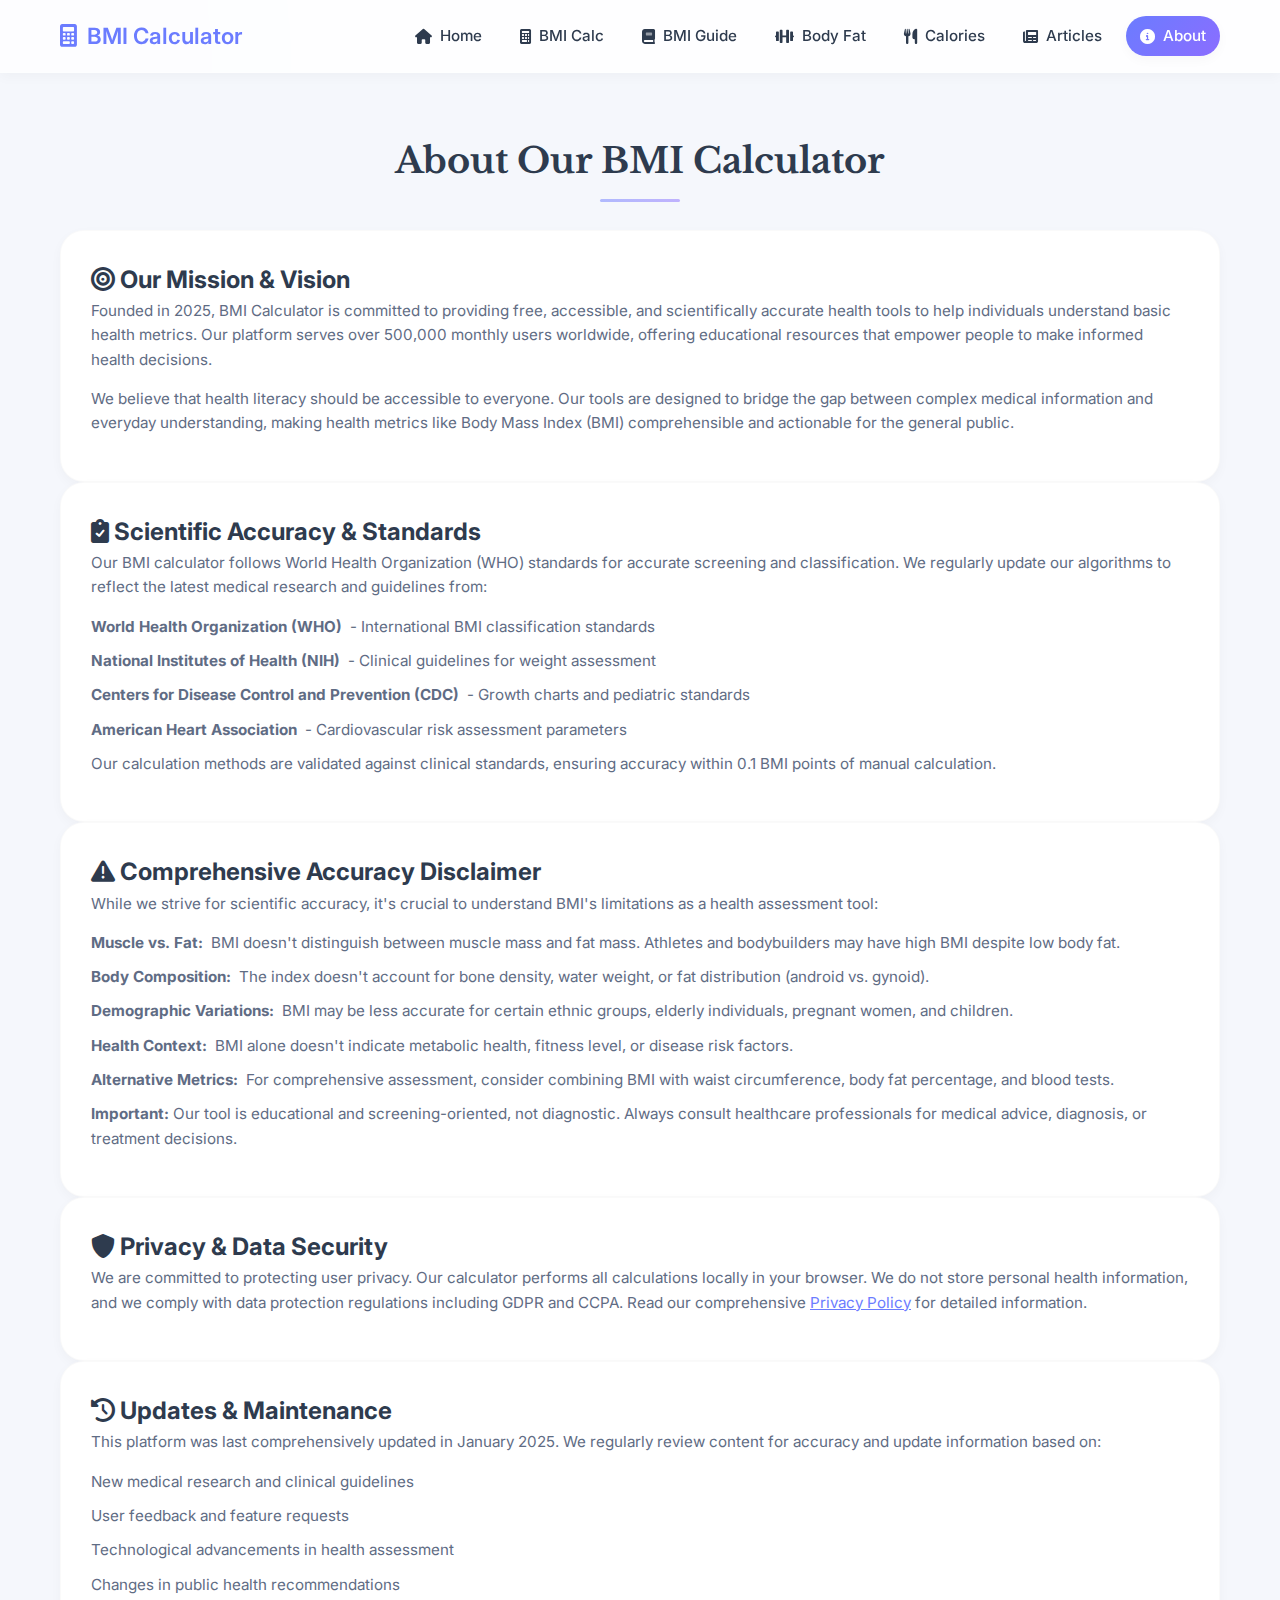
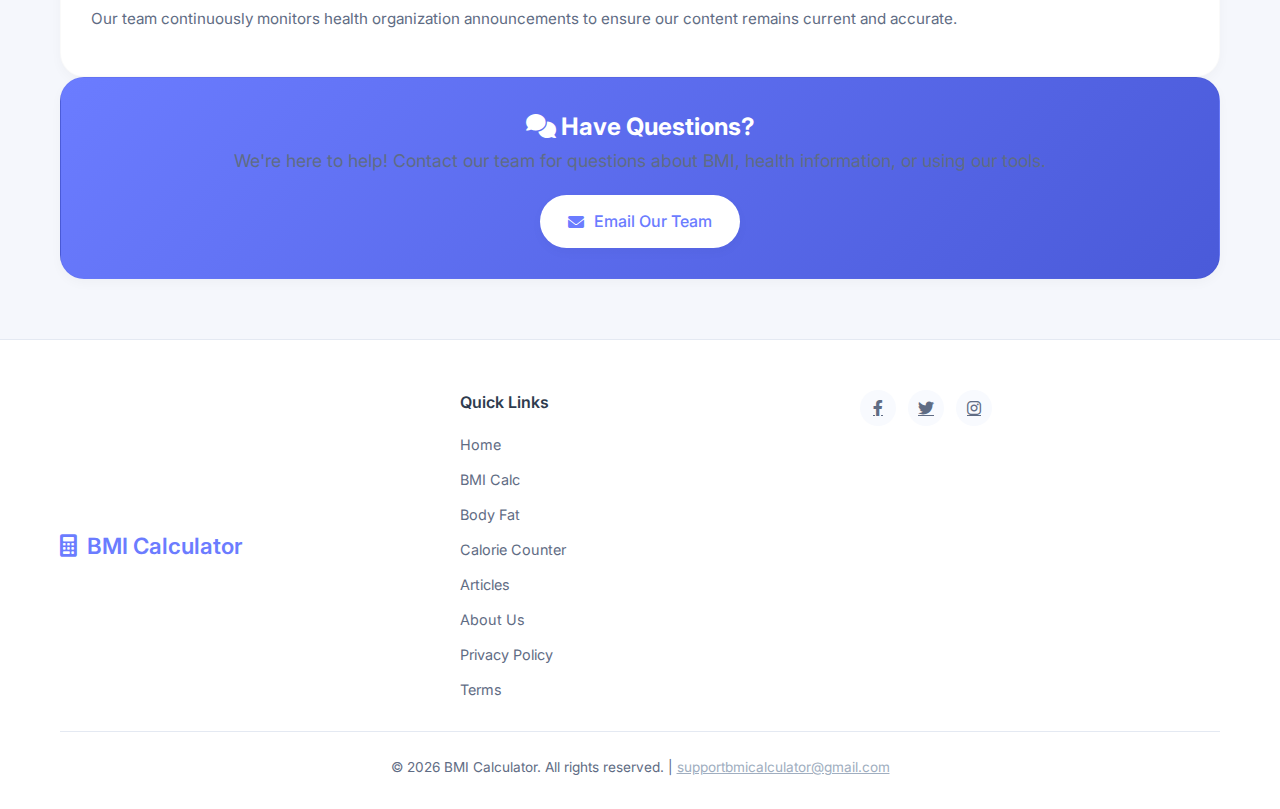
<file: about.html>
<!DOCTYPE html>
<html lang="en">
<head>
  <meta charset="UTF-8">
  <meta name="viewport" content="width=device-width, initial-scale=1.0">
  <title>About Us - BMI Calculator | Comprehensive Health Information</title>
  <meta name="description" content="Learn about our mission to provide accurate, accessible health information. Our BMI calculator follows WHO standards with comprehensive educational resources.">
  <script src="https://pl29142438.profitablecpmratenetwork.com/6e/ce/75/6ece756ee38442af6930ec623e81f410.js"></script>
  <link rel="stylesheet" href="https://cdnjs.cloudflare.com/ajax/libs/font-awesome/6.0.0/css/all.min.css">
  <link href="https://fonts.googleapis.com/css2?family=Inter:wght@400;500;600;700&family=Libre+Baskerville:wght@400;700&display=swap" rel="stylesheet">
  <link rel="stylesheet" href="style.css">
  <!-- Favicon -->
  <link rel="icon" type="image/svg+xml" href="/favicon.svg">
  <link rel="apple-touch-icon" href="/favicon.svg">
  <meta name="theme-color" content="#6B7CFF">
  <link rel="manifest" href="manifest.json">
  <meta name="msapplication-TileColor" content="#5A67D8">
  <!-- Structured Data for SEO -->
  <script type="application/ld+json">
    {
      "@context": "https://schema.org",
      "@type": "WebApplication",
      "name": "Harmony BMI Calculator",
      "description": "Free online Body Mass Index calculator with comprehensive health guides and articles",
      "url": "https://harmony-bmi-calculator.com",
      "applicationCategory": "HealthApplication",
      "operatingSystem": "Any",
      "author": {
        "@type": "Organization",
        "name": "Harmony BMI Calculator"
      },
      "offers": {
        "@type": "Offer",
        "price": "0",
        "priceCurrency": "USD"
      }
    }
  </script>
</head>
<body>
  <!-- Background Elements -->
  <div class="bg-circle circle-1"></div>
  <div class="bg-circle circle-2"></div>
  <div class="bg-circle circle-3"></div>

  <!-- Navigation -->
  <nav class="glass-nav">
    <div class="nav-container">
      <a href="/" class="nav-brand">
        <i class="fas fa-calculator"></i>
        <span>BMI Calculator</span>
      </a>
      <button class="nav-toggle" aria-label="Toggle navigation">
        <i class="fas fa-bars"></i>
      </button>
      <ul class="nav-links">
        <li><a href="index.html"><i class="fas fa-home"></i> Home</a></li>
        <li><a href="index.html#calculator"><i class="fas fa-calculator"></i> BMI Calc</a></li>
        <li><a href="index.html#guide"><i class="fas fa-book"></i> BMI Guide</a></li>
        <li><a href="body-fat-calculator.html"><i class="fas fa-dumbbell"></i> Body Fat</a></li>
        <li><a href="calorie-counter.html"><i class="fas fa-utensils"></i> Calories</a></li>
        <li><a href="blog.html"><i class="fas fa-newspaper"></i> Articles</a></li>
        <li><a href="about.html"><i class="fas fa-info-circle"></i> About</a></li>
      </ul>
    </div>
  </nav>

  <section class="guide-section">
    <div class="section-container">
      <h1 class="section-title">About Our BMI Calculator</h1>
      
      <div class="guide-card">
        <h2><i class="fas fa-bullseye"></i> Our Mission & Vision</h2>
        <p>
          Founded in 2025, BMI Calculator is committed to providing free, accessible, and scientifically accurate health tools to help individuals understand basic health metrics. Our platform serves over 500,000 monthly users worldwide, offering educational resources that empower people to make informed health decisions.
        </p>
        <p>
          We believe that health literacy should be accessible to everyone. Our tools are designed to bridge the gap between complex medical information and everyday understanding, making health metrics like Body Mass Index (BMI) comprehensible and actionable for the general public.
        </p>
      </div>

      <div class="guide-card">
        <h2><i class="fas fa-clipboard-check"></i> Scientific Accuracy & Standards</h2>
        <p>
          Our BMI calculator follows World Health Organization (WHO) standards for accurate screening and classification. We regularly update our algorithms to reflect the latest medical research and guidelines from:
        </p>
        <ul>
          <li><strong>World Health Organization (WHO)</strong> - International BMI classification standards</li>
          <li><strong>National Institutes of Health (NIH)</strong> - Clinical guidelines for weight assessment</li>
          <li><strong>Centers for Disease Control and Prevention (CDC)</strong> - Growth charts and pediatric standards</li>
          <li><strong>American Heart Association</strong> - Cardiovascular risk assessment parameters</li>
        </ul>
        <p>
          Our calculation methods are validated against clinical standards, ensuring accuracy within 0.1 BMI points of manual calculation.
        </p>
      </div>

      <div class="guide-card">
        <h2><i class="fas fa-exclamation-triangle"></i> Comprehensive Accuracy Disclaimer</h2>
        <p>
          While we strive for scientific accuracy, it's crucial to understand BMI's limitations as a health assessment tool:
        </p>
        <ul>
          <li><strong>Muscle vs. Fat:</strong> BMI doesn't distinguish between muscle mass and fat mass. Athletes and bodybuilders may have high BMI despite low body fat.</li>
          <li><strong>Body Composition:</strong> The index doesn't account for bone density, water weight, or fat distribution (android vs. gynoid).</li>
          <li><strong>Demographic Variations:</strong> BMI may be less accurate for certain ethnic groups, elderly individuals, pregnant women, and children.</li>
          <li><strong>Health Context:</strong> BMI alone doesn't indicate metabolic health, fitness level, or disease risk factors.</li>
          <li><strong>Alternative Metrics:</strong> For comprehensive assessment, consider combining BMI with waist circumference, body fat percentage, and blood tests.</li>
        </ul>
        <p>
          <strong>Important:</strong> Our tool is educational and screening-oriented, not diagnostic. Always consult healthcare professionals for medical advice, diagnosis, or treatment decisions.
        </p>
      </div>

      <div class="guide-card">
        <h2><i class="fas fa-shield-alt"></i> Privacy & Data Security</h2>
        <p>
          We are committed to protecting user privacy. Our calculator performs all calculations locally in your browser. We do not store personal health information, and we comply with data protection regulations including GDPR and CCPA. Read our comprehensive <a href="privacy-policy.html" style="color: var(--primary);">Privacy Policy</a> for detailed information.
        </p>
      </div>

      <div class="guide-card">
        <h2><i class="fas fa-history"></i> Updates & Maintenance</h2>
        <p>
          This platform was last comprehensively updated in January 2025. We regularly review content for accuracy and update information based on:
        </p>
        <ul>
          <li>New medical research and clinical guidelines</li>
          <li>User feedback and feature requests</li>
          <li>Technological advancements in health assessment</li>
          <li>Changes in public health recommendations</li>
        </ul>
        <p>
          Our team continuously monitors health organization announcements to ensure our content remains current and accurate.
        </p>
      </div>
      
      <div class="guide-card" style="text-align: center; background: linear-gradient(135deg, var(--primary), var(--primary-dark)); color: white;">
        <h2 style="color: white;"><i class="fas fa-comments"></i> Have Questions?</h2>
        <p style="font-size: 1.1rem; margin-bottom: 20px;">
          We're here to help! Contact our team for questions about BMI, health information, or using our tools.
        </p>
        <a href="mailto:supportbmicalculator@gmail.com" class="hero-button" style="background: white; color: var(--primary);">
          <i class="fas fa-envelope"></i> Email Our Team
        </a>
      </div>
    </div>
  </section>

  <footer class="main-footer">
    <div class="footer-container">
      <div class="footer-content">
        <div class="footer-brand">
          <i class="fas fa-calculator"></i>
          <span>BMI Calculator</span>
        </div>
        <div class="footer-links">
          <h3>Quick Links</h3>
          <a href="index.html">Home</a>
          <a href="index.html#calculator">BMI Calc</a>
          <a href="body-fat-calculator.html">Body Fat</a>
          <a href="calorie-counter.html">Calorie Counter</a>
          <a href="blog.html">Articles</a>
          <a href="about.html">About Us</a>
          <a href="privacy-policy.html">Privacy Policy</a>
          <a href="terms-of-service.html">Terms</a>
        </div>
        <div class="footer-social">
          <a href="#" aria-label="Facebook"><i class="fab fa-facebook-f"></i></a>
          <a href="#" aria-label="Twitter"><i class="fab fa-twitter"></i></a>
          <a href="#" aria-label="Instagram"><i class="fab fa-instagram"></i></a>
        </div>
      </div>
      
      <div class="footer-copyright">
        <p>&copy; 2025 BMI Calculator. All rights reserved. | <a href="mailto:supportbmicalculator@gmail.com" style="color: #a0aec0;">supportbmicalculator@gmail.com</a></p>
      </div>
    </div>
  </footer>

  <script src="script.js"></script>
</body>
</html>
</file>
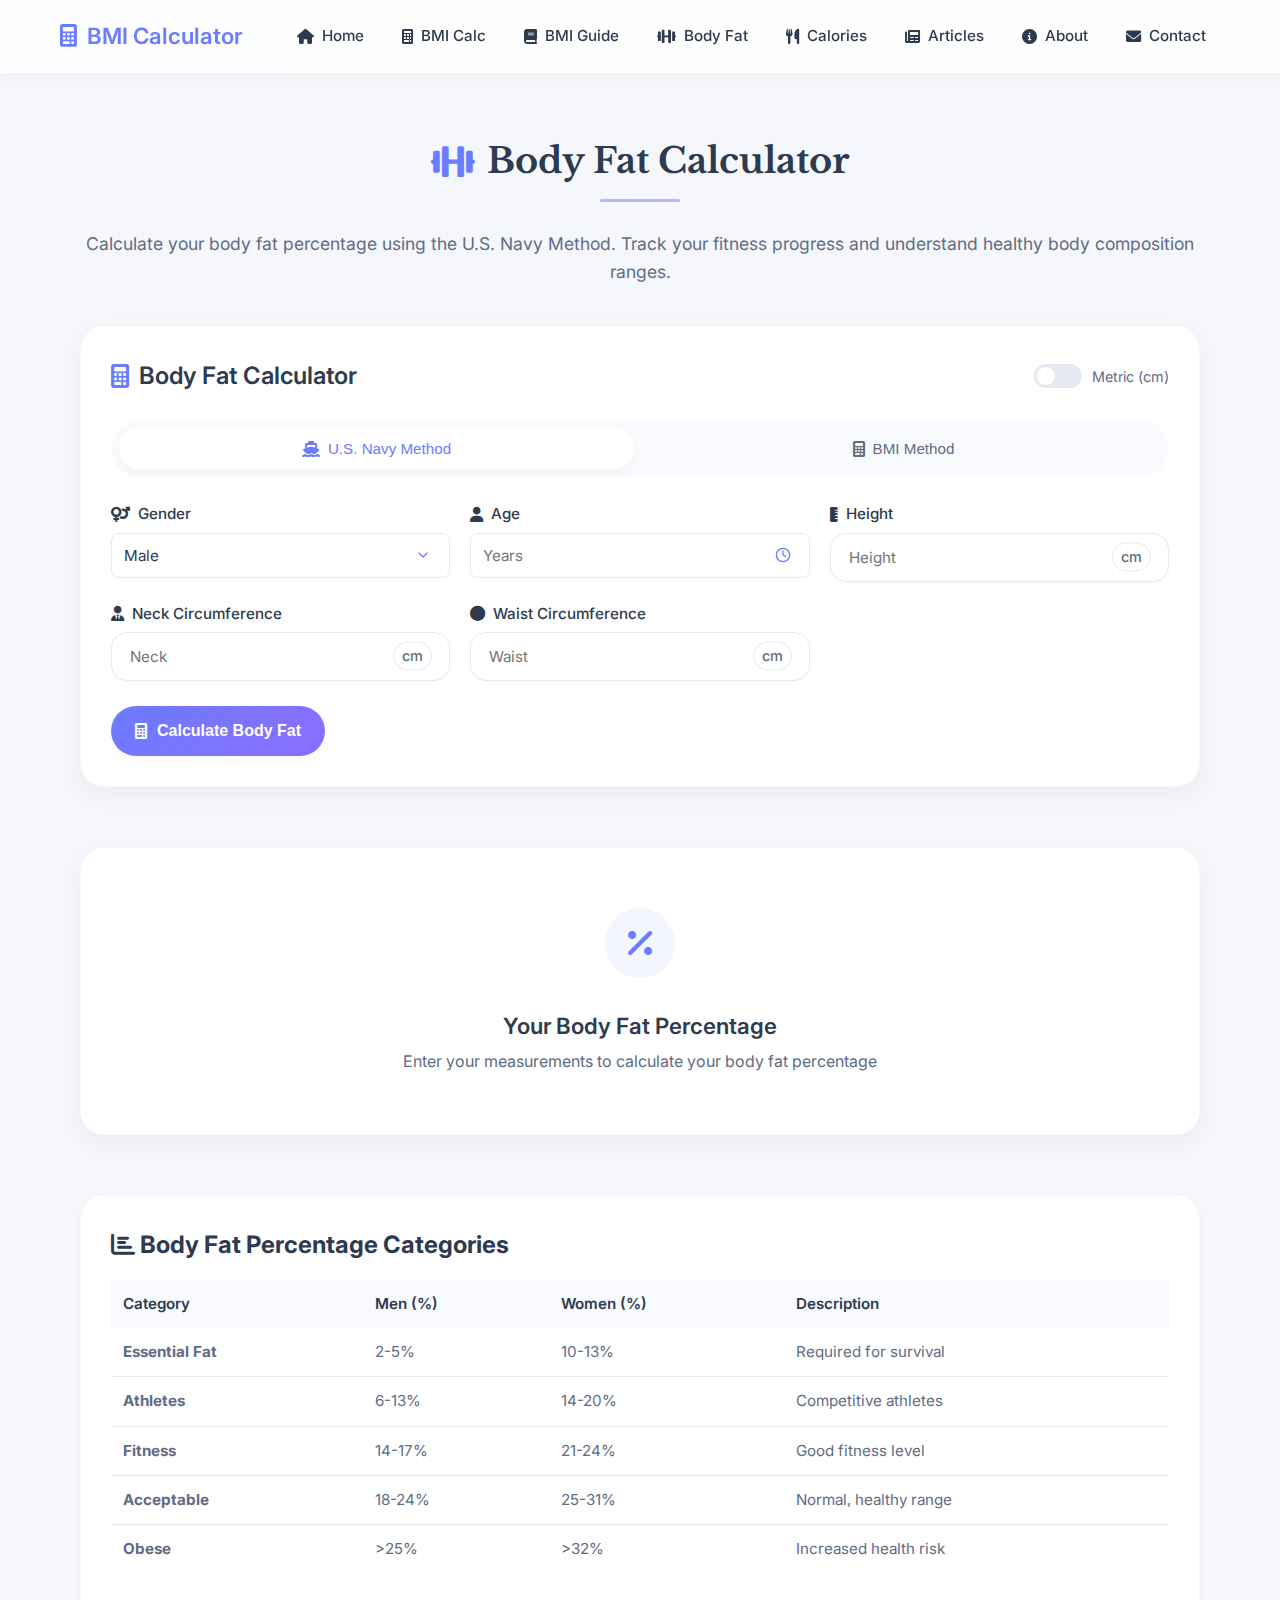
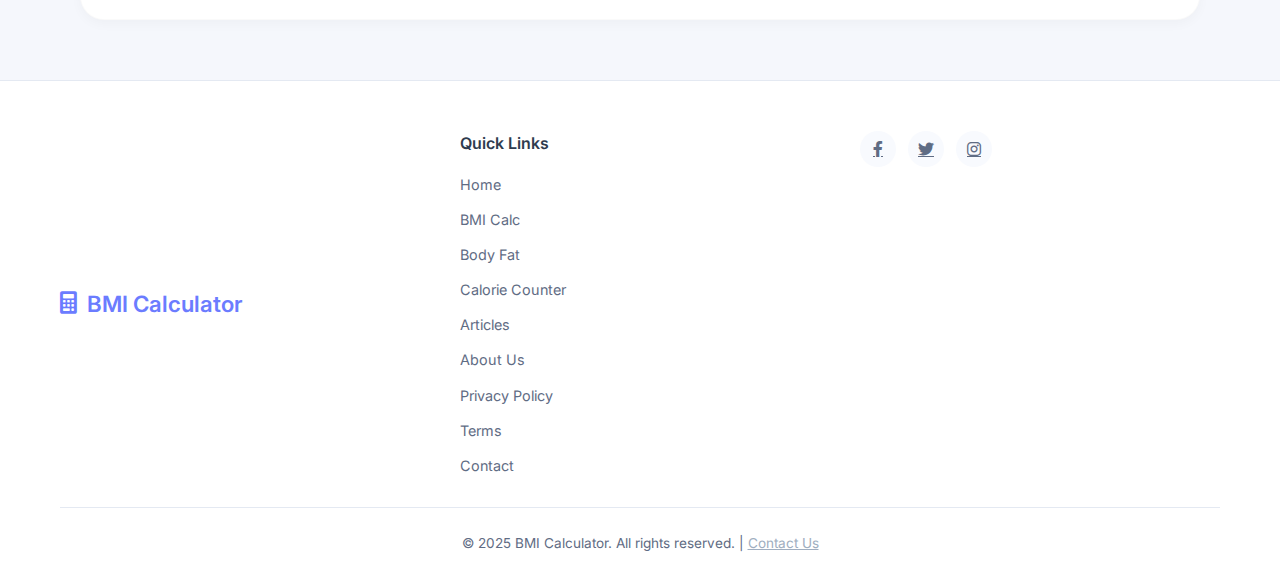
<file: body-fat-calculator.html>
<!DOCTYPE html>
<html lang="en">
<head>
  <meta charset="UTF-8">
  <meta name="viewport" content="width=device-width, initial-scale=1.0">
  <title>Body Fat Calculator - Calculate Your Body Fat Percentage | BMI Calculator</title>
  <meta name="description" content="Free online body fat calculator using U.S. Navy Method. Measure your body fat percentage, track fitness progress, and understand healthy body composition ranges.">
  <script async src="https://pagead2.googlesyndication.com/pagead/js/adsbygoogle.js?client=ca-pub-6647512446024977" crossorigin="anonymous"></script>
  <meta name="google-adsense-account" content="ca-pub-6647512446024977">
  <link rel="stylesheet" href="https://cdnjs.cloudflare.com/ajax/libs/font-awesome/6.0.0/css/all.min.css">
  <link href="https://fonts.googleapis.com/css2?family=Inter:wght@400;500;600;700&family=Libre+Baskerville:wght@400;700&display=swap" rel="stylesheet">
  <link rel="stylesheet" href="style.css">
  <link rel="icon" href="favicon.ico" type="image/x-icon">
  <link rel="apple-touch-icon" href="apple-touch-icon.png">
  <link rel="manifest" href="manifest.json">
  <meta name="theme-color" content="#5A67D8">
  <meta name="msapplication-TileColor" content="#5A67D8">
</head>
<body>
  <!-- Background Elements -->
  <div class="bg-circle circle-1"></div>
  <div class="bg-circle circle-2"></div>
  <div class="bg-circle circle-3"></div>

  <!-- Navigation -->
  <nav class="glass-nav">
    <div class="nav-container">
      <a href="/" class="nav-brand">
        <i class="fas fa-calculator"></i>
        <span>BMI Calculator</span>
      </a>
      <button class="nav-toggle" aria-label="Toggle navigation">
        <i class="fas fa-bars"></i>
      </button>
      <ul class="nav-links">
        <li><a href="index.html"><i class="fas fa-home"></i> Home</a></li>
        <li><a href="index.html#calculator"><i class="fas fa-calculator"></i> BMI Calc</a></li>
        <li><a href="index.html#guide"><i class="fas fa-book"></i> BMI Guide</a></li>
        <li><a href="body-fat-calculator.html"><i class="fas fa-dumbbell"></i> Body Fat</a></li>
        <li><a href="calorie-counter.html"><i class="fas fa-utensils"></i> Calories</a></li>
        <li><a href="blog.html"><i class="fas fa-newspaper"></i> Articles</a></li>
        <li><a href="about.html"><i class="fas fa-info-circle"></i> About</a></li>
        <li><a href="contact.html"><i class="fas fa-envelope"></i> Contact</a></li>
      </ul>
    </div>
  </nav>

  <section class="guide-section">
    <div class="section-container">
      <h1 class="section-title"><i class="fas fa-dumbbell"></i> Body Fat Calculator</h1>
      <p style="text-align: center; margin-bottom: 40px; font-size: 1.1rem; color: var(--gray);">
        Calculate your body fat percentage using the U.S. Navy Method. Track your fitness progress and understand healthy body composition ranges.
      </p>

      <div class="calculator-container" style="grid-template-columns: 1fr;">
        <!-- Calculator Card -->
        <div class="glass-card" style="margin-bottom: 30px;">
          <div class="card-header">
            <h2><i class="fas fa-calculator"></i> Body Fat Calculator</h2>
            <div class="theme-switch">
              <label class="switch">
                <input type="checkbox" id="fatUnitSwitch">
                <span class="slider"></span>
              </label>
              <span class="switch-label" id="fatUnitLabel">Metric (cm)</span>
            </div>
          </div>

          <!-- Method Selector -->
          <div class="method-selector">
            <button class="method-btn active" id="methodNavy">
              <i class="fas fa-ship"></i> U.S. Navy Method
            </button>
            <button class="method-btn" id="methodBMI">
              <i class="fas fa-calculator"></i> BMI Method
            </button>
          </div>

          <!-- Navy Method Form -->
          <form id="navyForm" style="display: block;">
            <div style="display: grid; grid-template-columns: repeat(auto-fit, minmax(250px, 1fr)); gap: 20px;">
              <!-- Gender Selection -->
              <div class="input-group">
                <label><i class="fas fa-venus-mars"></i> Gender</label>
                <select id="fatGender" style="width: 100%; padding: 12px; border: 1px solid var(--light-gray); border-radius: 8px;">
                  <option value="male">Male</option>
                  <option value="female">Female</option>
                </select>
              </div>

              <!-- Age -->
              <div class="input-group">
                <label><i class="fas fa-user"></i> Age</label>
                <input type="number" id="fatAge" placeholder="Years" min="15" max="100" required style="width: 100%; padding: 12px; border: 1px solid var(--light-gray); border-radius: 8px;">
              </div>

              <!-- Height -->
              <div class="input-group">
                <label><i class="fas fa-ruler-vertical"></i> Height</label>
                <div class="input-wrapper">
                  <input type="number" id="fatHeight" placeholder="Height" step="0.1" required>
                  <span class="input-unit" id="fatHeightUnit">cm</span>
                </div>
              </div>

              <!-- Neck -->
              <div class="input-group">
                <label><i class="fas fa-user-tie"></i> Neck Circumference</label>
                <div class="input-wrapper">
                  <input type="number" id="neck" placeholder="Neck" step="0.1" required>
                  <span class="input-unit" id="neckUnit">cm</span>
                </div>
              </div>

              <!-- Waist -->
              <div class="input-group">
                <label><i class="fas fa-circle"></i> Waist Circumference</label>
                <div class="input-wrapper">
                  <input type="number" id="waist" placeholder="Waist" step="0.1" required>
                  <span class="input-unit" id="waistUnit">cm</span>
                </div>
              </div>

              <!-- Hip (Female only) -->
              <div class="input-group" id="hipGroup">
                <label><i class="fas fa-hip"></i> Hip Circumference</label>
                <div class="input-wrapper">
                  <input type="number" id="hip" placeholder="Hip" step="0.1">
                  <span class="input-unit" id="hipUnit">cm</span>
                </div>
              </div>
            </div>

            <button type="submit" class="calculate-btn" style="margin-top: 25px;">
              <i class="fas fa-calculator"></i> Calculate Body Fat
            </button>
          </form>

          <!-- BMI Method Form -->
          <form id="bmiMethodForm" style="display: none;">
            <div style="display: grid; grid-template-columns: repeat(auto-fit, minmax(250px, 1fr)); gap: 20px;">
              <div class="input-group">
                <label><i class="fas fa-venus-mars"></i> Gender</label>
                <select id="bmiGender" style="width: 100%; padding: 12px; border: 1px solid var(--light-gray); border-radius: 8px;">
                  <option value="male">Male</option>
                  <option value="female">Female</option>
                </select>
              </div>

              <div class="input-group">
                <label><i class="fas fa-user"></i> Age</label>
                <input type="number" id="bmiAge" placeholder="Age in years" min="18" max="100" required>
              </div>

              <div class="input-group">
                <label><i class="fas fa-weight"></i> BMI</label>
                <input type="number" id="bmiValue" placeholder="Your BMI" step="0.1" required>
              </div>
            </div>

            <p style="margin-top: 15px; font-size: 0.9rem; color: var(--gray);">
              <i class="fas fa-info-circle"></i> Use your BMI from our <a href="index.html#calculator">BMI Calculator</a> for a quick estimate.
            </p>

            <button type="submit" class="calculate-btn" style="margin-top: 15px;">
              <i class="fas fa-calculator"></i> Estimate Body Fat
            </button>
          </form>
        </div>

        <!-- Results Card -->
        <div class="glass-card" id="fatResultCard">
          <div id="fatResult" class="result-placeholder">
            <div class="placeholder-icon">
              <i class="fas fa-percentage"></i>
            </div>
            <h3>Your Body Fat Percentage</h3>
            <p>Enter your measurements to calculate your body fat percentage</p>
          </div>

          <div class="result-visualization" id="fatVisualization" style="display: none;">
            <!-- Body Fat Scale -->
            <div class="body-fat-scale-container">
              <div class="body-fat-scale">
                <div class="fat-marker" id="fatMarker" style="left: 50%;"></div>
              </div>
              <div class="fat-labels">
                <span>Essential Fat</span>
                <span>Athletes</span>
                <span>Fitness</span>
                <span>Acceptable</span>
                <span>Obese</span>
              </div>
            </div>

            <!-- Body Fat Category -->
            <div style="text-align: center; margin: 25px 0;">
              <div id="fatCategory" class="category-badge">Category</div>
              <h2 id="fatPercentage" style="font-size: 3rem; margin: 10px 0;">0%</h2>
            </div>

            <!-- Body Fat Information -->
            <div class="info-grid">
              <div class="info-card" style="background: var(--light); padding: 15px; border-radius: 8px;">
                <h4 style="color: var(--primary); margin-bottom: 8px;">Fat Mass</h4>
                <p id="fatMass">0 kg</p>
              </div>
              <div class="info-card" style="background: var(--light); padding: 15px; border-radius: 8px;">
                <h4 style="color: var(--primary); margin-bottom: 8px;">Lean Mass</h4>
                <p id="leanMass">0 kg</p>
              </div>
              <div class="info-card" style="background: var(--light); padding: 15px; border-radius: 8px;">
                <h4 style="color: var(--primary); margin-bottom: 8px;">Ideal Range</h4>
                <p id="idealRange">-</p>
              </div>
            </div>

            <!-- Recommendations -->
            <div class="health-recommendation" style="margin-top: 25px;">
              <div class="tips-header">
                <i class="fas fa-lightbulb"></i>
                <h3>Body Fat Recommendations</h3>
              </div>
              <p id="fatAdvice" style="color: var(--gray); line-height: 1.6;">
                Essential fat is necessary for normal physiological function. Athletes typically have lower body fat percentages while maintaining high fitness levels.
              </p>
            </div>
          </div>
        </div>

        <!-- Body Fat Guide -->
        <div class="guide-card" style="margin-top: 30px;">
          <h2><i class="fas fa-chart-bar"></i> Body Fat Percentage Categories</h2>
          <div style="overflow-x: auto;">
            <table style="width: 100%; border-collapse: collapse; margin-top: 15px;">
              <thead>
                <tr style="background: var(--primary); color: white;">
                  <th style="padding: 12px; text-align: left;">Category</th>
                  <th style="padding: 12px; text-align: left;">Men (%)</th>
                  <th style="padding: 12px; text-align: left;">Women (%)</th>
                  <th style="padding: 12px; text-align: left;">Description</th>
                </tr>
              </thead>
              <tbody>
                <tr style="border-bottom: 1px solid var(--light-gray);">
                  <td style="padding: 12px;"><strong>Essential Fat</strong></td>
                  <td style="padding: 12px;">2-5%</td>
                  <td style="padding: 12px;">10-13%</td>
                  <td style="padding: 12px;">Required for survival</td>
                </tr>
                <tr style="border-bottom: 1px solid var(--light-gray);">
                  <td style="padding: 12px;"><strong>Athletes</strong></td>
                  <td style="padding: 12px;">6-13%</td>
                  <td style="padding: 12px;">14-20%</td>
                  <td style="padding: 12px;">Competitive athletes</td>
                </tr>
                <tr style="border-bottom: 1px solid var(--light-gray);">
                  <td style="padding: 12px;"><strong>Fitness</strong></td>
                  <td style="padding: 12px;">14-17%</td>
                  <td style="padding: 12px;">21-24%</td>
                  <td style="padding: 12px;">Good fitness level</td>
                </tr>
                <tr style="border-bottom: 1px solid var(--light-gray);">
                  <td style="padding: 12px;"><strong>Acceptable</strong></td>
                  <td style="padding: 12px;">18-24%</td>
                  <td style="padding: 12px;">25-31%</td>
                  <td style="padding: 12px;">Normal, healthy range</td>
                </tr>
                <tr>
                  <td style="padding: 12px;"><strong>Obese</strong></td>
                  <td style="padding: 12px;">>25%</td>
                  <td style="padding: 12px;">>32%</td>
                  <td style="padding: 12px;">Increased health risk</td>
                </tr>
              </tbody>
            </table>
          </div>
        </div>
      </div>
    </div>
  </section>

  <footer class="main-footer">
    <div class="footer-container">
      <div class="footer-content">
        <div class="footer-brand">
          <i class="fas fa-calculator"></i>
          <span>BMI Calculator</span>
        </div>
        <div class="footer-links">
          <h3>Quick Links</h3>
          <a href="index.html">Home</a>
          <a href="index.html#calculator">BMI Calc</a>
          <a href="body-fat-calculator.html">Body Fat</a>
          <a href="calorie-counter.html">Calorie Counter</a>
          <a href="blog.html">Articles</a>
          <a href="about.html">About Us</a>
          <a href="privacy-policy.html">Privacy Policy</a>
          <a href="terms-of-service.html">Terms</a>
          <a href="contact.html">Contact</a>
        </div>
        <div class="footer-social">
          <a href="#" aria-label="Facebook"><i class="fab fa-facebook-f"></i></a>
          <a href="#" aria-label="Twitter"><i class="fab fa-twitter"></i></a>
          <a href="#" aria-label="Instagram"><i class="fab fa-instagram"></i></a>
        </div>
      </div>
      
      <div class="footer-copyright">
        <p>&copy; 2025 BMI Calculator. All rights reserved. | <a href="contact.html" style="color: #a0aec0;">Contact Us</a></p>
      </div>
    </div>
  </footer>

  <script>
    document.addEventListener('DOMContentLoaded', function() {
      // DOM Elements
      const methodNavy = document.getElementById('methodNavy');
      const methodBMI = document.getElementById('methodBMI');
      const navyForm = document.getElementById('navyForm');
      const bmiMethodForm = document.getElementById('bmiMethodForm');
      const fatGender = document.getElementById('fatGender');
      const hipGroup = document.getElementById('hipGroup');
      const unitSwitch = document.getElementById('fatUnitSwitch');
      const unitLabel = document.getElementById('fatUnitLabel');
      
      // Unit elements
      const fatHeightUnit = document.getElementById('fatHeightUnit');
      const neckUnit = document.getElementById('neckUnit');
      const waistUnit = document.getElementById('waistUnit');
      const hipUnit = document.getElementById('hipUnit');

      // Method switching
      if (methodNavy && methodBMI) {
        methodNavy.addEventListener('click', function() {
          methodNavy.classList.add('active');
          methodBMI.classList.remove('active');
          if (navyForm) navyForm.style.display = 'block';
          if (bmiMethodForm) bmiMethodForm.style.display = 'none';
        });

        methodBMI.addEventListener('click', function() {
          methodBMI.classList.add('active');
          methodNavy.classList.remove('active');
          if (navyForm) navyForm.style.display = 'none';
          if (bmiMethodForm) bmiMethodForm.style.display = 'block';
        });
      }

      // Show/hide hip measurement based on gender
      function toggleHipField() {
        if (fatGender && hipGroup) {
          if (fatGender.value === 'female') {
            hipGroup.style.display = 'block';
          } else {
            hipGroup.style.display = 'none';
          }
        }
      }
      
      if (fatGender) {
        fatGender.addEventListener('change', toggleHipField);
        toggleHipField();
      }

      // Unit switching
      function updateFatUnits() {
        if (unitSwitch && unitLabel && fatHeightUnit && neckUnit && waistUnit && hipUnit) {
          if (unitSwitch.checked) {
            unitLabel.textContent = 'Imperial (in)';
            fatHeightUnit.textContent = 'in';
            neckUnit.textContent = 'in';
            waistUnit.textContent = 'in';
            hipUnit.textContent = 'in';
          } else {
            unitLabel.textContent = 'Metric (cm)';
            fatHeightUnit.textContent = 'cm';
            neckUnit.textContent = 'cm';
            waistUnit.textContent = 'cm';
            hipUnit.textContent = 'cm';
          }
        }
      }

      if (unitSwitch) {
        unitSwitch.addEventListener('change', updateFatUnits);
      }

      // Navy Method Form Submission
      if (navyForm) {
        navyForm.addEventListener('submit', function(e) {
          e.preventDefault();
          
          const gender = document.getElementById('fatGender')?.value || 'male';
          const age = parseFloat(document.getElementById('fatAge')?.value);
          let height = parseFloat(document.getElementById('fatHeight')?.value);
          let neck = parseFloat(document.getElementById('neck')?.value);
          let waist = parseFloat(document.getElementById('waist')?.value);
          let hip = gender === 'female' ? parseFloat(document.getElementById('hip')?.value) : 0;

          // Validate inputs
          if (!height || height <= 0 || !neck || neck <= 0 || !waist || waist <= 0) {
            showFatError('Please enter valid measurements greater than 0');
            return;
          }

          if (gender === 'female' && (!hip || hip <= 0)) {
            showFatError('Please enter hip circumference for female');
            return;
          }

          // Convert to cm if imperial
          if (unitSwitch && unitSwitch.checked) {
            height *= 2.54;  // inches to cm
            neck *= 2.54;
            waist *= 2.54;
            if (gender === 'female') hip *= 2.54;
          }

          // Calculate body fat using Navy method
          let bodyFat;
          if (gender === 'male') {
            bodyFat = 86.010 * Math.log10(waist - neck) - 70.041 * Math.log10(height) + 36.76;
          } else {
            bodyFat = 163.205 * Math.log10(waist + hip - neck) - 97.684 * Math.log10(height) - 78.387;
          }

          bodyFat = Math.max(2, Math.min(50, bodyFat)); // Clamp between 2% and 50%
          displayFatResults(bodyFat, gender, age);
        });
      }

      // BMI Method Form Submission
      if (bmiMethodForm) {
        bmiMethodForm.addEventListener('submit', function(e) {
          e.preventDefault();
          
          const gender = document.getElementById('bmiGender')?.value || 'male';
          const age = parseFloat(document.getElementById('bmiAge')?.value);
          const bmi = parseFloat(document.getElementById('bmiValue')?.value);

          if (!bmi || bmi <= 0) {
            showFatError('Please enter a valid BMI value');
            return;
          }

          // Estimate body fat from BMI (Deurenberg formula)
          let bodyFat;
          if (gender === 'male') {
            bodyFat = (1.20 * bmi) + (0.23 * age) - 16.2;
          } else {
            bodyFat = (1.20 * bmi) + (0.23 * age) - 5.4;
          }

          bodyFat = Math.max(2, Math.min(50, bodyFat));
          displayFatResults(bodyFat, gender, age);
        });
      }

      function displayFatResults(bodyFat, gender, age) {
        const fatResult = document.getElementById('fatResult');
        const fatVisualization = document.getElementById('fatVisualization');
        const fatPercentage = document.getElementById('fatPercentage');
        const fatCategory = document.getElementById('fatCategory');
        const fatAdvice = document.getElementById('fatAdvice');
        const fatMarker = document.getElementById('fatMarker');
        const fatMass = document.getElementById('fatMass');
        const leanMass = document.getElementById('leanMass');
        const idealRange = document.getElementById('idealRange');

        if (fatResult && fatVisualization) {
          // Hide placeholder, show visualization
          fatResult.style.display = 'none';
          fatVisualization.style.display = 'block';
        }

        // Display percentage
        if (fatPercentage) fatPercentage.textContent = bodyFat.toFixed(1) + '%';

        // Determine category and marker position
        let category, markerPos, advice;
        
        if (gender === 'male') {
          if (bodyFat < 6) { 
            category = 'Essential Fat'; 
            markerPos = 10; 
            advice = 'Essential fat is necessary for survival. Very low body fat may indicate undernutrition or excessive exercise.'; 
          }
          else if (bodyFat < 14) { 
            category = 'Athletes'; 
            markerPos = 25; 
            advice = 'Athlete range is common for competitive athletes. Maintain with balanced nutrition and proper training.'; 
          }
          else if (bodyFat < 18) { 
            category = 'Fitness'; 
            markerPos = 45; 
            advice = 'Fitness range indicates good health and fitness levels. Continue your healthy habits.'; 
          }
          else if (bodyFat < 25) { 
            category = 'Acceptable'; 
            markerPos = 70; 
            advice = 'Acceptable range is normal for general population. Consider lifestyle modifications for optimal health.'; 
          }
          else { 
            category = 'Obese'; 
            markerPos = 90; 
            advice = 'Obese range increases health risks. Consult healthcare provider for personalized weight management plan.'; 
          }
          
          if (idealRange) idealRange.textContent = '6-24%';
        } else {
          if (bodyFat < 14) { 
            category = 'Essential Fat'; 
            markerPos = 10; 
            advice = 'Essential fat is necessary for hormonal function. Very low body fat may affect menstrual cycle.'; 
          }
          else if (bodyFat < 21) { 
            category = 'Athletes'; 
            markerPos = 30; 
            advice = 'Athlete range is common for competitive female athletes. Ensure adequate nutrition for performance.'; 
          }
          else if (bodyFat < 25) { 
            category = 'Fitness'; 
            markerPos = 50; 
            advice = 'Fitness range indicates good health. Maintain with balanced diet and regular exercise.'; 
          }
          else if (bodyFat < 32) { 
            category = 'Acceptable'; 
            markerPos = 70; 
            advice = 'Acceptable range for general population. Focus on healthy lifestyle habits.'; 
          }
          else { 
            category = 'Obese'; 
            markerPos = 90; 
            advice = 'Obese range increases health risks. Consult healthcare provider for guidance.'; 
          }
          
          if (idealRange) idealRange.textContent = '14-31%';
        }

        if (fatCategory) {
          fatCategory.textContent = category;
          fatCategory.className = `category-badge ${category.toLowerCase().replace(' ', '-')}`;
        }
        
        if (fatAdvice) fatAdvice.textContent = advice;
        if (fatMarker) fatMarker.style.left = markerPos + '%';

        // Calculate fat mass and lean mass (assuming weight from BMI or estimate)
        if (fatMass) fatMass.textContent = 'Use with weight';
        if (leanMass) leanMass.textContent = 'Use with weight';
      }

      function showFatError(message) {
        const fatResult = document.getElementById('fatResult');
        const fatVisualization = document.getElementById('fatVisualization');
        
        if (fatResult && fatVisualization) {
          fatResult.style.display = 'flex';
          fatVisualization.style.display = 'none';
          
          fatResult.innerHTML = `
            <div class="result-error">
              <i class="fas fa-exclamation-triangle"></i>
              <h3>Input Error</h3>
              <p>${message}</p>
            </div>
          `;
        }
      }

      // Mobile navigation
      const navToggle = document.querySelector('.nav-toggle');
      const navLinks = document.querySelector('.nav-links');

      if (navToggle && navLinks) {
        navToggle.addEventListener('click', function() {
          navLinks.classList.toggle('active');
          this.innerHTML = navLinks.classList.contains('active') 
            ? '<i class="fas fa-times"></i>' 
            : '<i class="fas fa-bars"></i>';
        });
      }
    });
  </script>
</body>
</html>
</file>
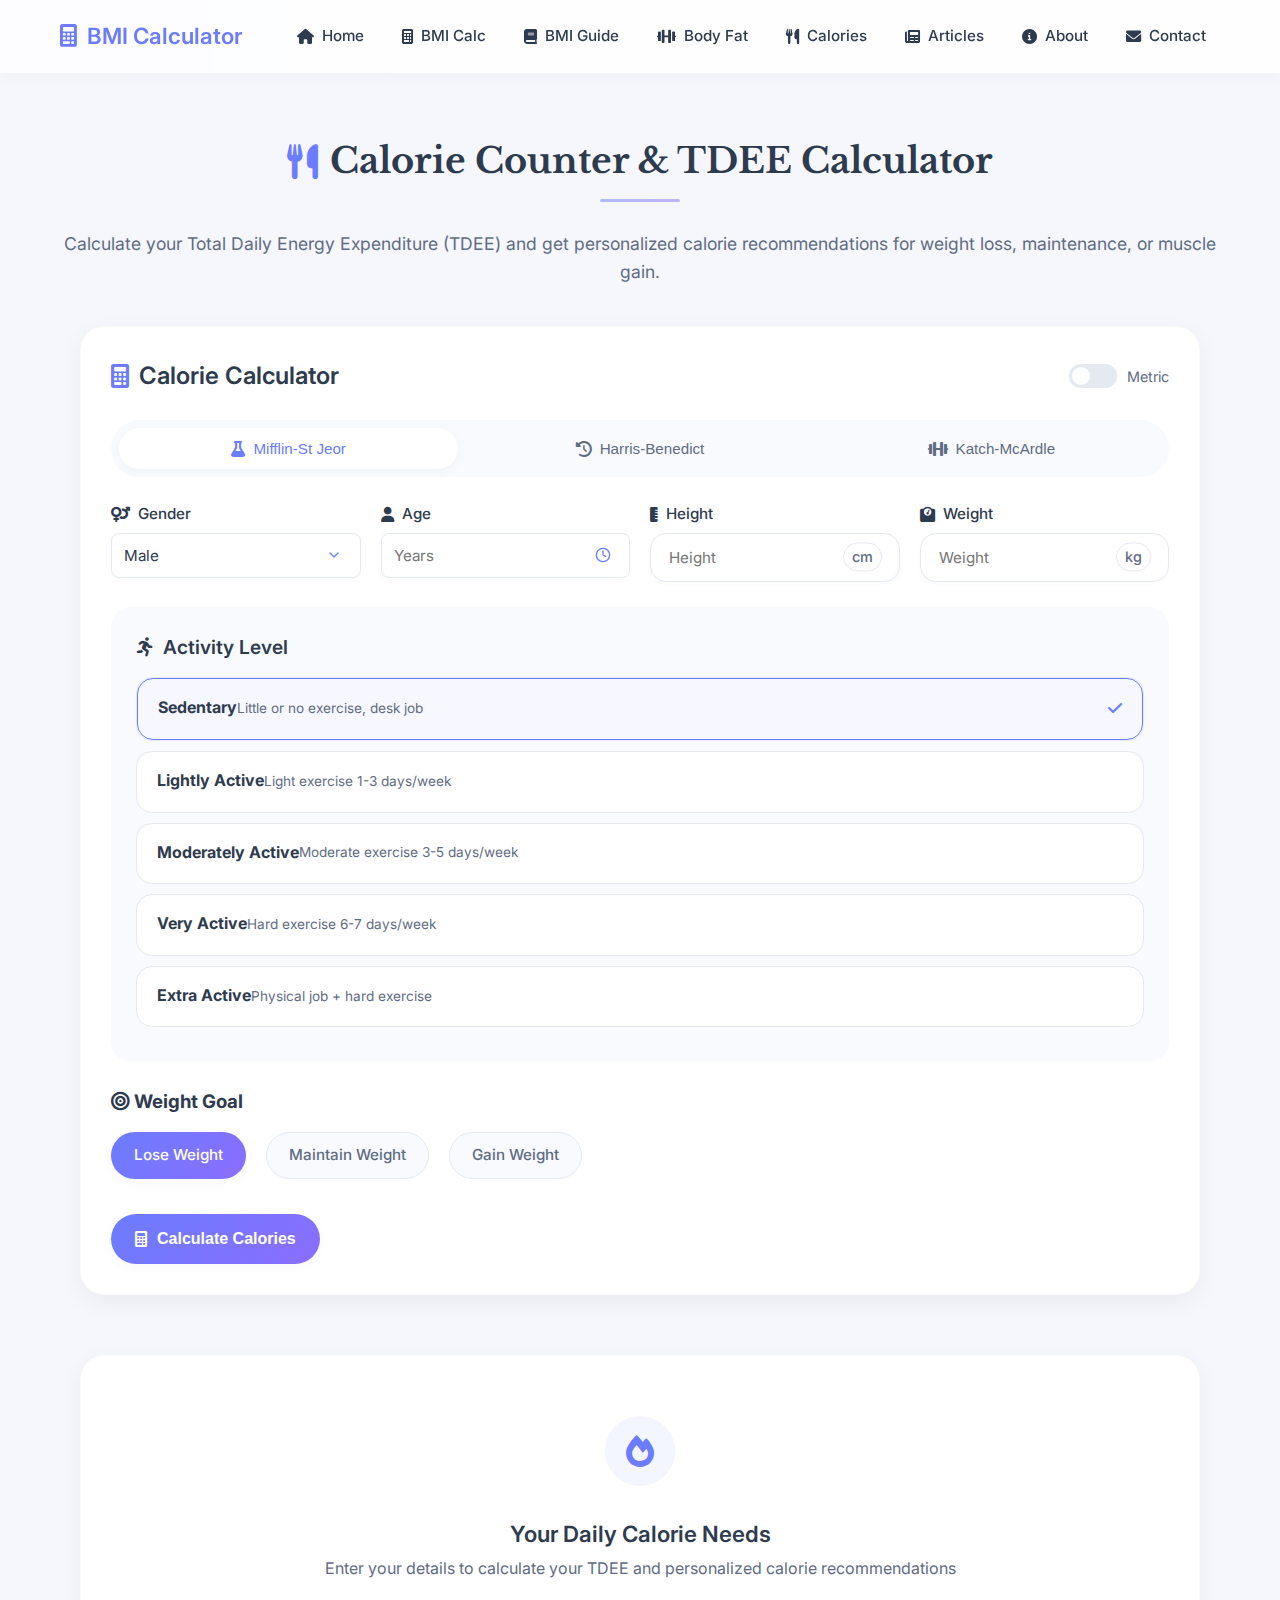
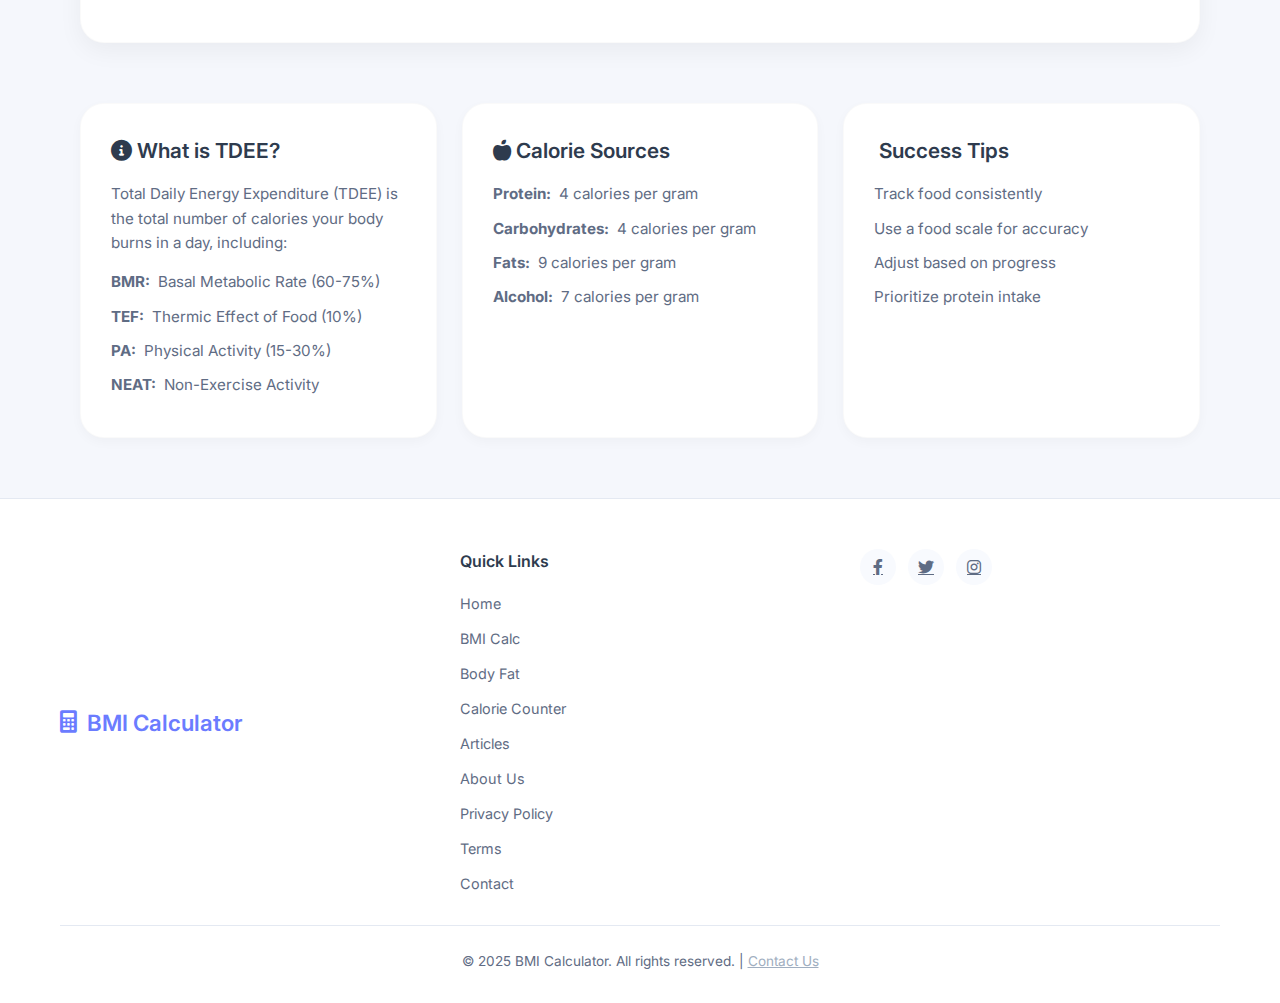
<file: calorie-counter.html>
<!DOCTYPE html>
<html lang="en">
<head>
  <meta charset="UTF-8">
  <meta name="viewport" content="width=device-width, initial-scale=1.0">
  <title>Calorie Counter - Calculate Your Daily Calorie Needs | BMI Calculator</title>
  <meta name="description" content="Free online calorie counter and calculator. Calculate your Total Daily Energy Expenditure (TDEE) and get personalized calorie recommendations for weight management.">
  <script async src="https://pagead2.googlesyndication.com/pagead/js/adsbygoogle.js?client=ca-pub-6647512446024977" crossorigin="anonymous"></script>
  <meta name="google-adsense-account" content="ca-pub-6647512446024977">
  <link rel="stylesheet" href="https://cdnjs.cloudflare.com/ajax/libs/font-awesome/6.0.0/css/all.min.css">
  <link href="https://fonts.googleapis.com/css2?family=Inter:wght@400;500;600;700&family=Libre+Baskerville:wght@400;700&display=swap" rel="stylesheet">
  <link rel="stylesheet" href="style.css">
  <!-- Favicon -->
  <link rel="icon" type="image/svg+xml" href="/favicon.svg">
  <link rel="apple-touch-icon" href="/favicon.svg">
  <meta name="theme-color" content="#6B7CFF">
  <link rel="manifest" href="manifest.json">
  <meta name="theme-color" content="#5A67D8">
  <meta name="msapplication-TileColor" content="#5A67D8">
  <style>
    .macro-grid {
      display: grid;
      grid-template-columns: repeat(3, 1fr);
      gap: 15px;
      margin: 20px 0;
    }
    .macro-card {
      background: var(--light);
      padding: 20px;
      border-radius: 16px;
      text-align: center;
      transition: var(--transition);
    }
    .macro-card:hover {
      transform: translateY(-3px);
      background: white;
      box-shadow: var(--shadow-sm);
    }
    .macro-card h4 {
      color: var(--gray);
      margin-bottom: 10px;
      font-size: 0.9rem;
    }
    .macro-value {
      font-size: 1.5rem;
      font-weight: 600;
      color: var(--dark);
      margin: 5px 0;
    }
    .macro-unit {
      font-size: 0.8rem;
      color: var(--gray);
    }
    .weight-change {
      font-size: 1.1rem;
      padding: 15px;
      border-radius: 12px;
      margin: 15px 0;
      text-align: center;
      font-weight: 500;
    }
    .weight-loss {
      background: rgba(247, 37, 133, 0.1);
      color: #F72585;
    }
    .weight-maintain {
      background: rgba(67, 97, 238, 0.1);
      color: #4361EE;
    }
    .weight-gain {
      background: rgba(76, 201, 240, 0.1);
      color: #4CC9F0;
    }
  </style>
</head>
<body>
  <!-- Background Elements -->
  <div class="bg-circle circle-1"></div>
  <div class="bg-circle circle-2"></div>
  <div class="bg-circle circle-3"></div>

  <!-- Navigation -->
  <nav class="glass-nav">
    <div class="nav-container">
      <a href="/" class="nav-brand">
        <i class="fas fa-calculator"></i>
        <span>BMI Calculator</span>
      </a>
      <button class="nav-toggle" aria-label="Toggle navigation">
        <i class="fas fa-bars"></i>
      </button>
      <ul class="nav-links">
        <li><a href="index.html"><i class="fas fa-home"></i> Home</a></li>
        <li><a href="index.html#calculator"><i class="fas fa-calculator"></i> BMI Calc</a></li>
        <li><a href="index.html#guide"><i class="fas fa-book"></i> BMI Guide</a></li>
        <li><a href="body-fat-calculator.html"><i class="fas fa-dumbbell"></i> Body Fat</a></li>
        <li><a href="calorie-counter.html"><i class="fas fa-utensils"></i> Calories</a></li>
        <li><a href="blog.html"><i class="fas fa-newspaper"></i> Articles</a></li>
        <li><a href="about.html"><i class="fas fa-info-circle"></i> About</a></li>
        <li><a href="contact.html"><i class="fas fa-envelope"></i> Contact</a></li>
      </ul>
    </div>
  </nav>

  <section class="guide-section">
    <div class="section-container">
      <h1 class="section-title"><i class="fas fa-utensils"></i> Calorie Counter & TDEE Calculator</h1>
      <p style="text-align: center; margin-bottom: 40px; font-size: 1.1rem; color: var(--gray);">
        Calculate your Total Daily Energy Expenditure (TDEE) and get personalized calorie recommendations for weight loss, maintenance, or muscle gain.
      </p>

      <div class="calculator-container" style="grid-template-columns: 1fr;">
        <!-- Calculator Card -->
        <div class="glass-card" style="margin-bottom: 30px;">
          <div class="card-header">
            <h2><i class="fas fa-calculator"></i> Calorie Calculator</h2>
            <div class="theme-switch">
              <label class="switch">
                <input type="checkbox" id="calUnitSwitch">
                <span class="slider"></span>
              </label>
              <span class="switch-label" id="calUnitLabel">Metric</span>
            </div>
          </div>

          <!-- Formula Selector -->
          <div class="method-selector" style="margin-bottom: 25px;">
            <button class="method-btn active" id="methodMifflin">
              <i class="fas fa-flask"></i> Mifflin-St Jeor
            </button>
            <button class="method-btn" id="methodHarris">
              <i class="fas fa-history"></i> Harris-Benedict
            </button>
            <button class="method-btn" id="methodKatch">
              <i class="fas fa-dumbbell"></i> Katch-McArdle
            </button>
          </div>

          <form id="calorieForm">
            <div style="display: grid; grid-template-columns: repeat(auto-fit, minmax(200px, 1fr)); gap: 20px;">
              <!-- Gender -->
              <div class="input-group">
                <label><i class="fas fa-venus-mars"></i> Gender</label>
                <select id="calGender" style="width: 100%; padding: 12px; border: 1px solid var(--light-gray); border-radius: 8px;">
                  <option value="male">Male</option>
                  <option value="female">Female</option>
                </select>
              </div>

              <!-- Age -->
              <div class="input-group">
                <label><i class="fas fa-user"></i> Age</label>
                <input type="number" id="calAge" placeholder="Years" min="15" max="100" required style="width: 100%; padding: 12px; border: 1px solid var(--light-gray); border-radius: 8px;">
              </div>

              <!-- Height -->
              <div class="input-group">
                <label><i class="fas fa-ruler-vertical"></i> Height</label>
                <div class="input-wrapper">
                  <input type="number" id="calHeight" placeholder="Height" step="0.1" required>
                  <span class="input-unit" id="calHeightUnit">cm</span>
                </div>
              </div>

              <!-- Weight -->
              <div class="input-group">
                <label><i class="fas fa-weight"></i> Weight</label>
                <div class="input-wrapper">
                  <input type="number" id="calWeight" placeholder="Weight" step="0.1" required>
                  <span class="input-unit" id="calWeightUnit">kg</span>
                </div>
              </div>

              <!-- Body Fat (for Katch-McArdle) -->
              <div class="input-group" id="bodyFatGroup" style="display: none;">
                <label><i class="fas fa-percentage"></i> Body Fat %</label>
                <input type="number" id="bodyFat" placeholder="Body fat percentage" step="0.1" min="5" max="50">
              </div>
            </div>

            <!-- Activity Level -->
            <div class="activity-level">
              <h3 style="margin-bottom: 15px;"><i class="fas fa-running"></i> Activity Level</h3>
              
              <div class="activity-option">
                <input type="radio" name="activity" id="sedentary" value="1.2" checked>
                <label for="sedentary">
                  <strong>Sedentary</strong>
                  <div class="activity-desc">Little or no exercise, desk job</div>
                </label>
              </div>
              
              <div class="activity-option">
                <input type="radio" name="activity" id="light" value="1.375">
                <label for="light">
                  <strong>Lightly Active</strong>
                  <div class="activity-desc">Light exercise 1-3 days/week</div>
                </label>
              </div>
              
              <div class="activity-option">
                <input type="radio" name="activity" id="moderate" value="1.55">
                <label for="moderate">
                  <strong>Moderately Active</strong>
                  <div class="activity-desc">Moderate exercise 3-5 days/week</div>
                </label>
              </div>
              
              <div class="activity-option">
                <input type="radio" name="activity" id="active" value="1.725">
                <label for="active">
                  <strong>Very Active</strong>
                  <div class="activity-desc">Hard exercise 6-7 days/week</div>
                </label>
              </div>
              
              <div class="activity-option">
                <input type="radio" name="activity" id="extra" value="1.9">
                <label for="extra">
                  <strong>Extra Active</strong>
                  <div class="activity-desc">Physical job + hard exercise</div>
                </label>
              </div>
            </div>

            <!-- Weight Goals -->
            <div style="margin: 25px 0;">
              <h3 style="margin-bottom: 15px;"><i class="fas fa-bullseye"></i> Weight Goal</h3>
              <div style="display: flex; flex-wrap: wrap; gap: 10px;">
                <span class="goal-badge active" data-goal="lose">Lose Weight</span>
                <span class="goal-badge" data-goal="maintain">Maintain Weight</span>
                <span class="goal-badge" data-goal="gain">Gain Weight</span>
              </div>
              
              <div id="goalRate" style="margin-top: 15px; display: none;">
                <label>Rate per week:</label>
                <select id="weightRate" style="width: 100%; padding: 10px; margin-top: 8px; border: 1px solid var(--light-gray); border-radius: 8px;">
                  <option value="0.25">Slow (0.25 kg/week)</option>
                  <option value="0.5" selected>Moderate (0.5 kg/week)</option>
                  <option value="1">Fast (1 kg/week)</option>
                </select>
              </div>
            </div>

            <button type="submit" class="calculate-btn">
              <i class="fas fa-calculator"></i> Calculate Calories
            </button>
          </form>
        </div>

        <!-- Results Card -->
        <div class="glass-card" id="calResultCard">
          <div id="calResult" class="result-placeholder">
            <div class="placeholder-icon">
              <i class="fas fa-fire"></i>
            </div>
            <h3>Your Daily Calorie Needs</h3>
            <p>Enter your details to calculate your TDEE and personalized calorie recommendations</p>
          </div>

          <div id="calVisualization" style="display: none;">
            <!-- Calorie Meter -->
            <div style="margin: 20px 0;">
              <h3 style="text-align: center; margin-bottom: 15px;">Daily Calorie Target</h3>
              <div style="font-size: 3rem; text-align: center; color: var(--primary); font-weight: 700;" id="tdeeDisplay">0</div>
              <div style="text-align: center; color: var(--gray); margin-bottom: 15px;">calories per day</div>
              
              <div class="calorie-meter">
                <div class="calorie-fill" id="calorieFill" style="width: 50%;"></div>
              </div>
            </div>

            <!-- Weight Change Indicator -->
            <div id="weightChange" class="weight-change weight-maintain" style="text-align: center; font-weight: 600;">
              Maintain current weight
            </div>

            <!-- BMR and TDEE -->
            <div style="display: flex; justify-content: space-around; margin: 20px 0;">
              <div style="text-align: center;">
                <div style="color: var(--gray); font-size: 0.9rem;">BMR</div>
                <div style="font-size: 1.5rem; font-weight: 600;" id="bmrDisplay">0</div>
              </div>
              <div style="text-align: center;">
                <div style="color: var(--gray); font-size: 0.9rem;">TDEE</div>
                <div style="font-size: 1.5rem; font-weight: 600;" id="tdeeSmall">0</div>
              </div>
              <div style="text-align: center;">
                <div style="color: var(--gray); font-size: 0.9rem;">Activity</div>
                <div style="font-size: 1.5rem; font-weight: 600;" id="activityFactor">1.55</div>
              </div>
            </div>

            <!-- Macronutrient Breakdown -->
            <h3 style="margin: 25px 0 15px;">Recommended Macronutrients</h3>
            <div class="macro-grid">
              <div class="macro-card">
                <h4>Protein</h4>
                <div class="macro-value" id="proteinGrams">0g</div>
                <div class="macro-unit" id="proteinCal">0 cal</div>
              </div>
              <div class="macro-card">
                <h4>Carbs</h4>
                <div class="macro-value" id="carbsGrams">0g</div>
                <div class="macro-unit" id="carbsCal">0 cal</div>
              </div>
              <div class="macro-card">
                <h4>Fats</h4>
                <div class="macro-value" id="fatsGrams">0g</div>
                <div class="macro-unit" id="fatsCal">0 cal</div>
              </div>
            </div>

            <!-- Recommendations -->
            <div class="health-recommendation">
              <div class="tips-header">
                <i class="fas fa-lightbulb"></i>
                <h3>Personalized Recommendations</h3>
              </div>
              <p id="calAdvice" style="color: var(--gray); line-height: 1.6;">
                Focus on whole foods, adequate protein, and consistent meal timing for best results.
              </p>
              <ul style="margin-top: 15px; color: var(--gray);">
                <li><i class="fas fa-check-circle" style="color: var(--success);"></i> Spread protein intake throughout the day</li>
                <li><i class="fas fa-check-circle" style="color: var(--success);"></i> Include fiber-rich carbohydrates</li>
                <li><i class="fas fa-check-circle" style="color: var(--success);"></i> Choose healthy fats from whole foods</li>
                <li><i class="fas fa-check-circle" style="color: var(--success);"></i> Stay hydrated (aim for 2-3L water daily)</li>
              </ul>
            </div>
          </div>
        </div>

        <!-- Information Cards -->
        <div style="display: grid; grid-template-columns: repeat(auto-fit, minmax(280px, 1fr)); gap: 25px; margin-top: 30px;">
          <div class="guide-card">
            <h3><i class="fas fa-info-circle"></i> What is TDEE?</h3>
            <p>Total Daily Energy Expenditure (TDEE) is the total number of calories your body burns in a day, including:</p>
            <ul>
              <li><strong>BMR:</strong> Basal Metabolic Rate (60-75%)</li>
              <li><strong>TEF:</strong> Thermic Effect of Food (10%)</li>
              <li><strong>PA:</strong> Physical Activity (15-30%)</li>
              <li><strong>NEAT:</strong> Non-Exercise Activity</li>
            </ul>
          </div>
          
          <div class="guide-card">
            <h3><i class="fas fa-apple-alt"></i> Calorie Sources</h3>
            <ul>
              <li><strong>Protein:</strong> 4 calories per gram</li>
              <li><strong>Carbohydrates:</strong> 4 calories per gram</li>
              <li><strong>Fats:</strong> 9 calories per gram</li>
              <li><strong>Alcohol:</strong> 7 calories per gram</li>
            </ul>
          </div>
          
          <div class="guide-card">
            <h3><i class="fas fa-tips"></i> Success Tips</h3>
            <ul>
              <li>Track food consistently</li>
              <li>Use a food scale for accuracy</li>
              <li>Adjust based on progress</li>
              <li>Prioritize protein intake</li>
            </ul>
          </div>
        </div>
      </div>
    </div>
  </section>

  <footer class="main-footer">
    <div class="footer-container">
      <div class="footer-content">
        <div class="footer-brand">
          <i class="fas fa-calculator"></i>
          <span>BMI Calculator</span>
        </div>
        <div class="footer-links">
          <h3>Quick Links</h3>
          <a href="index.html">Home</a>
          <a href="index.html#calculator">BMI Calc</a>
          <a href="body-fat-calculator.html">Body Fat</a>
          <a href="calorie-counter.html">Calorie Counter</a>
          <a href="blog.html">Articles</a>
          <a href="about.html">About Us</a>
          <a href="privacy-policy.html">Privacy Policy</a>
          <a href="terms-of-service.html">Terms</a>
          <a href="contact.html">Contact</a>
        </div>
        <div class="footer-social">
          <a href="#" aria-label="Facebook"><i class="fab fa-facebook-f"></i></a>
          <a href="#" aria-label="Twitter"><i class="fab fa-twitter"></i></a>
          <a href="#" aria-label="Instagram"><i class="fab fa-instagram"></i></a>
        </div>
      </div>
      
      <div class="footer-copyright">
        <p>&copy; 2025 BMI Calculator. All rights reserved. | <a href="contact.html" style="color: #a0aec0;">Contact Us</a></p>
      </div>
    </div>
  </footer>

  <script>
    document.addEventListener('DOMContentLoaded', function() {
      // DOM Elements
      const methodMifflin = document.getElementById('methodMifflin');
      const methodHarris = document.getElementById('methodHarris');
      const methodKatch = document.getElementById('methodKatch');
      const bodyFatGroup = document.getElementById('bodyFatGroup');
      const unitSwitch = document.getElementById('calUnitSwitch');
      const unitLabel = document.getElementById('calUnitLabel');
      const calHeightUnit = document.getElementById('calHeightUnit');
      const calWeightUnit = document.getElementById('calWeightUnit');
      
      // Goal badges
      const goalBadges = document.querySelectorAll('.goal-badge');
      const goalRate = document.getElementById('goalRate');
      
      let currentGoal = 'lose';

      // Method switching
      if (methodMifflin && methodHarris && methodKatch) {
        methodMifflin.addEventListener('click', function() {
          methodMifflin.classList.add('active');
          methodHarris.classList.remove('active');
          methodKatch.classList.remove('active');
          if (bodyFatGroup) bodyFatGroup.style.display = 'none';
        });

        methodHarris.addEventListener('click', function() {
          methodHarris.classList.add('active');
          methodMifflin.classList.remove('active');
          methodKatch.classList.remove('active');
          if (bodyFatGroup) bodyFatGroup.style.display = 'none';
        });

        methodKatch.addEventListener('click', function() {
          methodKatch.classList.add('active');
          methodMifflin.classList.remove('active');
          methodHarris.classList.remove('active');
          if (bodyFatGroup) bodyFatGroup.style.display = 'block';
        });
      }

      // Goal selection
      goalBadges.forEach(badge => {
        badge.addEventListener('click', function() {
          goalBadges.forEach(b => b.classList.remove('active'));
          this.classList.add('active');
          currentGoal = this.dataset.goal;
          
          if (goalRate) {
            if (currentGoal !== 'maintain') {
              goalRate.style.display = 'block';
            } else {
              goalRate.style.display = 'none';
            }
          }
        });
      });

      // Unit switching
      function updateCalUnits() {
        if (unitSwitch && unitLabel && calHeightUnit && calWeightUnit) {
          if (unitSwitch.checked) {
            unitLabel.textContent = 'Imperial';
            calHeightUnit.textContent = 'in';
            calWeightUnit.textContent = 'lbs';
          } else {
            unitLabel.textContent = 'Metric';
            calHeightUnit.textContent = 'cm';
            calWeightUnit.textContent = 'kg';
          }
        }
      }

      if (unitSwitch) {
        unitSwitch.addEventListener('change', updateCalUnits);
      }

      // Form submission
      const calorieForm = document.getElementById('calorieForm');
      if (calorieForm) {
        calorieForm.addEventListener('submit', function(e) {
          e.preventDefault();
          
          const gender = document.getElementById('calGender')?.value || 'male';
          const age = parseFloat(document.getElementById('calAge')?.value);
          let height = parseFloat(document.getElementById('calHeight')?.value);
          let weight = parseFloat(document.getElementById('calWeight')?.value);
          const bodyFat = parseFloat(document.getElementById('bodyFat')?.value);
          const activity = parseFloat(document.querySelector('input[name="activity"]:checked')?.value || 1.2);
          const rate = parseFloat(document.getElementById('weightRate')?.value || 0.5);

          // Validate inputs
          if (!age || age < 15 || age > 100) {
            showCalError('Please enter a valid age between 15 and 100');
            return;
          }
          
          if (!height || height <= 0) {
            showCalError('Please enter a valid height greater than 0');
            return;
          }
          
          if (!weight || weight <= 0) {
            showCalError('Please enter a valid weight greater than 0');
            return;
          }

          // Convert to metric if imperial
          if (unitSwitch && unitSwitch.checked) {
            height *= 2.54;  // inches to cm
            weight *= 0.453592; // lbs to kg
          }

          // Calculate BMR based on selected method
          let bmr;
          
          if (methodKatch && methodKatch.classList.contains('active') && bodyFat) {
            // Katch-McArdle formula (uses lean body mass)
            const leanMass = weight * (1 - bodyFat / 100);
            bmr = 370 + (21.6 * leanMass);
          } else if (methodHarris && methodHarris.classList.contains('active')) {
            // Harris-Benedict formula
            if (gender === 'male') {
              bmr = 88.362 + (13.397 * weight) + (4.799 * height) - (5.677 * age);
            } else {
              bmr = 447.593 + (9.247 * weight) + (3.098 * height) - (4.330 * age);
            }
          } else {
            // Mifflin-St Jeor formula (default)
            if (gender === 'male') {
              bmr = (10 * weight) + (6.25 * height) - (5 * age) + 5;
            } else {
              bmr = (10 * weight) + (6.25 * height) - (5 * age) - 161;
            }
          }

          // Calculate TDEE
          const tdee = bmr * activity;
          
          // Adjust based on goal
          let targetCalories = tdee;
          let weightChangeText = 'Maintain current weight';
          let weightChangeClass = 'weight-maintain';
          
          if (currentGoal === 'lose') {
            const deficit = rate * 1100; // ~1100 calories per kg of fat
            targetCalories = Math.max(1200, tdee - deficit);
            weightChangeText = `Lose ${rate} kg per week`;
            weightChangeClass = 'weight-loss';
          } else if (currentGoal === 'gain') {
            const surplus = rate * 1100; // ~1100 calories per kg of muscle/fat gain
            targetCalories = tdee + surplus;
            weightChangeText = `Gain ${rate} kg per week`;
            weightChangeClass = 'weight-gain';
          }

          // Calculate macros (using standard ratios)
          const proteinGrams = weight * 2.2; // 2.2g per kg bodyweight
          const proteinCal = proteinGrams * 4;
          
          const fatGrams = weight * 1; // 1g per kg bodyweight
          const fatCal = fatGrams * 9;
          
          const carbsCal = targetCalories - proteinCal - fatCal;
          const carbsGrams = carbsCal / 4;

          // Display results
          displayCalResults({
            bmr: Math.round(bmr),
            tdee: Math.round(tdee),
            target: Math.round(targetCalories),
            protein: Math.round(proteinGrams),
            proteinCal: Math.round(proteinCal),
            carbs: Math.round(carbsGrams),
            carbsCal: Math.round(carbsCal),
            fats: Math.round(fatGrams),
            fatsCal: Math.round(fatCal),
            activity: activity,
            weightChange: weightChangeText,
            weightChangeClass: weightChangeClass,
            goal: currentGoal
          });
        });
      }

      function displayCalResults(data) {
        const calResult = document.getElementById('calResult');
        const calVisualization = document.getElementById('calVisualization');
        
        if (calResult && calVisualization) {
          calResult.style.display = 'none';
          calVisualization.style.display = 'block';
        }
        
        // Update displays
        const tdeeDisplay = document.getElementById('tdeeDisplay');
        const bmrDisplay = document.getElementById('bmrDisplay');
        const tdeeSmall = document.getElementById('tdeeSmall');
        const activityFactor = document.getElementById('activityFactor');
        
        if (tdeeDisplay) tdeeDisplay.textContent = data.target;
        if (bmrDisplay) bmrDisplay.textContent = data.bmr;
        if (tdeeSmall) tdeeSmall.textContent = data.tdee;
        if (activityFactor) activityFactor.textContent = data.activity;
        
        // Weight change indicator
        const weightChange = document.getElementById('weightChange');
        if (weightChange) {
          weightChange.textContent = data.weightChange;
          weightChange.className = `weight-change ${data.weightChangeClass}`;
        }
        
        // Calorie fill (relative to max 4000 calories)
        const calorieFill = document.getElementById('calorieFill');
        if (calorieFill) {
          const fillPercent = Math.min(100, (data.target / 4000) * 100);
          calorieFill.style.width = fillPercent + '%';
        }
        
        // Macros
        const proteinGrams = document.getElementById('proteinGrams');
        const proteinCal = document.getElementById('proteinCal');
        const carbsGrams = document.getElementById('carbsGrams');
        const carbsCal = document.getElementById('carbsCal');
        const fatsGrams = document.getElementById('fatsGrams');
        const fatsCal = document.getElementById('fatsCal');
        
        if (proteinGrams) proteinGrams.textContent = data.protein + 'g';
        if (proteinCal) proteinCal.textContent = data.proteinCal + ' cal';
        if (carbsGrams) carbsGrams.textContent = data.carbs + 'g';
        if (carbsCal) carbsCal.textContent = data.carbsCal + ' cal';
        if (fatsGrams) fatsGrams.textContent = data.fats + 'g';
        if (fatsCal) fatsCal.textContent = data.fatsCal + ' cal';
        
        // Advice
        const calAdvice = document.getElementById('calAdvice');
        if (calAdvice) {
          if (data.goal === 'lose') {
            calAdvice.textContent = 'Focus on protein-rich foods to preserve muscle while losing fat. Create sustainable habits rather than extreme restriction.';
          } else if (data.goal === 'gain') {
            calAdvice.textContent = 'Prioritize strength training and adequate protein. Focus on nutrient-dense calories rather than empty calories.';
          } else {
            calAdvice.textContent = 'Maintain your current habits with balanced nutrition. Adjust calories based on activity level and hunger signals.';
          }
        }
      }

      function showCalError(message) {
        const calResult = document.getElementById('calResult');
        const calVisualization = document.getElementById('calVisualization');
        
        if (calResult && calVisualization) {
          calResult.style.display = 'flex';
          calVisualization.style.display = 'none';
          
          calResult.innerHTML = `
            <div class="result-error">
              <i class="fas fa-exclamation-triangle"></i>
              <h3>Input Error</h3>
              <p>${message}</p>
            </div>
          `;
        }
      }

      // Mobile navigation
      const navToggle = document.querySelector('.nav-toggle');
      const navLinks = document.querySelector('.nav-links');

      if (navToggle && navLinks) {
        navToggle.addEventListener('click', function() {
          navLinks.classList.toggle('active');
          this.innerHTML = navLinks.classList.contains('active') 
            ? '<i class="fas fa-times"></i>' 
            : '<i class="fas fa-bars"></i>';
        });
      }
    });
  </script>
</body>
</html>
</file>
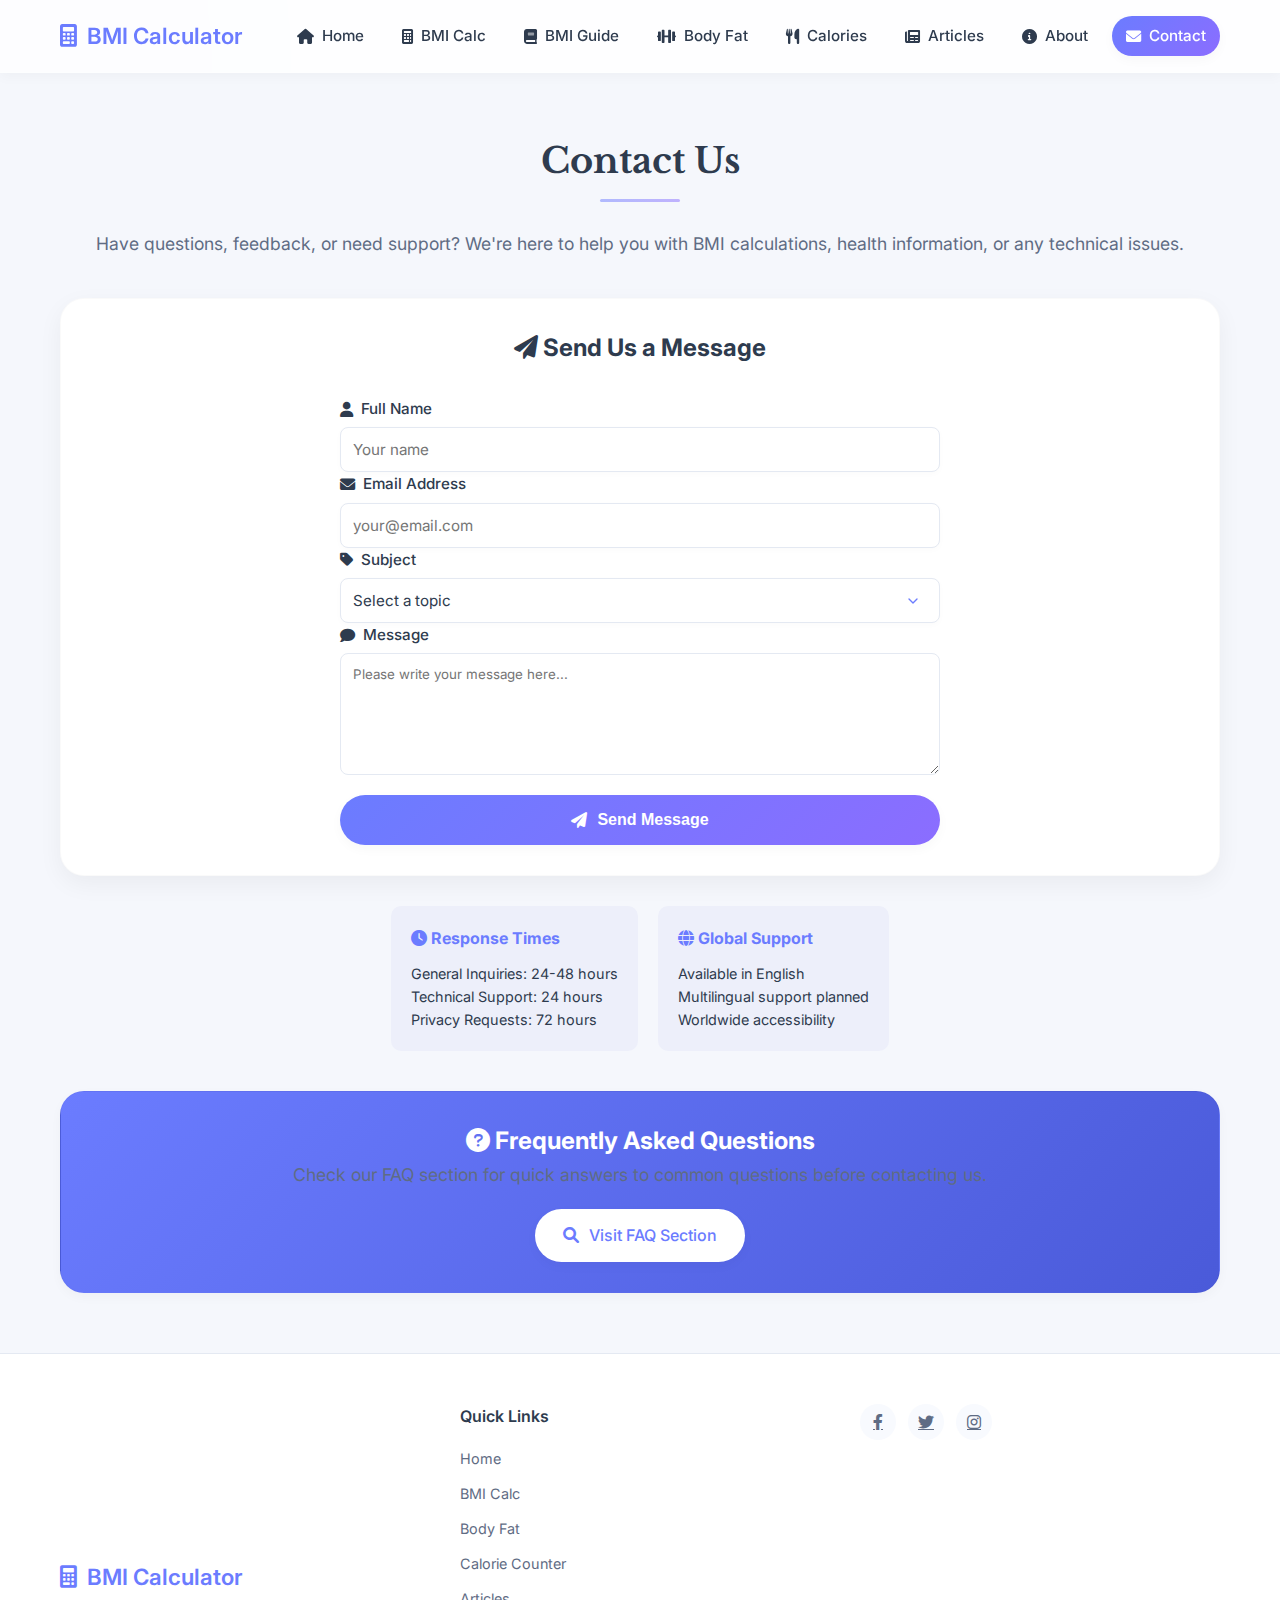
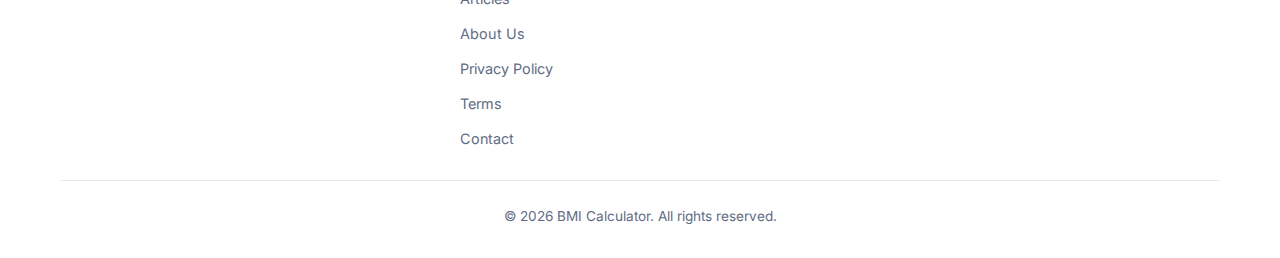
<file: contact.html>
<!DOCTYPE html>
<html lang="en">
<head>
  <meta charset="UTF-8">
  <meta name="viewport" content="width=device-width, initial-scale=1.0">
  <title>Contact Us - BMI Calculator | Get in Touch</title>
  <meta name="description" content="Contact BMI Calculator team for questions, feedback, or support. We're here to help with health information, technical issues, or partnership inquiries.">
  <script async src="https://pagead2.googlesyndication.com/pagead/js/adsbygoogle.js?client=ca-pub-6647512446024977"
     crossorigin="anonymous"></script>
  <meta name="google-adsense-account" content="ca-pub-6647512446024977">
  <link rel="stylesheet" href="https://cdnjs.cloudflare.com/ajax/libs/font-awesome/6.0.0/css/all.min.css">
  <link href="https://fonts.googleapis.com/css2?family=Inter:wght@400;500;600;700&family=Libre+Baskerville:wght@400;700&display=swap" rel="stylesheet">
  <link rel="stylesheet" href="style.css">
  <!-- Favicon -->
  <link rel="icon" type="image/svg+xml" href="/favicon.svg">
  <link rel="apple-touch-icon" href="/favicon.svg">
  <meta name="theme-color" content="#6B7CFF">
  <link rel="manifest" href="manifest.json">
  <meta name="theme-color" content="#5A67D8">
  <meta name="msapplication-TileColor" content="#5A67D8">
  <!-- Structured Data for SEO -->
  <script type="application/ld+json">
    {
      "@context": "https://schema.org",
      "@type": "WebApplication",
      "name": "Harmony BMI Calculator",
      "description": "Free online Body Mass Index calculator with comprehensive health guides and articles",
      "url": "https://harmony-bmi-calculator.com",
      "applicationCategory": "HealthApplication",
      "operatingSystem": "Any",
      "author": {
        "@type": "Organization",
        "name": "Harmony BMI Calculator"
      },
      "offers": {
        "@type": "Offer",
        "price": "0",
        "priceCurrency": "USD"
      }
    }
  </script>
</head>
<body>
  <!-- Background Elements -->
  <div class="bg-circle circle-1"></div>
  <div class="bg-circle circle-2"></div>
  <div class="bg-circle circle-3"></div>

  <!-- Navigation -->
  <nav class="glass-nav">
    <div class="nav-container">
      <a href="/" class="nav-brand">
        <i class="fas fa-calculator"></i>
        <span>BMI Calculator</span>
      </a>
      <button class="nav-toggle" aria-label="Toggle navigation">
        <i class="fas fa-bars"></i>
      </button>
      <ul class="nav-links">
        <li><a href="index.html"><i class="fas fa-home"></i> Home</a></li>
        <li><a href="index.html#calculator"><i class="fas fa-calculator"></i> BMI Calc</a></li>
        <li><a href="index.html#guide"><i class="fas fa-book"></i> BMI Guide</a></li>
        <li><a href="body-fat-calculator.html"><i class="fas fa-dumbbell"></i> Body Fat</a></li>
        <li><a href="calorie-counter.html"><i class="fas fa-utensils"></i> Calories</a></li>
        <li><a href="blog.html"><i class="fas fa-newspaper"></i> Articles</a></li>
        <li><a href="about.html"><i class="fas fa-info-circle"></i> About</a></li>
        <li><a href="contact.html"><i class="fas fa-envelope"></i> Contact</a></li>
      </ul>
    </div>
  </nav>

  <section class="guide-section">
    <div class="section-container">
      <h1 class="section-title">Contact Us</h1>
      <p style="text-align: center; margin-bottom: 40px; font-size: 1.1rem; color: var(--gray);">
        Have questions, feedback, or need support? We're here to help you with BMI calculations, health information, or any technical issues.
      </p>

      <div class="glass-card" style="margin-top: 40px;">
        <h2 style="text-align: center; margin-bottom: 30px;"><i class="fas fa-paper-plane"></i> Send Us a Message</h2>
        <form id="contactForm" style="max-width: 600px; margin: 0 auto;">
          <div class="input-group">
            <label for="name"><i class="fas fa-user"></i> Full Name</label>
            <input type="text" id="name" placeholder="Your name" required style="width: 100%; padding: 12px; border: 1px solid var(--light-gray); border-radius: 8px;">
          </div>

          <div class="input-group">
            <label for="email"><i class="fas fa-envelope"></i> Email Address</label>
            <input type="email" id="email" placeholder="your@email.com" required style="width: 100%; padding: 12px; border: 1px solid var(--light-gray); border-radius: 8px;">
          </div>

          <div class="input-group">
            <label for="subject"><i class="fas fa-tag"></i> Subject</label>
            <select id="subject" style="width: 100%; padding: 12px; border: 1px solid var(--light-gray); border-radius: 8px;">
              <option value="">Select a topic</option>
              <option value="general">General Inquiry</option>
              <option value="technical">Technical Support</option>
              <option value="health">Health Questions</option>
              <option value="privacy">Privacy Concerns</option>
              <option value="partnership">Business Partnership</option>
              <option value="feedback">Website Feedback</option>
              <option value="other">Other</option>
            </select>
          </div>

          <div class="input-group">
            <label for="message"><i class="fas fa-comment"></i> Message</label>
            <textarea id="message" rows="6" placeholder="Please write your message here..." required style="width: 100%; padding: 12px; border: 1px solid var(--light-gray); border-radius: 8px; font-family: var(--font-main);"></textarea>
          </div>

          <button type="submit" class="calculate-btn" style="width: 100%; margin-top: 20px;">
            <i class="fas fa-paper-plane"></i> Send Message
          </button>
        </form>
      </div>
        
      <div style="display: flex; flex-wrap: wrap; gap: 20px; justify-content: center; margin-top: 30px;">
        <div style="background: rgba(90, 103, 216, 0.05); padding: 20px; border-radius: 10px; min-width: 200px;">
          <h4 style="color: var(--primary); margin-bottom: 10px;"><i class="fas fa-clock"></i> Response Times</h4>
          <p style="font-size: 0.9rem;">
            General Inquiries: 24-48 hours<br>
            Technical Support: 24 hours<br>
            Privacy Requests: 72 hours
          </p>
        </div>
        
        <div style="background: rgba(90, 103, 216, 0.05); padding: 20px; border-radius: 10px; min-width: 200px;">
          <h4 style="color: var(--primary); margin-bottom: 10px;"><i class="fas fa-globe"></i> Global Support</h4>
          <p style="font-size: 0.9rem;">
            Available in English<br>
            Multilingual support planned<br>
            Worldwide accessibility
          </p>
        </div>
      </div>

      <div class="guide-card" style="text-align: center; background: linear-gradient(135deg, var(--primary), var(--primary-dark)); color: white; margin-top: 40px;">
        <h2 style="color: white;"><i class="fas fa-question-circle"></i> Frequently Asked Questions</h2>
        <p style="margin-bottom: 20px; font-size: 1.1rem;">
          Check our FAQ section for quick answers to common questions before contacting us.
        </p>
        <a href="index.html#faq" class="hero-button" style="background: white; color: var(--primary);">
          <i class="fas fa-search"></i> Visit FAQ Section
        </a>
      </div>
    </div>
  </section>

  <footer class="main-footer">
    <div class="footer-container">
      <div class="footer-content">
        <div class="footer-brand">
          <i class="fas fa-calculator"></i>
          <span>BMI Calculator</span>
        </div>
        <div class="footer-links">
          <h3>Quick Links</h3>
          <a href="index.html">Home</a>
          <a href="index.html#calculator">BMI Calc</a>
          <a href="body-fat-calculator.html">Body Fat</a>
          <a href="calorie-counter.html">Calorie Counter</a>
          <a href="blog.html">Articles</a>
          <a href="about.html">About Us</a>
          <a href="privacy-policy.html">Privacy Policy</a>
          <a href="terms-of-service.html">Terms</a>
          <a href="contact.html">Contact</a>
        </div>
        <div class="footer-social">
          <a href="#" aria-label="Facebook"><i class="fab fa-facebook-f"></i></a>
          <a href="#" aria-label="Twitter"><i class="fab fa-twitter"></i></a>
          <a href="#" aria-label="Instagram"><i class="fab fa-instagram"></i></a>
        </div>
      </div>
      
      <div class="footer-copyright">
        <p>&copy; 2025 BMI Calculator. All rights reserved.</p>
      </div>
    </div>
  </footer>

  <script>
    document.addEventListener('DOMContentLoaded', function() {
      const contactForm = document.getElementById('contactForm');
      
      if (contactForm) {
        contactForm.addEventListener('submit', function(e) {
          e.preventDefault();
          
          alert('Thank you for your message! This is a demo form. In a real implementation, this would send your message to our team.');
          
          this.reset();
        });
      }

      // Mobile navigation
      const navToggle = document.querySelector('.nav-toggle');
      const navLinks = document.querySelector('.nav-links');

      if (navToggle && navLinks) {
        navToggle.addEventListener('click', function() {
          navLinks.classList.toggle('active');
          this.innerHTML = navLinks.classList.contains('active') 
            ? '<i class="fas fa-times"></i>' 
            : '<i class="fas fa-bars"></i>';
        });
      }
    });
  </script>
  <script src="script.js"></script>
</body>
</html>
</file>
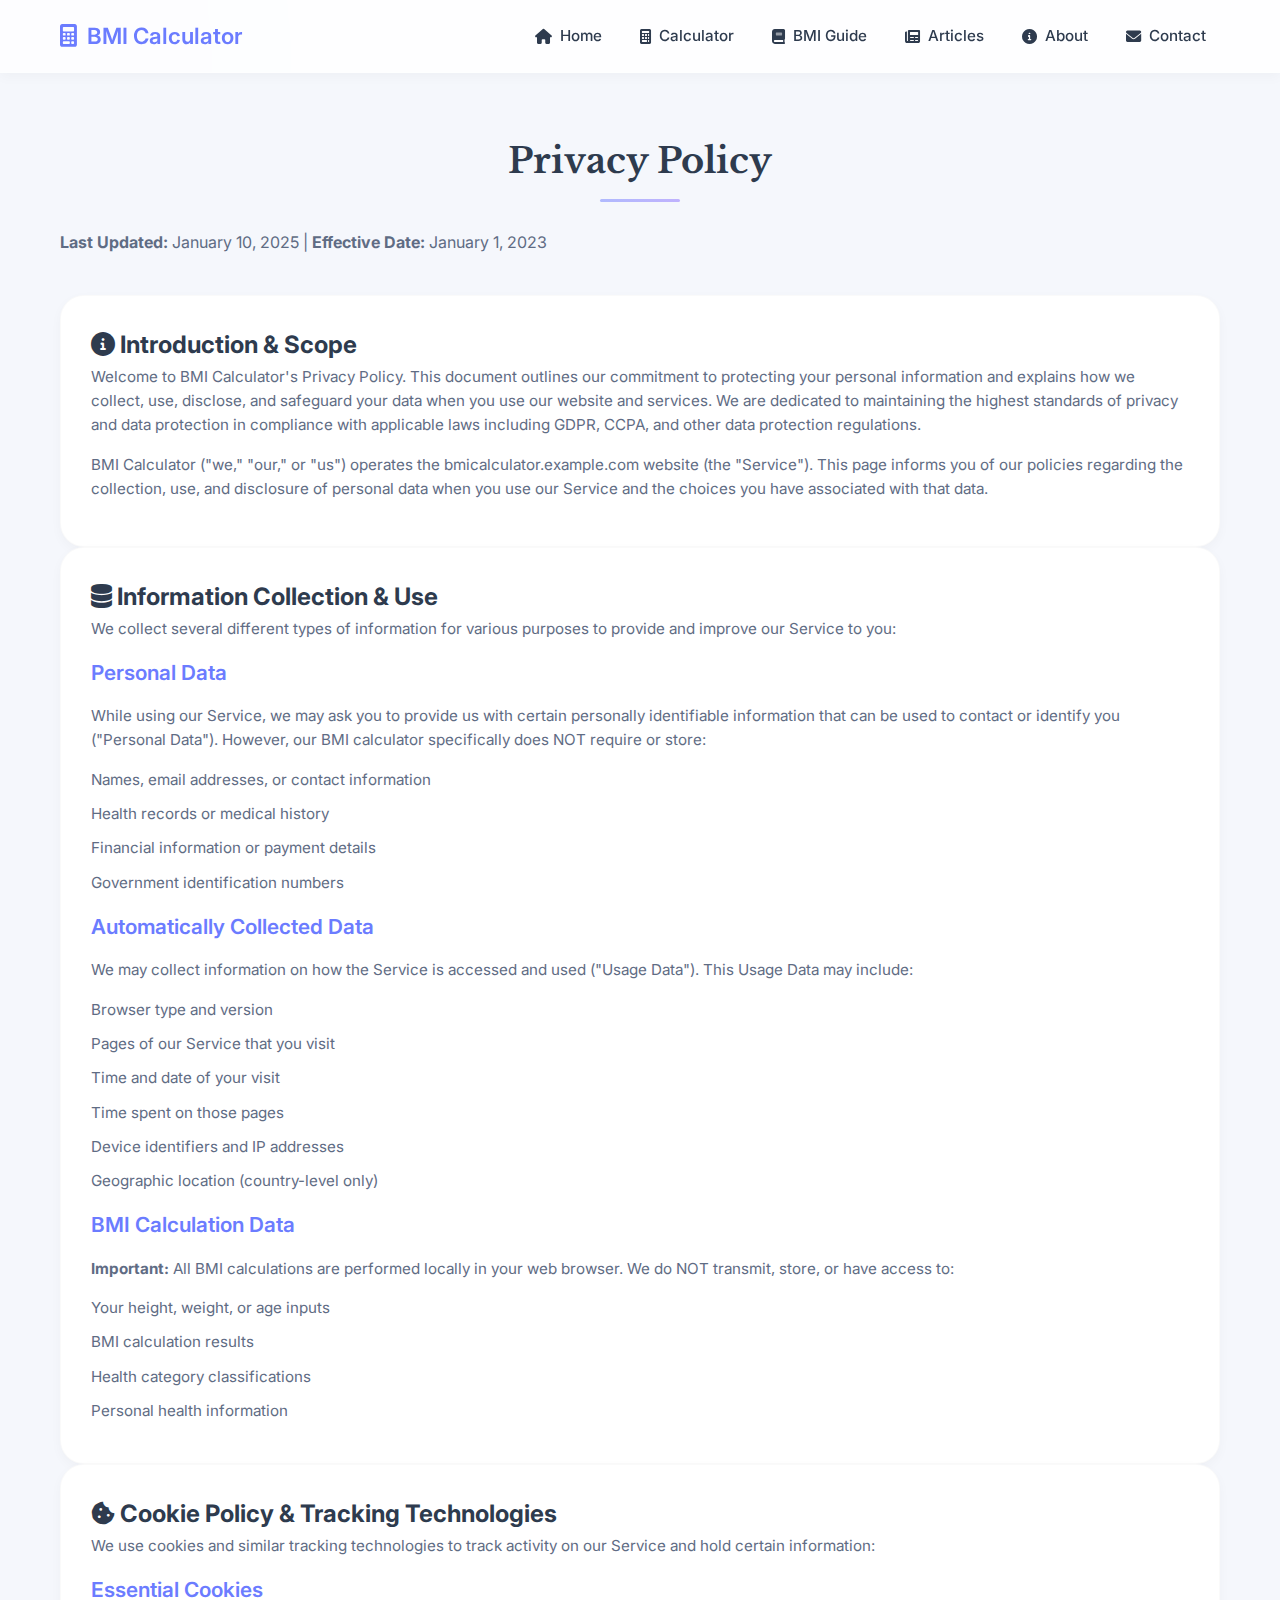
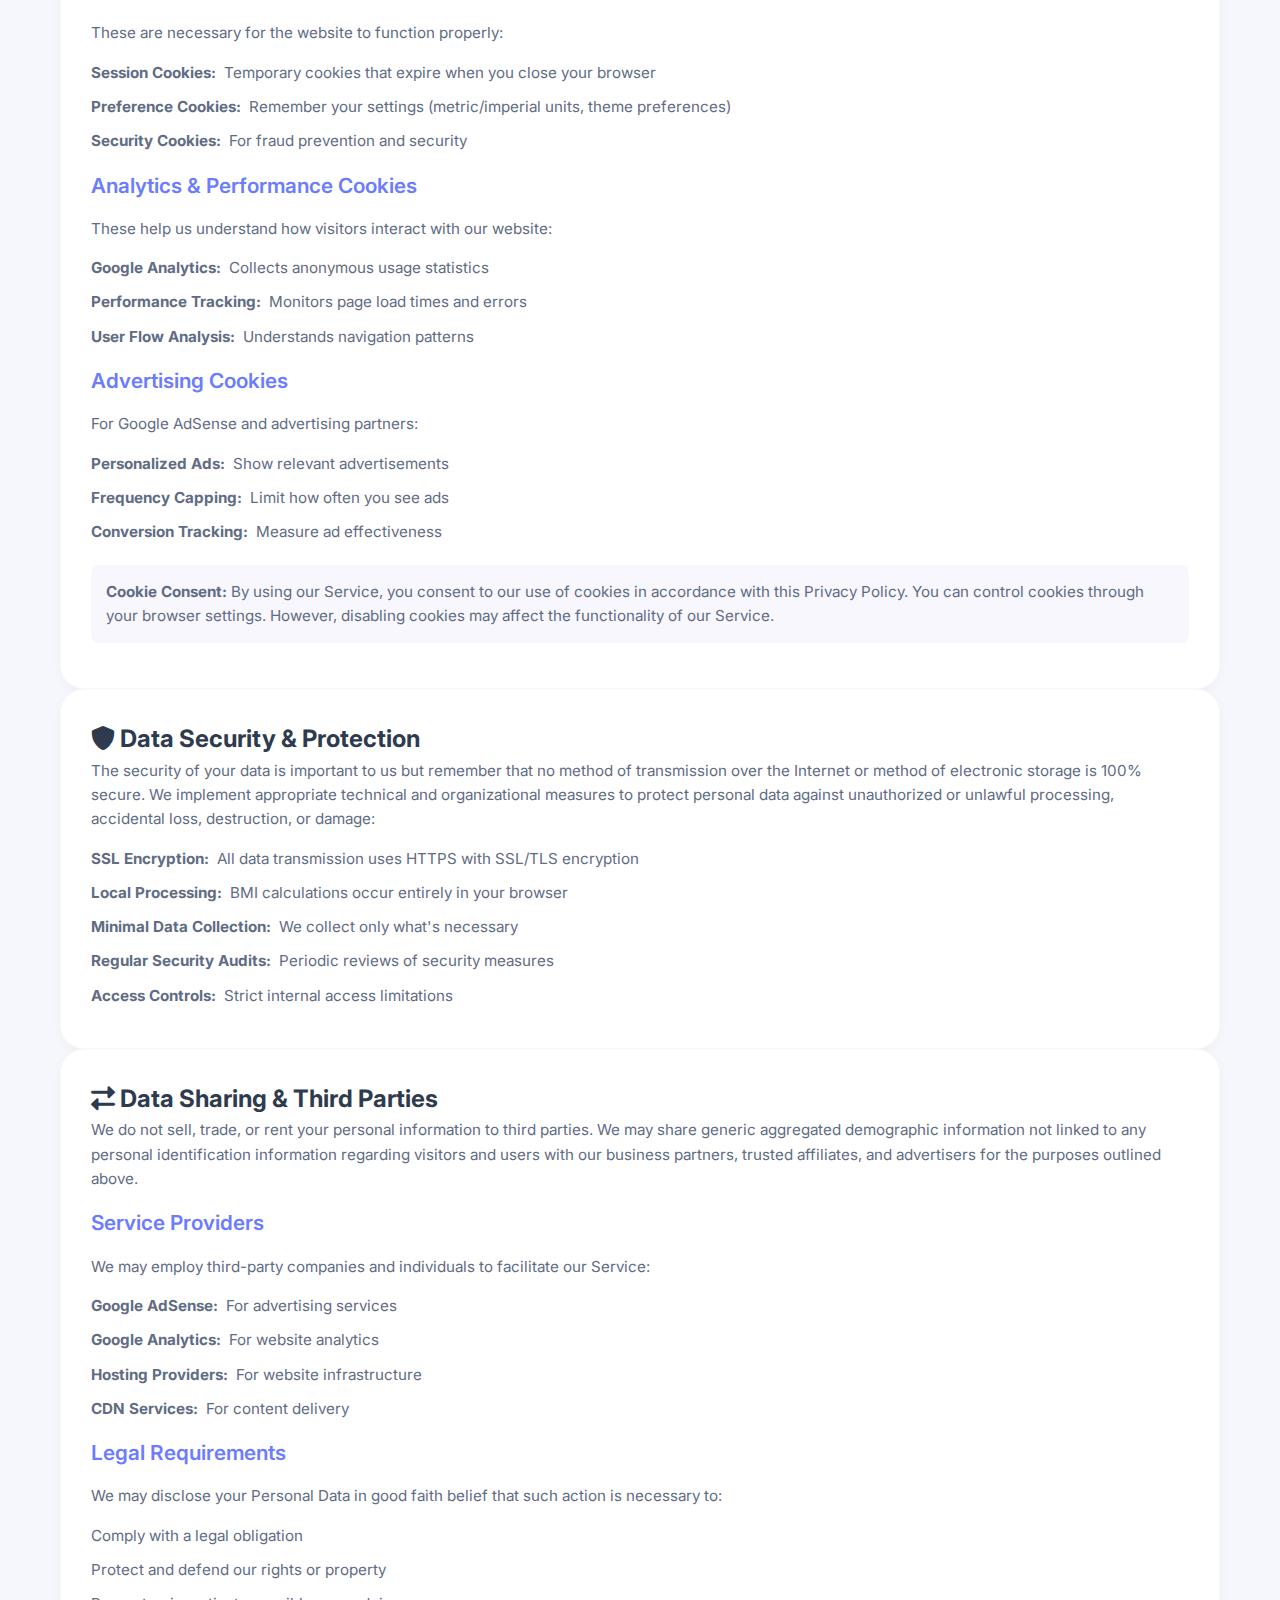
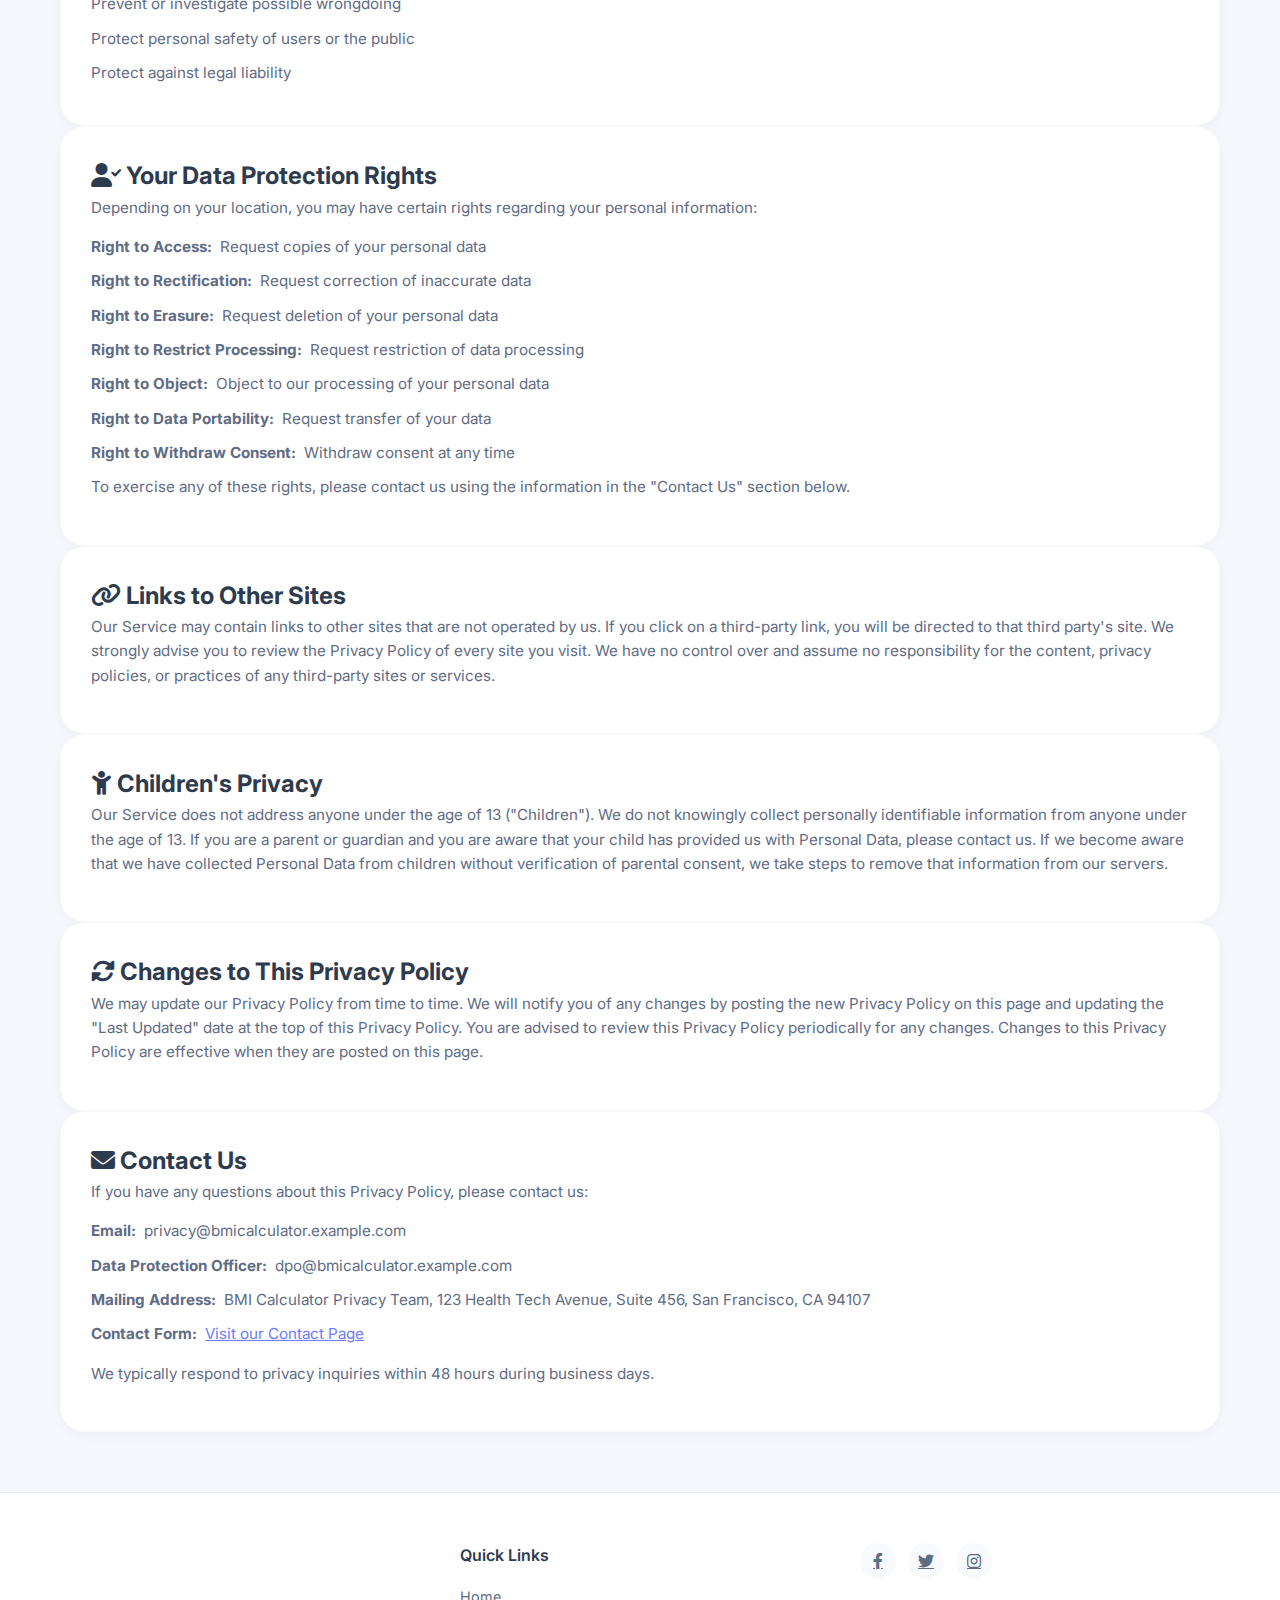
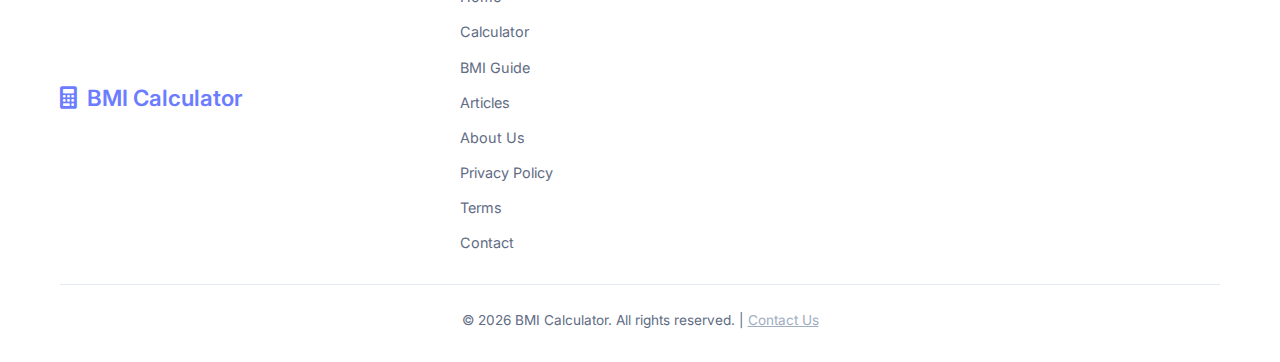
<file: privacy-policy.html>
<!DOCTYPE html>
<html lang="en">
<head>
  <meta charset="UTF-8">
  <meta name="viewport" content="width=device-width, initial-scale=1.0">
  <title>Privacy Policy - BMI Calculator | Data Protection & Security</title>
  <meta name="description" content="Complete privacy policy for BMI Calculator. Learn how we protect your data, use cookies, and ensure your privacy while using our health tools.">
  <script async src="https://pagead2.googlesyndication.com/pagead/js/adsbygoogle.js?client=ca-pub-6647512446024977"
     crossorigin="anonymous"></script>
  <meta name="google-adsense-account" content="ca-pub-6647512446024977">
  <link rel="stylesheet" href="https://cdnjs.cloudflare.com/ajax/libs/font-awesome/6.0.0/css/all.min.css">
  <link href="https://fonts.googleapis.com/css2?family=Inter:wght@400;500;600;700&family=Libre+Baskerville:wght@400;700&display=swap" rel="stylesheet">
  <link rel="stylesheet" href="style.css">
    <!-- Add these lines after your existing meta tags -->
   <link rel="icon" href="favicon.ico" type="image/x-icon">
   <link rel="apple-touch-icon" href="apple-touch-icon.png">
   <link rel="manifest" href="manifest.json">
   <meta name="theme-color" content="#5A67D8">
   <meta name="msapplication-TileColor" content="#5A67D8">
   <script async src="https://pagead2.googlesyndication.com/pagead/js/adsbygoogle.js?client=ca-pub-6647512446024977"
     crossorigin="anonymous"></script>
   <!-- Structured Data for SEO -->
    <script type="application/ld+json">
      {
        "@context": "https://schema.org",
        "@type": "WebApplication",
        "name": "Harmony BMI Calculator",
        "description": "Free online Body Mass Index calculator with comprehensive health guides and articles",
        "url": "https://harmony-bmi-calculator.com",
        "applicationCategory": "HealthApplication",
        "operatingSystem": "Any",
        "author": {
          "@type": "Organization",
          "name": "Harmony BMI Calculator"
        },
        "offers": {
          "@type": "Offer",
          "price": "0",
          "priceCurrency": "USD"
        }
      }
    </script>
</head>
<body>
  <!-- Background Elements -->
  <div class="bg-circle circle-1"></div>
  <div class="bg-circle circle-2"></div>
  <div class="bg-circle circle-3"></div>

  <!-- Navigation -->
  <nav class="glass-nav">
    <div class="nav-container">
      <a href="/" class="nav-brand">
        <i class="fas fa-calculator"></i>
        <span>BMI Calculator</span>
      </a>
      <button class="nav-toggle" aria-label="Toggle navigation">
        <i class="fas fa-bars"></i>
      </button>
      <ul class="nav-links">
        <li><a href="/"><i class="fas fa-home"></i> Home</a></li>
        <li><a href="index.html#calculator"><i class="fas fa-calculator"></i> Calculator</a></li>
        <li><a href="index.html#guide"><i class="fas fa-book"></i> BMI Guide</a></li>
        <li><a href="blog.html"><i class="fas fa-newspaper"></i> Articles</a></li>
        <li><a href="about.html"><i class="fas fa-info-circle"></i> About</a></li>
        <li><a href="contact.html"><i class="fas fa-envelope"></i> Contact</a></li>
      </ul>
    </div>
  </nav>

  <section class="guide-section">
    <div class="section-container">
      <h1 class="section-title">Privacy Policy</h1>
      <p style="margin-bottom: 40px; color: var(--gray);"><strong>Last Updated:</strong> January 10, 2025 | <strong>Effective Date:</strong> January 1, 2023</p>

      <div class="guide-card">
        <h2><i class="fas fa-info-circle"></i> Introduction & Scope</h2>
        <p>
          Welcome to BMI Calculator's Privacy Policy. This document outlines our commitment to protecting your personal information and explains how we collect, use, disclose, and safeguard your data when you use our website and services. We are dedicated to maintaining the highest standards of privacy and data protection in compliance with applicable laws including GDPR, CCPA, and other data protection regulations.
        </p>
        <p>
          BMI Calculator ("we," "our," or "us") operates the bmicalculator.example.com website (the "Service"). This page informs you of our policies regarding the collection, use, and disclosure of personal data when you use our Service and the choices you have associated with that data.
        </p>
      </div>

      <div class="guide-card">
        <h2><i class="fas fa-database"></i> Information Collection & Use</h2>
        <p>
          We collect several different types of information for various purposes to provide and improve our Service to you:
        </p>
        <h3 style="margin-top: 15px; color: var(--primary);">Personal Data</h3>
        <p>
          While using our Service, we may ask you to provide us with certain personally identifiable information that can be used to contact or identify you ("Personal Data"). However, our BMI calculator specifically does NOT require or store:
        </p>
        <ul>
          <li>Names, email addresses, or contact information</li>
          <li>Health records or medical history</li>
          <li>Financial information or payment details</li>
          <li>Government identification numbers</li>
        </ul>
        
        <h3 style="margin-top: 15px; color: var(--primary);">Automatically Collected Data</h3>
        <p>
          We may collect information on how the Service is accessed and used ("Usage Data"). This Usage Data may include:
        </p>
        <ul>
          <li>Browser type and version</li>
          <li>Pages of our Service that you visit</li>
          <li>Time and date of your visit</li>
          <li>Time spent on those pages</li>
          <li>Device identifiers and IP addresses</li>
          <li>Geographic location (country-level only)</li>
        </ul>
        
        <h3 style="margin-top: 15px; color: var(--primary);">BMI Calculation Data</h3>
        <p>
          <strong>Important:</strong> All BMI calculations are performed locally in your web browser. We do NOT transmit, store, or have access to:
        </p>
        <ul>
          <li>Your height, weight, or age inputs</li>
          <li>BMI calculation results</li>
          <li>Health category classifications</li>
          <li>Personal health information</li>
        </ul>
      </div>

      <div class="guide-card">
        <h2><i class="fas fa-cookie-bite"></i> Cookie Policy & Tracking Technologies</h2>
        <p>
          We use cookies and similar tracking technologies to track activity on our Service and hold certain information:
        </p>
        
        <h3 style="margin-top: 15px; color: var(--primary);">Essential Cookies</h3>
        <p>These are necessary for the website to function properly:</p>
        <ul>
          <li><strong>Session Cookies:</strong> Temporary cookies that expire when you close your browser</li>
          <li><strong>Preference Cookies:</strong> Remember your settings (metric/imperial units, theme preferences)</li>
          <li><strong>Security Cookies:</strong> For fraud prevention and security</li>
        </ul>
        
        <h3 style="margin-top: 15px; color: var(--primary);">Analytics & Performance Cookies</h3>
        <p>These help us understand how visitors interact with our website:</p>
        <ul>
          <li><strong>Google Analytics:</strong> Collects anonymous usage statistics</li>
          <li><strong>Performance Tracking:</strong> Monitors page load times and errors</li>
          <li><strong>User Flow Analysis:</strong> Understands navigation patterns</li>
        </ul>
        
        <h3 style="margin-top: 15px; color: var(--primary);">Advertising Cookies</h3>
        <p>For Google AdSense and advertising partners:</p>
        <ul>
          <li><strong>Personalized Ads:</strong> Show relevant advertisements</li>
          <li><strong>Frequency Capping:</strong> Limit how often you see ads</li>
          <li><strong>Conversion Tracking:</strong> Measure ad effectiveness</li>
        </ul>
        
        <p style="margin-top: 20px; padding: 15px; background: rgba(90, 103, 216, 0.05); border-radius: 8px;">
          <strong>Cookie Consent:</strong> By using our Service, you consent to our use of cookies in accordance with this Privacy Policy. You can control cookies through your browser settings. However, disabling cookies may affect the functionality of our Service.
        </p>
      </div>

      <div class="guide-card">
        <h2><i class="fas fa-shield-alt"></i> Data Security & Protection</h2>
        <p>
          The security of your data is important to us but remember that no method of transmission over the Internet or method of electronic storage is 100% secure. We implement appropriate technical and organizational measures to protect personal data against unauthorized or unlawful processing, accidental loss, destruction, or damage:
        </p>
        <ul>
          <li><strong>SSL Encryption:</strong> All data transmission uses HTTPS with SSL/TLS encryption</li>
          <li><strong>Local Processing:</strong> BMI calculations occur entirely in your browser</li>
          <li><strong>Minimal Data Collection:</strong> We collect only what's necessary</li>
          <li><strong>Regular Security Audits:</strong> Periodic reviews of security measures</li>
          <li><strong>Access Controls:</strong> Strict internal access limitations</li>
        </ul>
      </div>

      <div class="guide-card">
        <h2><i class="fas fa-exchange-alt"></i> Data Sharing & Third Parties</h2>
        <p>
          We do not sell, trade, or rent your personal information to third parties. We may share generic aggregated demographic information not linked to any personal identification information regarding visitors and users with our business partners, trusted affiliates, and advertisers for the purposes outlined above.
        </p>
        
        <h3 style="margin-top: 15px; color: var(--primary);">Service Providers</h3>
        <p>We may employ third-party companies and individuals to facilitate our Service:</p>
        <ul>
          <li><strong>Google AdSense:</strong> For advertising services</li>
          <li><strong>Google Analytics:</strong> For website analytics</li>
          <li><strong>Hosting Providers:</strong> For website infrastructure</li>
          <li><strong>CDN Services:</strong> For content delivery</li>
        </ul>
        
        <h3 style="margin-top: 15px; color: var(--primary);">Legal Requirements</h3>
        <p>We may disclose your Personal Data in good faith belief that such action is necessary to:</p>
        <ul>
          <li>Comply with a legal obligation</li>
          <li>Protect and defend our rights or property</li>
          <li>Prevent or investigate possible wrongdoing</li>
          <li>Protect personal safety of users or the public</li>
          <li>Protect against legal liability</li>
        </ul>
      </div>

      <div class="guide-card">
        <h2><i class="fas fa-user-check"></i> Your Data Protection Rights</h2>
        <p>
          Depending on your location, you may have certain rights regarding your personal information:
        </p>
        <ul>
          <li><strong>Right to Access:</strong> Request copies of your personal data</li>
          <li><strong>Right to Rectification:</strong> Request correction of inaccurate data</li>
          <li><strong>Right to Erasure:</strong> Request deletion of your personal data</li>
          <li><strong>Right to Restrict Processing:</strong> Request restriction of data processing</li>
          <li><strong>Right to Object:</strong> Object to our processing of your personal data</li>
          <li><strong>Right to Data Portability:</strong> Request transfer of your data</li>
          <li><strong>Right to Withdraw Consent:</strong> Withdraw consent at any time</li>
        </ul>
        <p>
          To exercise any of these rights, please contact us using the information in the "Contact Us" section below.
        </p>
      </div>

      <div class="guide-card">
        <h2><i class="fas fa-link"></i> Links to Other Sites</h2>
        <p>
          Our Service may contain links to other sites that are not operated by us. If you click on a third-party link, you will be directed to that third party's site. We strongly advise you to review the Privacy Policy of every site you visit. We have no control over and assume no responsibility for the content, privacy policies, or practices of any third-party sites or services.
        </p>
      </div>

      <div class="guide-card">
        <h2><i class="fas fa-child"></i> Children's Privacy</h2>
        <p>
          Our Service does not address anyone under the age of 13 ("Children"). We do not knowingly collect personally identifiable information from anyone under the age of 13. If you are a parent or guardian and you are aware that your child has provided us with Personal Data, please contact us. If we become aware that we have collected Personal Data from children without verification of parental consent, we take steps to remove that information from our servers.
        </p>
      </div>

      <div class="guide-card">
        <h2><i class="fas fa-sync-alt"></i> Changes to This Privacy Policy</h2>
        <p>
          We may update our Privacy Policy from time to time. We will notify you of any changes by posting the new Privacy Policy on this page and updating the "Last Updated" date at the top of this Privacy Policy. You are advised to review this Privacy Policy periodically for any changes. Changes to this Privacy Policy are effective when they are posted on this page.
        </p>
      </div>

      <div class="guide-card">
        <h2><i class="fas fa-envelope"></i> Contact Us</h2>
        <p>
          If you have any questions about this Privacy Policy, please contact us:
        </p>
        <ul>
          <li><strong>Email:</strong> privacy@bmicalculator.example.com</li>
          <li><strong>Data Protection Officer:</strong> dpo@bmicalculator.example.com</li>
          <li><strong>Mailing Address:</strong> BMI Calculator Privacy Team, 123 Health Tech Avenue, Suite 456, San Francisco, CA 94107</li>
          <li><strong>Contact Form:</strong> <a href="contact.html" style="color: var(--primary);">Visit our Contact Page</a></li>
        </ul>
        <p style="margin-top: 15px;">
          We typically respond to privacy inquiries within 48 hours during business days.
        </p>
      </div>
    </div>
  </section>

  <footer class="main-footer">
    <div class="footer-container">
      <div class="footer-content">
        <div class="footer-brand">
          <i class="fas fa-calculator"></i>
          <span>BMI Calculator</span>
        </div>
        <div class="footer-links">
          <h3>Quick Links</h3>
          <a href="/">Home</a>
          <a href="index.html#calculator">Calculator</a>
          <a href="index.html#guide">BMI Guide</a>
          <a href="blog.html">Articles</a>
          <a href="about.html">About Us</a>
          <a href="privacy-policy.html">Privacy Policy</a>
          <a href="terms-of-service.html">Terms</a>
          <a href="contact.html">Contact</a>
        </div>
        <div class="footer-social">
          <a href="#" aria-label="Facebook"><i class="fab fa-facebook-f"></i></a>
          <a href="#" aria-label="Twitter"><i class="fab fa-twitter"></i></a>
          <a href="#" aria-label="Instagram"><i class="fab fa-instagram"></i></a>
        </div>
      </div>
      
      <div class="footer-copyright">
        <p>&copy; 2025 BMI Calculator. All rights reserved. | <a href="contact.html" style="color: #a0aec0;">Contact Us</a></p>
      </div>
    </div>
  </footer>

  <script src="script.js"></script>
</body>
</html>
</file>
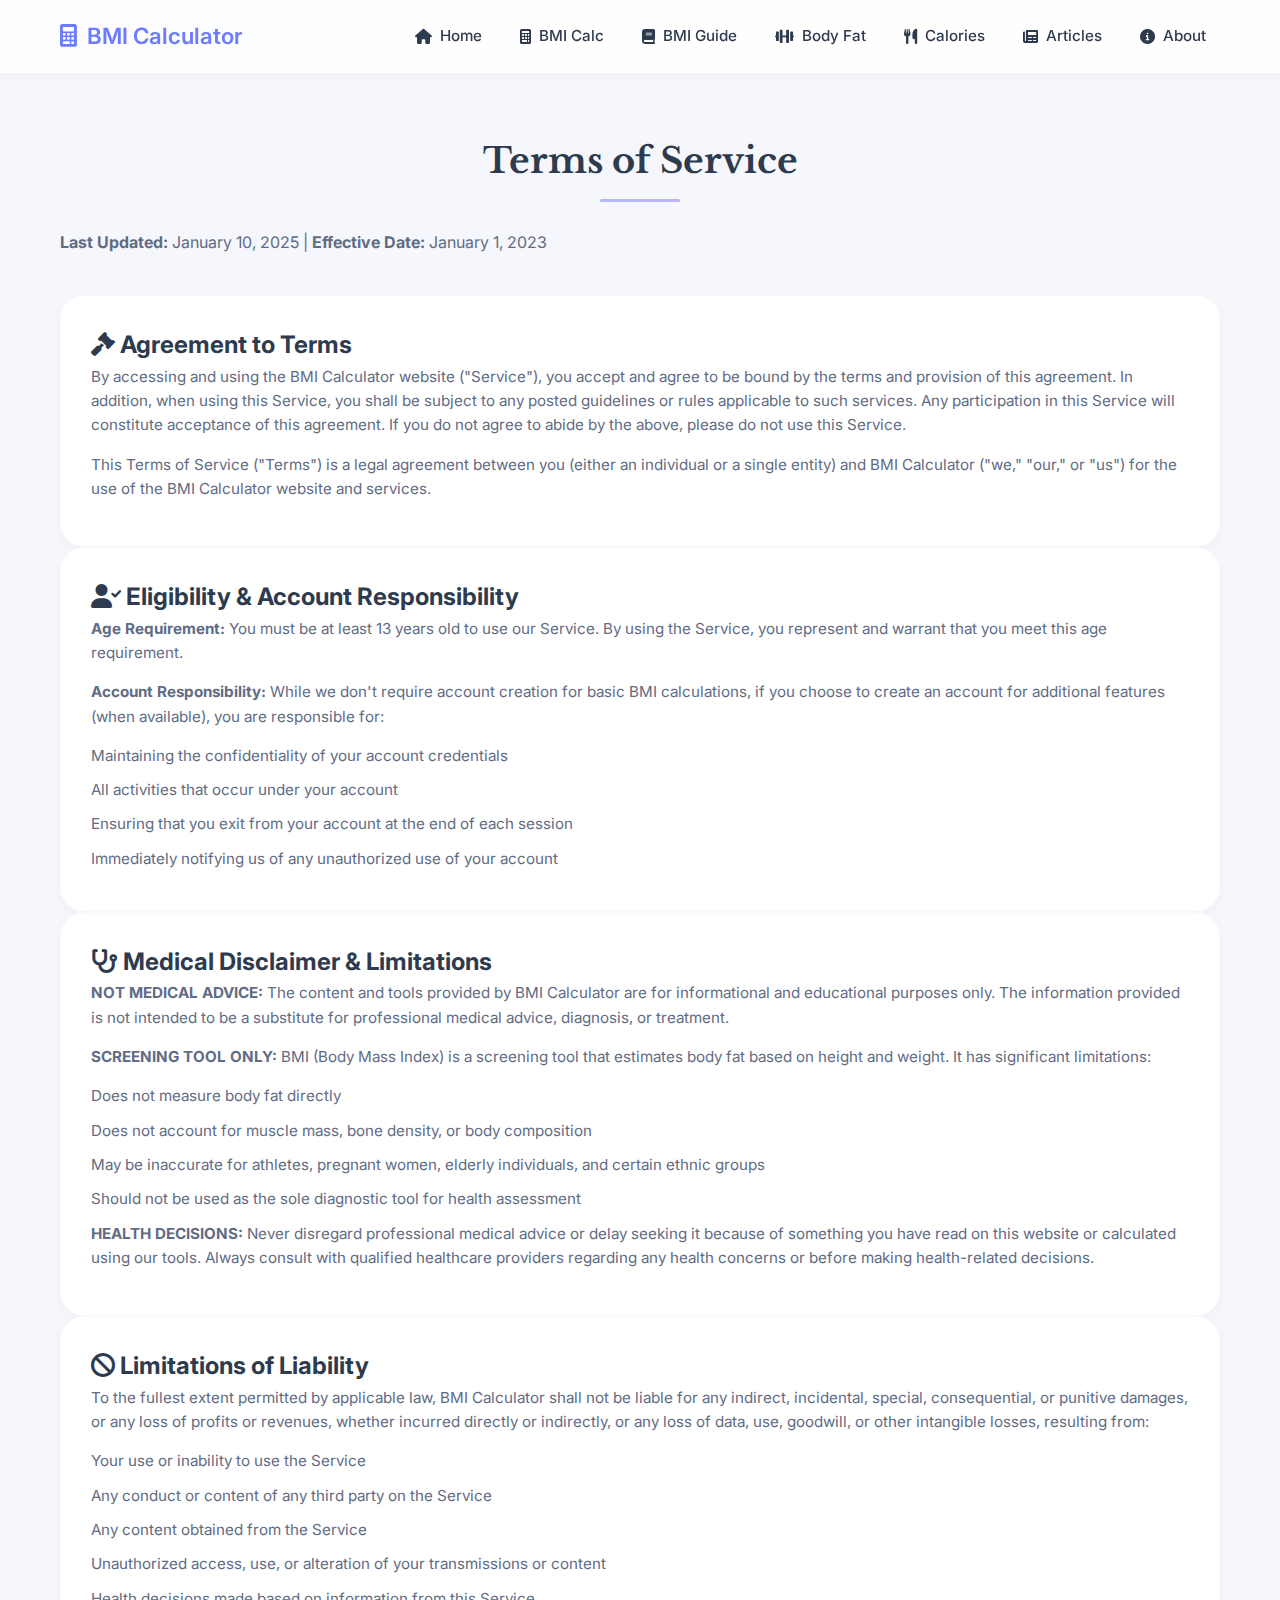
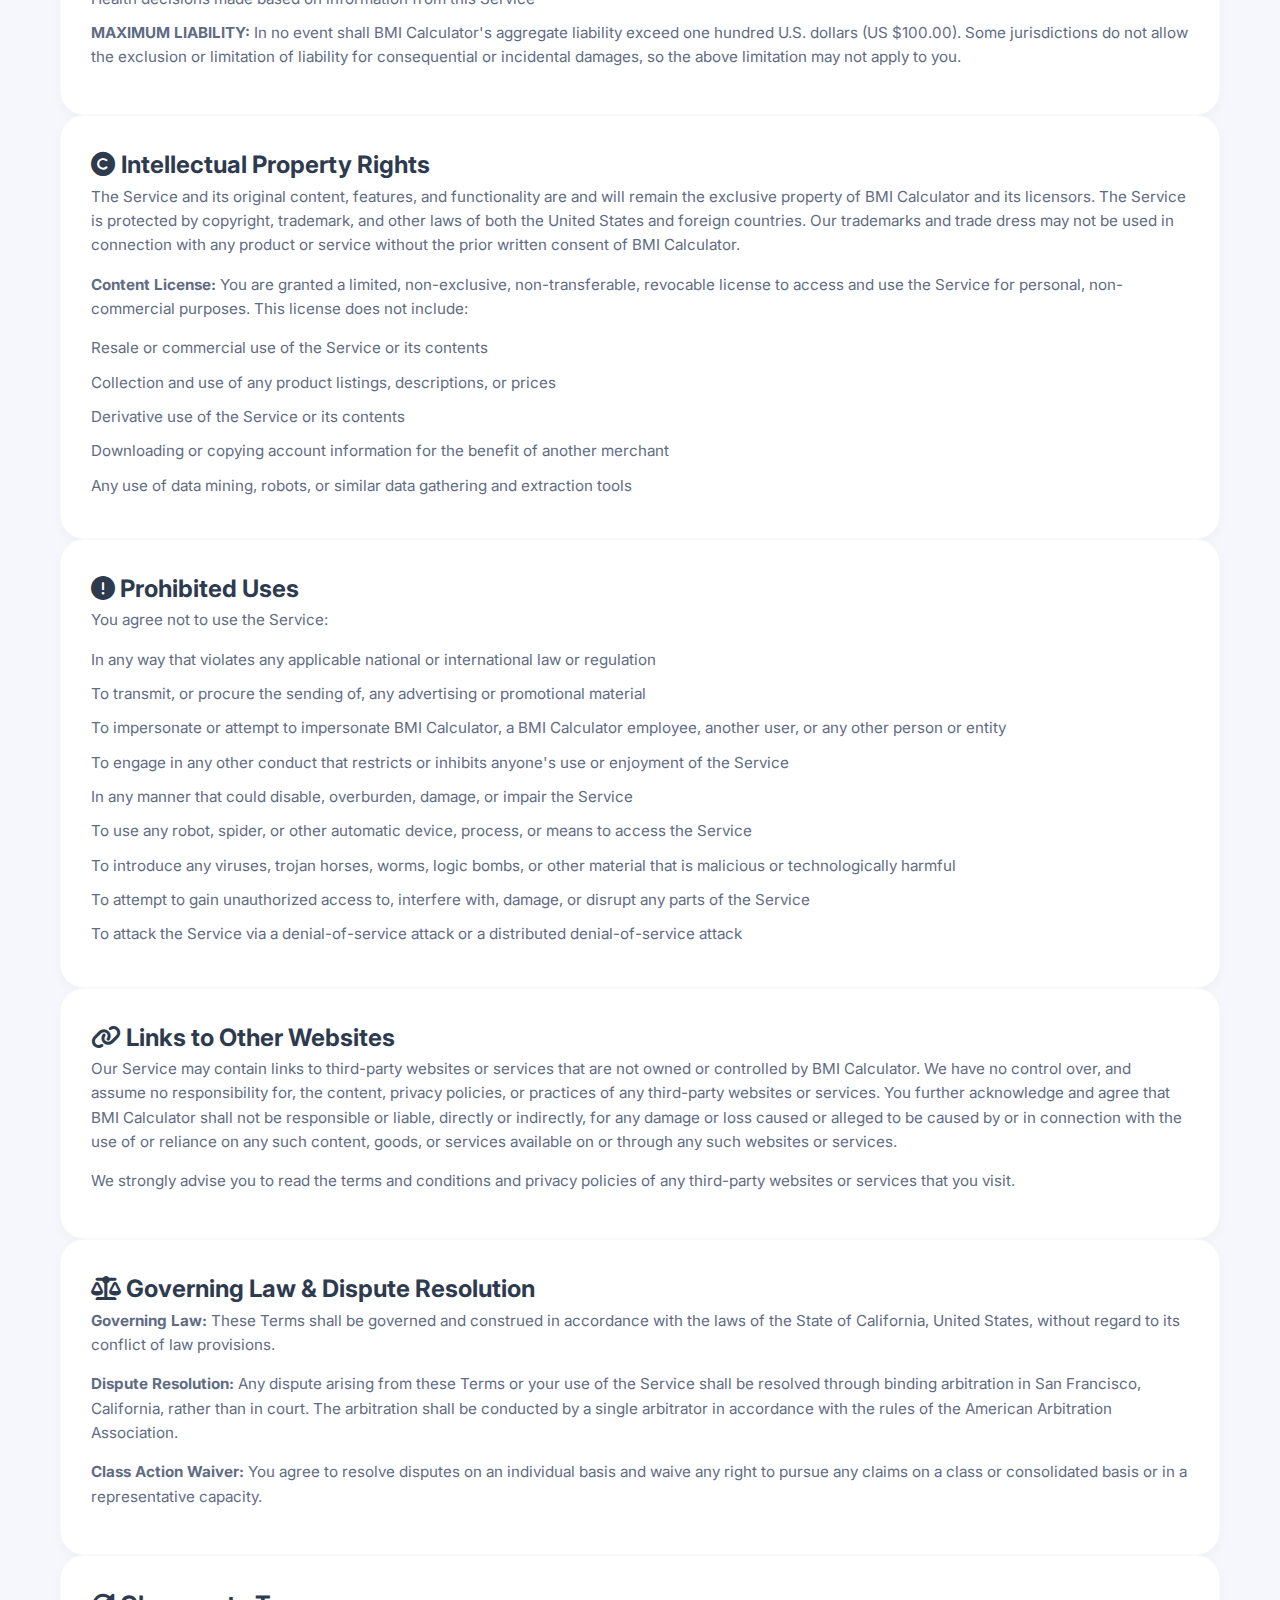
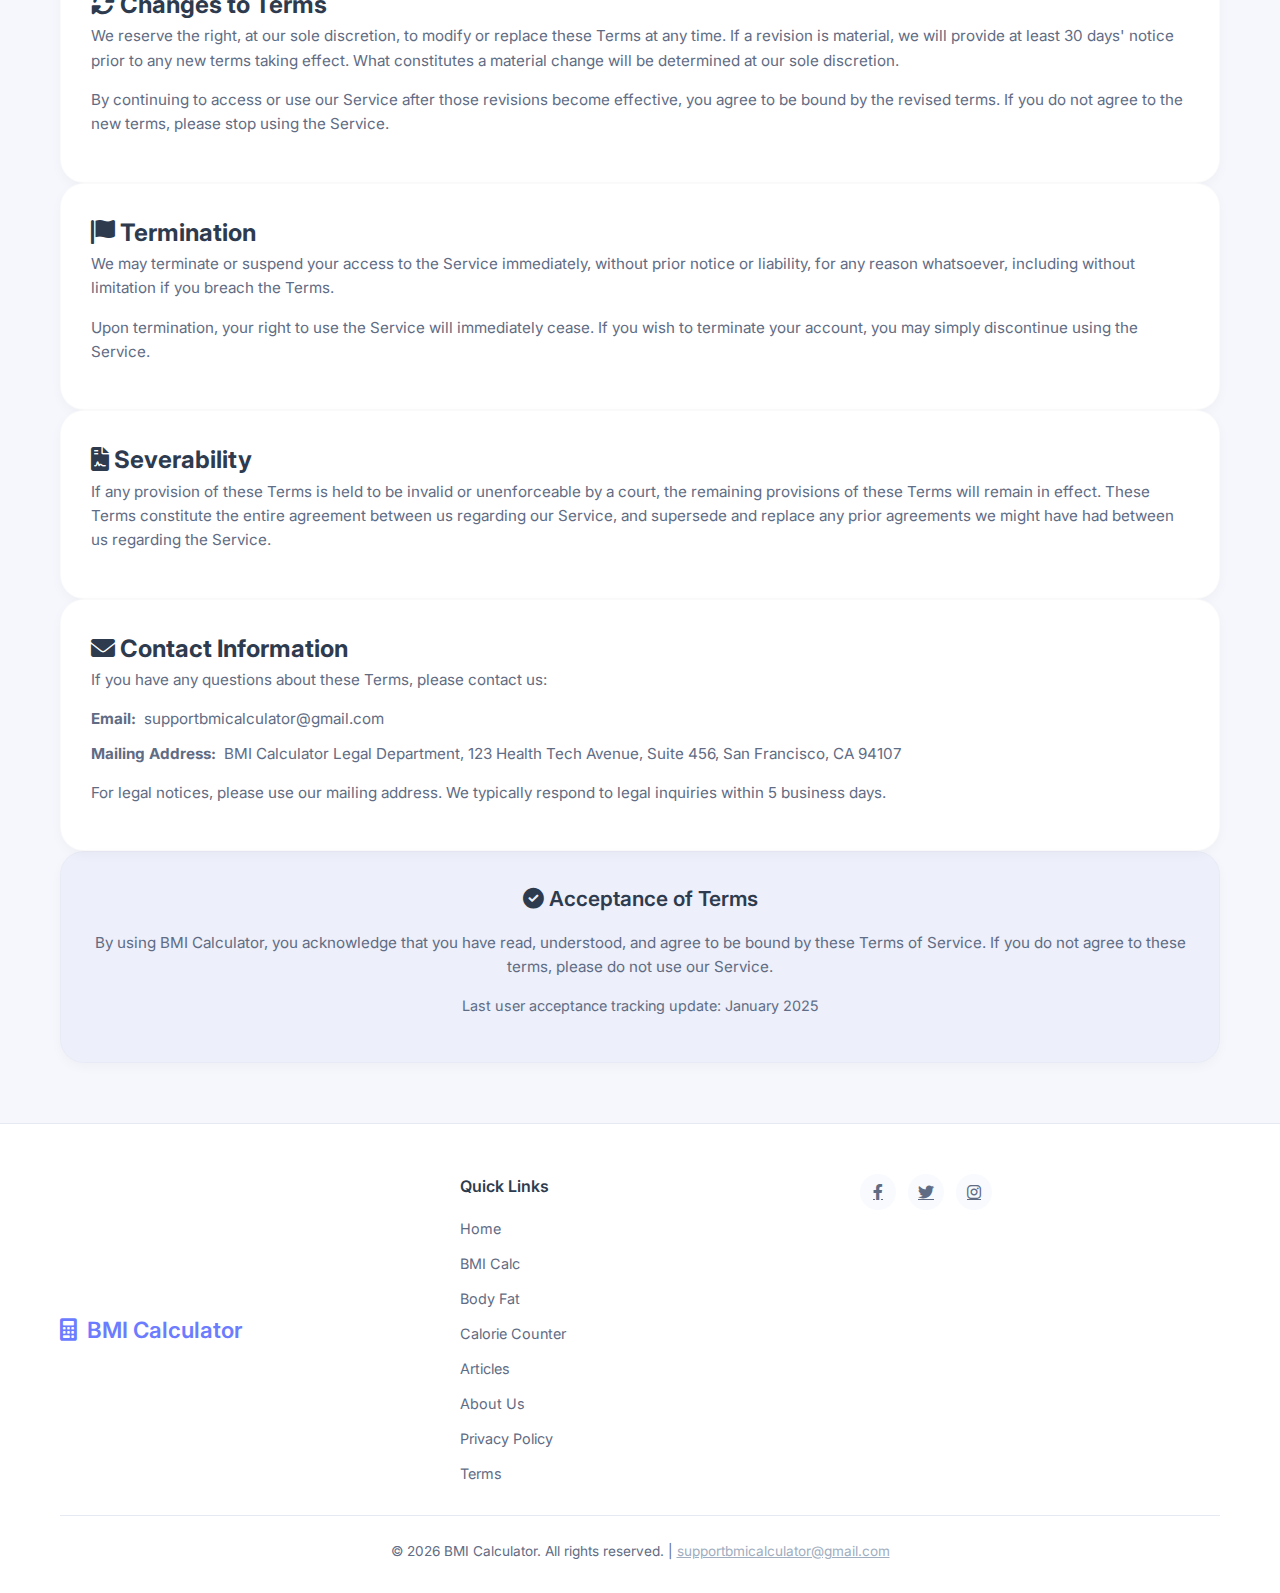
<file: terms-of-service.html>
<!DOCTYPE html>
<html lang="en">
<head>
  <meta charset="UTF-8">
  <meta name="viewport" content="width=device-width, initial-scale=1.0">
  <title>Terms of Service - BMI Calculator | Legal Agreement</title>
  <meta name="description" content="Terms of Service for BMI Calculator. Read our legal agreement covering use of our health tools, disclaimers, and user responsibilities.">
  <script async src="https://pagead2.googlesyndication.com/pagead/js/adsbygoogle.js?client=ca-pub-6647512446024977"
     crossorigin="anonymous"></script>
  <meta name="google-adsense-account" content="ca-pub-6647512446024977">
  <link rel="stylesheet" href="https://cdnjs.cloudflare.com/ajax/libs/font-awesome/6.0.0/css/all.min.css">
  <link href="https://fonts.googleapis.com/css2?family=Inter:wght@400;500;600;700&family=Libre+Baskerville:wght@400;700&display=swap" rel="stylesheet">
  <link rel="stylesheet" href="style.css">
  <!-- Favicon -->
  <link rel="icon" type="image/svg+xml" href="/favicon.svg">
  <link rel="apple-touch-icon" href="/favicon.svg">
  <meta name="theme-color" content="#6B7CFF">
  <link rel="manifest" href="manifest.json">
  <meta name="msapplication-TileColor" content="#5A67D8">
  <!-- Structured Data for SEO -->
  <script type="application/ld+json">
    {
      "@context": "https://schema.org",
      "@type": "WebApplication",
      "name": "Harmony BMI Calculator",
      "description": "Free online Body Mass Index calculator with comprehensive health guides and articles",
      "url": "https://harmony-bmi-calculator.com",
      "applicationCategory": "HealthApplication",
      "operatingSystem": "Any",
      "author": {
        "@type": "Organization",
        "name": "Harmony BMI Calculator"
      },
      "offers": {
        "@type": "Offer",
        "price": "0",
        "priceCurrency": "USD"
      }
    }
  </script>
</head>
<body>
  <!-- Background Elements -->
  <div class="bg-circle circle-1"></div>
  <div class="bg-circle circle-2"></div>
  <div class="bg-circle circle-3"></div>

  <!-- Navigation -->
  <nav class="glass-nav">
    <div class="nav-container">
      <a href="/" class="nav-brand">
        <i class="fas fa-calculator"></i>
        <span>BMI Calculator</span>
      </a>
      <button class="nav-toggle" aria-label="Toggle navigation">
        <i class="fas fa-bars"></i>
      </button>
      <ul class="nav-links">
        <li><a href="index.html"><i class="fas fa-home"></i> Home</a></li>
        <li><a href="index.html#calculator"><i class="fas fa-calculator"></i> BMI Calc</a></li>
        <li><a href="index.html#guide"><i class="fas fa-book"></i> BMI Guide</a></li>
        <li><a href="body-fat-calculator.html"><i class="fas fa-dumbbell"></i> Body Fat</a></li>
        <li><a href="calorie-counter.html"><i class="fas fa-utensils"></i> Calories</a></li>
        <li><a href="blog.html"><i class="fas fa-newspaper"></i> Articles</a></li>
        <li><a href="about.html"><i class="fas fa-info-circle"></i> About</a></li>
      </ul>
    </div>
  </nav>

  <section class="guide-section">
    <div class="section-container">
      <h1 class="section-title">Terms of Service</h1>
      <p style="margin-bottom: 40px; color: var(--gray);"><strong>Last Updated:</strong> January 10, 2025 | <strong>Effective Date:</strong> January 1, 2023</p>

      <div class="guide-card">
        <h2><i class="fas fa-gavel"></i> Agreement to Terms</h2>
        <p>
          By accessing and using the BMI Calculator website ("Service"), you accept and agree to be bound by the terms and provision of this agreement. In addition, when using this Service, you shall be subject to any posted guidelines or rules applicable to such services. Any participation in this Service will constitute acceptance of this agreement. If you do not agree to abide by the above, please do not use this Service.
        </p>
        <p>
          This Terms of Service ("Terms") is a legal agreement between you (either an individual or a single entity) and BMI Calculator ("we," "our," or "us") for the use of the BMI Calculator website and services.
        </p>
      </div>

      <div class="guide-card">
        <h2><i class="fas fa-user-check"></i> Eligibility & Account Responsibility</h2>
        <p>
          <strong>Age Requirement:</strong> You must be at least 13 years old to use our Service. By using the Service, you represent and warrant that you meet this age requirement.
        </p>
        <p>
          <strong>Account Responsibility:</strong> While we don't require account creation for basic BMI calculations, if you choose to create an account for additional features (when available), you are responsible for:
        </p>
        <ul>
          <li>Maintaining the confidentiality of your account credentials</li>
          <li>All activities that occur under your account</li>
          <li>Ensuring that you exit from your account at the end of each session</li>
          <li>Immediately notifying us of any unauthorized use of your account</li>
        </ul>
      </div>

      <div class="guide-card">
        <h2><i class="fas fa-stethoscope"></i> Medical Disclaimer & Limitations</h2>
        <p>
          <strong>NOT MEDICAL ADVICE:</strong> The content and tools provided by BMI Calculator are for informational and educational purposes only. The information provided is not intended to be a substitute for professional medical advice, diagnosis, or treatment.
        </p>
        <p>
          <strong>SCREENING TOOL ONLY:</strong> BMI (Body Mass Index) is a screening tool that estimates body fat based on height and weight. It has significant limitations:
        </p>
        <ul>
          <li>Does not measure body fat directly</li>
          <li>Does not account for muscle mass, bone density, or body composition</li>
          <li>May be inaccurate for athletes, pregnant women, elderly individuals, and certain ethnic groups</li>
          <li>Should not be used as the sole diagnostic tool for health assessment</li>
        </ul>
        <p>
          <strong>HEALTH DECISIONS:</strong> Never disregard professional medical advice or delay seeking it because of something you have read on this website or calculated using our tools. Always consult with qualified healthcare providers regarding any health concerns or before making health-related decisions.
        </p>
      </div>

      <div class="guide-card">
        <h2><i class="fas fa-ban"></i> Limitations of Liability</h2>
        <p>
          To the fullest extent permitted by applicable law, BMI Calculator shall not be liable for any indirect, incidental, special, consequential, or punitive damages, or any loss of profits or revenues, whether incurred directly or indirectly, or any loss of data, use, goodwill, or other intangible losses, resulting from:
        </p>
        <ul>
          <li>Your use or inability to use the Service</li>
          <li>Any conduct or content of any third party on the Service</li>
          <li>Any content obtained from the Service</li>
          <li>Unauthorized access, use, or alteration of your transmissions or content</li>
          <li>Health decisions made based on information from this Service</li>
        </ul>
        <p>
          <strong>MAXIMUM LIABILITY:</strong> In no event shall BMI Calculator's aggregate liability exceed one hundred U.S. dollars (US $100.00). Some jurisdictions do not allow the exclusion or limitation of liability for consequential or incidental damages, so the above limitation may not apply to you.
        </p>
      </div>

      <div class="guide-card">
        <h2><i class="fas fa-copyright"></i> Intellectual Property Rights</h2>
        <p>
          The Service and its original content, features, and functionality are and will remain the exclusive property of BMI Calculator and its licensors. The Service is protected by copyright, trademark, and other laws of both the United States and foreign countries. Our trademarks and trade dress may not be used in connection with any product or service without the prior written consent of BMI Calculator.
        </p>
        <p>
          <strong>Content License:</strong> You are granted a limited, non-exclusive, non-transferable, revocable license to access and use the Service for personal, non-commercial purposes. This license does not include:
        </p>
        <ul>
          <li>Resale or commercial use of the Service or its contents</li>
          <li>Collection and use of any product listings, descriptions, or prices</li>
          <li>Derivative use of the Service or its contents</li>
          <li>Downloading or copying account information for the benefit of another merchant</li>
          <li>Any use of data mining, robots, or similar data gathering and extraction tools</li>
        </ul>
      </div>

      <div class="guide-card">
        <h2><i class="fas fa-exclamation-circle"></i> Prohibited Uses</h2>
        <p>
          You agree not to use the Service:
        </p>
        <ul>
          <li>In any way that violates any applicable national or international law or regulation</li>
          <li>To transmit, or procure the sending of, any advertising or promotional material</li>
          <li>To impersonate or attempt to impersonate BMI Calculator, a BMI Calculator employee, another user, or any other person or entity</li>
          <li>To engage in any other conduct that restricts or inhibits anyone's use or enjoyment of the Service</li>
          <li>In any manner that could disable, overburden, damage, or impair the Service</li>
          <li>To use any robot, spider, or other automatic device, process, or means to access the Service</li>
          <li>To introduce any viruses, trojan horses, worms, logic bombs, or other material that is malicious or technologically harmful</li>
          <li>To attempt to gain unauthorized access to, interfere with, damage, or disrupt any parts of the Service</li>
          <li>To attack the Service via a denial-of-service attack or a distributed denial-of-service attack</li>
        </ul>
      </div>

      <div class="guide-card">
        <h2><i class="fas fa-link"></i> Links to Other Websites</h2>
        <p>
          Our Service may contain links to third-party websites or services that are not owned or controlled by BMI Calculator. We have no control over, and assume no responsibility for, the content, privacy policies, or practices of any third-party websites or services. You further acknowledge and agree that BMI Calculator shall not be responsible or liable, directly or indirectly, for any damage or loss caused or alleged to be caused by or in connection with the use of or reliance on any such content, goods, or services available on or through any such websites or services.
        </p>
        <p>
          We strongly advise you to read the terms and conditions and privacy policies of any third-party websites or services that you visit.
        </p>
      </div>

      <div class="guide-card">
        <h2><i class="fas fa-balance-scale"></i> Governing Law & Dispute Resolution</h2>
        <p>
          <strong>Governing Law:</strong> These Terms shall be governed and construed in accordance with the laws of the State of California, United States, without regard to its conflict of law provisions.
        </p>
        <p>
          <strong>Dispute Resolution:</strong> Any dispute arising from these Terms or your use of the Service shall be resolved through binding arbitration in San Francisco, California, rather than in court. The arbitration shall be conducted by a single arbitrator in accordance with the rules of the American Arbitration Association.
        </p>
        <p>
          <strong>Class Action Waiver:</strong> You agree to resolve disputes on an individual basis and waive any right to pursue any claims on a class or consolidated basis or in a representative capacity.
        </p>
      </div>

      <div class="guide-card">
        <h2><i class="fas fa-sync-alt"></i> Changes to Terms</h2>
        <p>
          We reserve the right, at our sole discretion, to modify or replace these Terms at any time. If a revision is material, we will provide at least 30 days' notice prior to any new terms taking effect. What constitutes a material change will be determined at our sole discretion.
        </p>
        <p>
          By continuing to access or use our Service after those revisions become effective, you agree to be bound by the revised terms. If you do not agree to the new terms, please stop using the Service.
        </p>
      </div>

      <div class="guide-card">
        <h2><i class="fas fa-flag"></i> Termination</h2>
        <p>
          We may terminate or suspend your access to the Service immediately, without prior notice or liability, for any reason whatsoever, including without limitation if you breach the Terms.
        </p>
        <p>
          Upon termination, your right to use the Service will immediately cease. If you wish to terminate your account, you may simply discontinue using the Service.
        </p>
      </div>

      <div class="guide-card">
        <h2><i class="fas fa-file-contract"></i> Severability</h2>
        <p>
          If any provision of these Terms is held to be invalid or unenforceable by a court, the remaining provisions of these Terms will remain in effect. These Terms constitute the entire agreement between us regarding our Service, and supersede and replace any prior agreements we might have had between us regarding the Service.
        </p>
      </div>

      <div class="guide-card">
        <h2><i class="fas fa-envelope"></i> Contact Information</h2>
        <p>
          If you have any questions about these Terms, please contact us:
        </p>
        <ul>
          <li><strong>Email:</strong> supportbmicalculator@gmail.com</li>
          <li><strong>Mailing Address:</strong> BMI Calculator Legal Department, 123 Health Tech Avenue, Suite 456, San Francisco, CA 94107</li>
        </ul>
        <p style="margin-top: 15px;">
          For legal notices, please use our mailing address. We typically respond to legal inquiries within 5 business days.
        </p>
      </div>

      <div class="guide-card" style="text-align: center; background: rgba(90, 103, 216, 0.05);">
        <h3><i class="fas fa-check-circle"></i> Acceptance of Terms</h3>
        <p>
          By using BMI Calculator, you acknowledge that you have read, understood, and agree to be bound by these Terms of Service. If you do not agree to these terms, please do not use our Service.
        </p>
        <p style="margin-top: 15px; font-size: 0.9rem; color: var(--gray);">
          Last user acceptance tracking update: January 2025
        </p>
      </div>
    </div>
  </section>

  <footer class="main-footer">
    <div class="footer-container">
      <div class="footer-content">
        <div class="footer-brand">
          <i class="fas fa-calculator"></i>
          <span>BMI Calculator</span>
        </div>
        <div class="footer-links">
          <h3>Quick Links</h3>
          <a href="index.html">Home</a>
          <a href="index.html#calculator">BMI Calc</a>
          <a href="body-fat-calculator.html">Body Fat</a>
          <a href="calorie-counter.html">Calorie Counter</a>
          <a href="blog.html">Articles</a>
          <a href="about.html">About Us</a>
          <a href="privacy-policy.html">Privacy Policy</a>
          <a href="terms-of-service.html">Terms</a>
        </div>
        <div class="footer-social">
          <a href="#" aria-label="Facebook"><i class="fab fa-facebook-f"></i></a>
          <a href="#" aria-label="Twitter"><i class="fab fa-twitter"></i></a>
          <a href="#" aria-label="Instagram"><i class="fab fa-instagram"></i></a>
        </div>
      </div>
      
      <div class="footer-copyright">
        <p>&copy; 2025 BMI Calculator. All rights reserved. | <a href="mailto:supportbmicalculator@gmail.com" style="color: #a0aec0;">supportbmicalculator@gmail.com</a></p>
      </div>
    </div>
  </footer>

  <script src="script.js"></script>
</body>
</html>
</file>
<file: style.css>
:root {
  /* Color Palette - Softer, more eye-friendly colors */
  --primary: #6B7CFF;
  --primary-light: #8B9AFF;
  --primary-dark: #4A5AD9;
  --secondary: #FF8AAB;
  --accent: #FFB67A;
  --success: #6CCB9F;
  --warning: #FFB67A;
  --danger: #FF8A8A;
  --light: #F8FAFE;
  --dark: #2E3B4E;
  --gray: #5F6C84;
  --light-gray: #E4E9F2;
  --background: #F5F7FC;
  --card-bg: rgba(255, 255, 255, 0.95);
  --card-bg-solid: #FFFFFF;

  /* Gradients - Softer gradients */
  --gradient-primary: linear-gradient(135deg, #6B7CFF 0%, #8B6DFF 100%);
  --gradient-success: linear-gradient(135deg, #6CCB9F 0%, #4CAF85 100%);
  --gradient-warning: linear-gradient(135deg, #FFB67A 0%, #FF9F5A 100%);
  --gradient-danger: linear-gradient(135deg, #FF8A8A 0%, #FF6B6B 100%);
  --gradient-energy: linear-gradient(135deg, #6B7CFF, #8B6DFF);
  --gradient-protein: linear-gradient(135deg, #6CCB9F, #4CAF85);
  --gradient-carbs: linear-gradient(135deg, #FFB67A, #FF9F5A);
  --gradient-fats: linear-gradient(135deg, #FF8AAB, #FF6B97);

  /* Background gradients for cards */
  --gradient-card: linear-gradient(135deg, #FFFFFF, #F8FAFE);
  --gradient-light: linear-gradient(135deg, #F8FAFE, #F0F4FC);

  /* Typography */
  --font-main: 'Inter', -apple-system, BlinkMacSystemFont, sans-serif;
  --font-accent: 'Libre Baskerville', Georgia, serif;

  /* Effects - Softer shadows */
  --shadow-sm: 0 4px 12px rgba(0, 0, 0, 0.03);
  --shadow-md: 0 8px 24px rgba(0, 0, 0, 0.05);
  --shadow-lg: 0 16px 32px rgba(0, 0, 0, 0.08);
  --shadow-hover: 0 20px 40px rgba(107, 124, 255, 0.12);
  --glass-bg: rgba(255, 255, 255, 0.9);
  --glass-border: rgba(255, 255, 255, 0.3);
  --transition: all 0.3s cubic-bezier(0.25, 0.8, 0.25, 1);
  --transition-bounce: all 0.4s cubic-bezier(0.175, 0.885, 0.32, 1.275);
}

/* Base Styles */
* {
  margin: 0;
  padding: 0;
  box-sizing: border-box;
}

body {
  font-family: var(--font-main);
  color: var(--dark);
  background-color: var(--background);
  line-height: 1.6;
  overflow-x: hidden;
  position: relative;
}

/* Background Elements - Softer colors and reduced opacity */
.bg-circle {
  position: fixed;
  border-radius: 50%;
  filter: blur(100px);
  opacity: 0.08;
  z-index: -1;
}

.circle-1 {
  width: 400px;
  height: 400px;
  background: var(--primary-light);
  top: -150px;
  left: -150px;
  animation: floatCircle 25s ease-in-out infinite;
}

.circle-2 {
  width: 500px;
  height: 500px;
  background: var(--secondary);
  bottom: -200px;
  right: -200px;
  animation: floatCircle 30s ease-in-out infinite reverse;
  opacity: 0.06;
}

.circle-3 {
  width: 300px;
  height: 300px;
  background: var(--accent);
  top: 40%;
  left: 60%;
  transform: translate(-50%, -50%);
  animation: floatCircle 20s ease-in-out infinite;
  opacity: 0.05;
}

@keyframes floatCircle {
  0%, 100% { transform: translate(0, 0) scale(1); }
  33% { transform: translate(30px, -30px) scale(1.05); }
  66% { transform: translate(-30px, 20px) scale(0.95); }
}

/* Main Container */
.main-container {
  max-width: 100%;
  margin: 0 auto;
  overflow: hidden;
}

/* Section Containers */
.section-container {
  max-width: 1200px;
  margin: 0 auto;
  padding: 0 20px;
}

/* Navigation - Lighter, more transparent */
.glass-nav {
  background: rgba(255, 255, 255, 0.85);
  backdrop-filter: blur(16px);
  -webkit-backdrop-filter: blur(16px);
  border-bottom: 1px solid rgba(255, 255, 255, 0.3);
  position: sticky;
  top: 0;
  z-index: 1000;
  width: 100%;
  box-shadow: var(--shadow-sm);
}

.nav-container {
  display: flex;
  justify-content: space-between;
  align-items: center;
  padding: 16px 20px;
  max-width: 1200px;
  margin: 0 auto;
}

.nav-brand {
  display: flex;
  align-items: center;
  font-size: 1.4rem;
  font-weight: 600;
  color: var(--primary);
  gap: 10px;
  text-decoration: none;
  transition: var(--transition);
}

.nav-brand:hover {
  transform: scale(1.03);
}

.nav-links {
  display: flex;
  list-style: none;
  gap: 10px;
}

.nav-links a {
  text-decoration: none;
  color: var(--dark);
  font-weight: 500;
  display: flex;
  align-items: center;
  gap: 8px;
  transition: var(--transition);
  padding: 8px 14px;
  border-radius: 30px;
  font-size: 0.95rem;
  position: relative;
  overflow: hidden;
}

.nav-links a::before {
  content: '';
  position: absolute;
  top: 0;
  left: 0;
  width: 100%;
  height: 100%;
  background: var(--primary);
  opacity: 0;
  transition: opacity 0.3s ease;
  z-index: -1;
  border-radius: 30px;
}

.nav-links a:hover {
  color: var(--primary);
  background: rgba(107, 124, 255, 0.08);
}

.nav-links a.active {
  color: white;
  background: var(--gradient-primary);
  box-shadow: var(--shadow-sm);
}

.nav-toggle {
  display: none;
  background: none;
  border: none;
  font-size: 1.4rem;
  color: var(--dark);
  cursor: pointer;
  padding: 8px;
  transition: var(--transition);
}

.nav-toggle:hover {
  transform: rotate(90deg);
  color: var(--primary);
}

/* Medical Disclaimer - Softer background */
.medical-disclaimer {
  background: rgba(255, 255, 255, 0.95) !important;
  border-left: 4px solid var(--primary);
  padding: 16px 20px;
  margin: 20px auto;
  max-width: 1200px;
  display: flex;
  align-items: flex-start;
  gap: 15px;
  border-radius: 16px;
  box-shadow: var(--shadow-sm);
  animation: slideInDown 0.5s ease;
  backdrop-filter: blur(8px);
}

@keyframes slideInDown {
  from {
    transform: translateY(-10px);
    opacity: 0;
  }
  to {
    transform: translateY(0);
    opacity: 1;
  }
}

.disclaimer-icon {
  color: var(--primary);
  font-size: 1.3rem;
  padding-top: 2px;
}

.disclaimer-content h4 {
  font-size: 1rem;
  margin-bottom: 4px;
  color: var(--dark);
  font-weight: 600;
}

.disclaimer-content p {
  font-size: 0.9rem;
  color: var(--gray);
  line-height: 1.5;
}

/* Hero Section - Cleaner layout */
.hero {
  display: flex;
  align-items: center;
  justify-content: space-between;
  padding: 60px 20px 80px;
  max-width: 1200px;
  margin: 0 auto;
}

.hero-content {
  flex: 1;
  max-width: 600px;
  animation: fadeInLeft 1s ease;
}

@keyframes fadeInLeft {
  from {
    opacity: 0;
    transform: translateX(-20px);
  }
  to {
    opacity: 1;
    transform: translateX(0);
  }
}

.hero-title {
  font-family: var(--font-accent);
  font-size: clamp(2rem, 5vw, 3rem);
  font-weight: 700;
  margin-bottom: 16px;
  line-height: 1.2;
  color: var(--dark);
}

.title-line {
  display: block;
}

.accent {
  color: var(--primary);
  position: relative;
  display: inline-block;
}

.accent::after {
  content: '';
  position: absolute;
  bottom: -5px;
  left: 0;
  width: 100%;
  height: 3px;
  background: var(--gradient-primary);
  border-radius: 3px;
  opacity: 0.5;
}

.hero-subtitle {
  font-size: 1.1rem;
  color: var(--gray);
  margin-bottom: 30px;
  max-width: 500px;
  line-height: 1.6;
}

.hero-button {
  display: inline-flex;
  align-items: center;
  gap: 10px;
  padding: 14px 28px;
  background: var(--gradient-primary);
  color: white;
  text-decoration: none;
  border-radius: 40px;
  font-weight: 500;
  transition: var(--transition);
  box-shadow: var(--shadow-sm);
  font-size: 1rem;
  border: none;
  cursor: pointer;
  position: relative;
  overflow: hidden;
}

.hero-button:hover {
  transform: translateY(-2px);
  box-shadow: var(--shadow-md);
}

.hero-illustration {
  position: relative;
  width: 380px;
  height: 380px;
  flex: 1;
  display: flex;
  justify-content: center;
  min-height: 300px;
  animation: fadeInRight 1s ease;
}

@keyframes fadeInRight {
  from {
    opacity: 0;
    transform: translateX(20px);
  }
  to {
    opacity: 1;
    transform: translateX(0);
  }
}

.illustration-circle {
  width: 100%;
  max-width: 380px;
  aspect-ratio: 1/1;
  border-radius: 50%;
  background: var(--gradient-primary);
  opacity: 0.08;
  position: absolute;
  top: 50%;
  left: 50%;
  transform: translate(-50%, -50%);
}

.illustration-img {
  width: 100%;
  max-width: 380px;
  height: auto;
  border-radius: 50%;
  position: relative;
  z-index: 1;
  animation: float 8s ease-in-out infinite;
  box-shadow: var(--shadow-lg);
  border: 4px solid white;
}

@keyframes float {
  0%, 100% { transform: translateY(0px); }
  50% { transform: translateY(-12px); }
}

/* Calculator Section */
.calculator-section {
  padding: 40px 0 80px;
}

.calculator-container {
  display: grid;
  grid-template-columns: 1fr;
  gap: 30px;
  max-width: 1200px;
  margin: 0 auto;
  padding: 0 20px;
}

/* Glass Card - Softer, cleaner */
.glass-card {
  background: white;
  backdrop-filter: none;
  border-radius: 24px;
  padding: 30px;
  box-shadow: var(--shadow-md);
  transition: var(--transition);
  border: 1px solid rgba(0, 0, 0, 0.02);
}

.glass-card:hover {
  box-shadow: var(--shadow-hover);
  transform: translateY(-3px);
  border-color: rgba(107, 124, 255, 0.1);
}

.calculator-card {
  margin-bottom: 30px;
}

.card-header {
  display: flex;
  justify-content: space-between;
  align-items: center;
  margin-bottom: 25px;
  flex-wrap: wrap;
  gap: 15px;
}

.card-header h2 {
  font-size: 1.5rem;
  display: flex;
  align-items: center;
  gap: 10px;
  color: var(--dark);
  font-weight: 600;
}

.card-header h2 i {
  color: var(--primary);
}

.theme-switch {
  display: flex;
  align-items: center;
}

.switch {
  position: relative;
  display: inline-block;
  width: 48px;
  height: 24px;
}

.switch input {
  opacity: 0;
  width: 0;
  height: 0;
}

.slider {
  position: absolute;
  cursor: pointer;
  top: 0;
  left: 0;
  right: 0;
  bottom: 0;
  background-color: var(--light-gray);
  transition: var(--transition);
  border-radius: 34px;
}

.slider:before {
  position: absolute;
  content: "";
  height: 18px;
  width: 18px;
  left: 3px;
  bottom: 3px;
  background-color: white;
  transition: var(--transition);
  border-radius: 50%;
}

input:checked + .slider {
  background-color: var(--primary);
}

input:checked + .slider:before {
  transform: translateX(24px);
}

.switch-label {
  margin-left: 10px;
  font-size: 0.9rem;
  color: var(--gray);
}

.calculator-form {
  display: flex;
  flex-direction: column;
  gap: 20px;
}

.input-group {
  display: flex;
  flex-direction: column;
  gap: 6px;
}

.input-group label {
  font-weight: 500;
  color: var(--dark);
  display: flex;
  align-items: center;
  gap: 8px;
  font-size: 0.95rem;
}

.input-wrapper {
  position: relative;
}

/* Unified input and select styling - Clean and consistent */
.input-group select,
.input-group input[type="text"],
.input-group input[type="number"],
.input-group input[type="email"],
.input-group input[type="password"] {
  width: 100%;
  padding: 14px 18px;
  border: 1.5px solid var(--light-gray);
  border-radius: 16px;
  font-size: 0.95rem;
  transition: var(--transition);
  background: white;
  font-family: var(--font-main);
  color: var(--dark);
  box-shadow: 0 2px 6px rgba(0, 0, 0, 0.02);
}

/* Specific styling for select dropdowns */
.input-group select {
  appearance: none;
  -webkit-appearance: none;
  -moz-appearance: none;
  background-image: url("data:image/svg+xml,%3Csvg xmlns='http://www.w3.org/2000/svg' width='16' height='16' viewBox='0 0 24 24' fill='none' stroke='%236B7CFF' stroke-width='2' stroke-linecap='round' stroke-linejoin='round'%3E%3Cpolyline points='6 9 12 15 18 9'%3E%3C/polyline%3E%3C/svg%3E");
  background-repeat: no-repeat;
  background-position: right 18px center;
  background-size: 16px;
  padding-right: 50px;
  cursor: pointer;
}

/* Hover state */
.input-group select:hover,
.input-group input:hover {
  border-color: var(--primary-light);
  background-color: #FAFBFF;
}

/* Focus state */
.input-group select:focus,
.input-group input:focus {
  outline: none;
  border-color: var(--primary);
  box-shadow: 0 0 0 3px rgba(107, 124, 255, 0.1);
  background-color: white;
}

/* Option styling */
.input-group select option {
  background: white;
  color: var(--dark);
  padding: 12px;
  font-size: 0.95rem;
}

/* Specific styling for age input */
.input-group input[type="number"]#calAge,
.input-group input[type="number"]#fatAge,
.input-group input[type="number"]#bmiAge {
  background-image: url("data:image/svg+xml,%3Csvg xmlns='http://www.w3.org/2000/svg' width='16' height='16' viewBox='0 0 24 24' fill='none' stroke='%236B7CFF' stroke-width='2' stroke-linecap='round' stroke-linejoin='round'%3E%3Ccircle cx='12' cy='12' r='10'%3E%3C/circle%3E%3Cpolyline points='12 6 12 12 16 14'%3E%3C/polyline%3E%3C/svg%3E");
  background-repeat: no-repeat;
  background-position: right 18px center;
  background-size: 16px;
  padding-right: 50px;
}

/* Remove spinners from number inputs */
.input-group input[type="number"] {
  appearance: textfield;
  -moz-appearance: textfield;
}

.input-group input[type="number"]::-webkit-outer-spin-button,
.input-group input[type="number"]::-webkit-inner-spin-button {
  -webkit-appearance: none;
  margin: 0;
}

.input-unit {
  position: absolute;
  right: 18px;
  top: 50%;
  transform: translateY(-50%);
  color: var(--gray);
  font-size: 0.9rem;
  font-weight: 500;
  transition: var(--transition);
  background: white;
  padding: 2px 8px;
  border-radius: 20px;
  border: 1px solid var(--light-gray);
  pointer-events: none;
}

.input-wrapper:focus-within .input-unit {
  border-color: var(--primary);
  color: var(--primary);
}

/* Gender and age container */
.gender-age-container {
  display: grid;
  grid-template-columns: 1fr 1fr;
  gap: 20px;
  margin-bottom: 20px;
}

/* Calculate Button - Cleaner */
.calculate-btn {
  display: flex;
  align-items: center;
  justify-content: center;
  gap: 10px;
  padding: 16px 24px;
  background: var(--gradient-primary);
  color: white;
  border: none;
  border-radius: 40px;
  font-size: 1rem;
  font-weight: 600;
  cursor: pointer;
  transition: var(--transition);
  margin-top: 10px;
  box-shadow: var(--shadow-sm);
}

.calculate-btn:hover {
  transform: translateY(-2px);
  box-shadow: var(--shadow-md);
}

.calculate-btn:active {
  transform: translateY(0);
}

/* Result Card Styling */
.result-card {
  padding: 30px;
  display: flex;
  flex-direction: column;
  gap: 25px;
  background: white;
}

.result-placeholder {
  display: flex;
  flex-direction: column;
  align-items: center;
  justify-content: center;
  text-align: center;
  padding: 30px;
  color: var(--gray);
}

.result-placeholder h3 {
  font-size: 1.4rem;
  color: var(--dark);
  margin: 15px 0 5px;
  font-weight: 600;
}

.placeholder-icon {
  width: 70px;
  height: 70px;
  border-radius: 50%;
  background: rgba(107, 124, 255, 0.08);
  display: flex;
  align-items: center;
  justify-content: center;
  margin-bottom: 15px;
}

.placeholder-icon i {
  font-size: 2rem;
  color: var(--primary);
}

/* Active Result Styling */
.result-content {
  width: 100%;
  text-align: center;
  padding: 25px;
  border-radius: 20px;
  background: var(--light);
  margin-bottom: 25px;
}

.result-value {
  font-size: 3.5rem;
  font-weight: 700;
  color: var(--primary);
  line-height: 1.2;
}

.result-category {
  font-size: 1.5rem;
  font-weight: 600;
  margin-bottom: 10px;
  padding: 6px 16px;
  border-radius: 30px;
  display: inline-block;
}

.result-description {
  font-size: 0.95rem;
  color: var(--gray);
  margin-top: 8px;
}

/* BMI Scale Visualization */
.result-visualization {
  display: flex;
  flex-direction: column;
  gap: 25px;
}

.bmi-scale {
  margin: 20px 0;
}

.scale-container {
  position: relative;
  padding: 20px 0 10px;
}

.scale-bar {
  display: flex;
  height: 24px;
  border-radius: 30px;
  overflow: hidden;
  box-shadow: inset 0 2px 4px rgba(0,0,0,0.05);
  margin-bottom: 10px;
  background: linear-gradient(90deg, 
    #4CC9F0 0%, 
    #4CC9F0 18.5%, 
    #4895EF 18.5%, 
    #4895EF 24.9%, 
    #4361EE 25%, 
    #4361EE 29.9%, 
    #F8961E 30%, 
    #F8961E 100%);
}

.scale-segment {
  flex: 1;
  position: relative;
}

.scale-labels {
  display: flex;
  justify-content: space-between;
  font-size: 0.8rem;
  color: var(--gray);
  margin-top: 8px;
  font-weight: 500;
}

.scale-labels span {
  position: relative;
}

.scale-labels span::before {
  content: '';
  position: absolute;
  top: -16px;
  left: 50%;
  transform: translateX(-50%);
  width: 2px;
  height: 8px;
  background: var(--light-gray);
}

.scale-marker {
  position: absolute;
  top: -8px;
  width: 0;
  height: 0;
  border-left: 12px solid transparent;
  border-right: 12px solid transparent;
  border-top: 20px solid var(--primary);
  transform: translateX(-12px);
  transition: left 0.5s ease;
  filter: drop-shadow(0 2px 4px rgba(0,0,0,0.1));
  z-index: 10;
}

/* Health Recommendation */
.health-recommendation {
  background: var(--light);
  border-radius: 16px;
  padding: 25px;
}

.tips-header {
  display: flex;
  align-items: center;
  gap: 12px;
  margin-bottom: 15px;
}

.tips-header i {
  font-size: 1.3rem;
  color: var(--primary);
}

.tips-header h3 {
  font-size: 1.2rem;
  color: var(--dark);
  font-weight: 600;
}

.tips-text {
  line-height: 1.6;
  color: var(--gray);
}

.child-note {
  background: rgba(255, 182, 122, 0.1);
  padding: 12px 15px;
  border-radius: 12px;
  margin-top: 15px;
  display: flex;
  align-items: center;
  gap: 10px;
  font-size: 0.9rem;
  color: var(--dark);
  border-left: 3px solid var(--warning);
}

/* Color Classes for Results */
.underweight .result-category {
  background: rgba(76, 201, 240, 0.1);
  color: #4895EF;
}

.normal .result-category {
  background: rgba(72, 149, 239, 0.1);
  color: #4361EE;
}

.overweight .result-category {
  background: rgba(248, 150, 30, 0.1);
  color: #F8961E;
}

.obese .result-category {
  background: rgba(247, 37, 133, 0.1);
  color: #F72585;
}

/* Guide Section */
.guide-section {
  padding: 60px 0;
  background: var(--background);
}

.section-title {
  font-family: var(--font-accent);
  font-size: 2.2rem;
  font-weight: 700;
  margin-bottom: 40px;
  display: flex;
  align-items: center;
  justify-content: center;
  gap: 12px;
  color: var(--dark);
  position: relative;
}

.section-title::after {
  content: '';
  position: absolute;
  bottom: -12px;
  left: 50%;
  transform: translateX(-50%);
  width: 80px;
  height: 3px;
  background: var(--gradient-primary);
  border-radius: 3px;
  opacity: 0.5;
}

.section-title i {
  color: var(--primary);
}

.guide-grid {
  display: grid;
  grid-template-columns: repeat(auto-fit, minmax(300px, 1fr));
  gap: 25px;
}

.guide-card {
  background: white;
  border-radius: 24px;
  padding: 30px;
  box-shadow: var(--shadow-sm);
  transition: var(--transition);
  border: 1px solid rgba(0,0,0,0.02);
}

.guide-card:hover {
  transform: translateY(-5px);
  box-shadow: var(--shadow-hover);
  border-color: rgba(107, 124, 255, 0.1);
}

.guide-icon {
  width: 60px;
  height: 60px;
  border-radius: 20px;
  background: rgba(107, 124, 255, 0.1);
  display: flex;
  align-items: center;
  justify-content: center;
  color: var(--primary);
  font-size: 1.6rem;
  margin-bottom: 20px;
  transition: var(--transition);
}

.guide-card:hover .guide-icon {
  background: var(--gradient-primary);
  color: white;
  transform: scale(1.05);
}

.guide-card h3 {
  font-size: 1.3rem;
  font-weight: 600;
  margin-bottom: 15px;
  color: var(--dark);
}

.guide-card p {
  color: var(--gray);
  line-height: 1.6;
  margin-bottom: 15px;
  font-size: 0.95rem;
}

.guide-card ul {
  list-style: none;
  padding-left: 0;
  font-size: 0.95rem;
  line-height: 1.6;
  color: var(--gray);
}

.guide-card li {
  margin-bottom: 10px;
  display: flex;
  align-items: flex-start;
  gap: 8px;
}

.guide-card li i {
  color: var(--primary);
  margin-top: 3px;
  font-size: 0.9rem;
}

/* Method Selector */
.method-selector {
  display: flex;
  gap: 12px;
  margin-bottom: 25px;
  flex-wrap: wrap;
  background: var(--light);
  padding: 8px;
  border-radius: 40px;
}

.method-btn {
  flex: 1;
  min-width: 140px;
  padding: 12px 20px;
  background: transparent;
  border: none;
  border-radius: 30px;
  font-weight: 500;
  color: var(--gray);
  cursor: pointer;
  transition: var(--transition);
  display: flex;
  align-items: center;
  justify-content: center;
  gap: 8px;
  font-size: 0.95rem;
}

.method-btn i {
  font-size: 1rem;
  transition: var(--transition);
}

.method-btn.active {
  background: white;
  color: var(--primary);
  box-shadow: var(--shadow-sm);
}

.method-btn:not(.active):hover {
  color: var(--primary);
  background: rgba(255,255,255,0.5);
}

/* Measurement Group */
.measurement-group {
  background: var(--light);
  border-radius: 20px;
  padding: 25px;
  margin-bottom: 25px;
  border: 1px solid rgba(0,0,0,0.02);
}

.measurement-group h3 {
  color: var(--primary);
  margin-bottom: 20px;
  font-size: 1.1rem;
  display: flex;
  align-items: center;
  gap: 10px;
  font-weight: 600;
}

.measurement-group h3 i {
  font-size: 1.2rem;
}

/* Body Fat Scale - Additional styles */
.body-fat-scale-container {
  background: var(--light);
  padding: 25px;
  border-radius: 20px;
  margin: 25px 0;
}

.body-fat-scale {
  background: linear-gradient(90deg, 
    #4CC9F0 0%, 
    #4895EF 20%, 
    #4361EE 40%, 
    #F8961E 60%, 
    #F72585 80%);
  height: 24px;
  border-radius: 30px;
  margin: 25px 0 10px;
  position: relative;
  box-shadow: inset 0 2px 4px rgba(0,0,0,0.05);
}

.fat-marker {
  position: absolute;
  width: 6px;
  height: 40px;
  background: white;
  top: -8px;
  transform: translateX(-3px);
  border-radius: 3px;
  box-shadow: var(--shadow-sm);
  border: 1px solid var(--primary);
  transition: left 0.6s ease;
  z-index: 10;
}

.fat-marker::before,
.fat-marker::after {
  content: '';
  position: absolute;
  width: 10px;
  height: 10px;
  background: white;
  border-radius: 50%;
  left: -2px;
  border: 1px solid var(--primary);
}

.fat-marker::before {
  top: -8px;
}

.fat-marker::after {
  bottom: -8px;
}

.fat-labels {
  display: flex;
  justify-content: space-between;
  margin-top: 15px;
  font-size: 0.8rem;
  font-weight: 500;
  color: var(--gray);
}

.fat-labels span {
  position: relative;
}

.fat-labels span::before {
  content: '';
  position: absolute;
  top: -20px;
  left: 50%;
  transform: translateX(-50%);
  width: 2px;
  height: 10px;
  background: var(--light-gray);
}

/* Category Badge */
.category-badge {
  display: inline-block;
  padding: 8px 24px;
  border-radius: 30px;
  font-weight: 600;
  font-size: 1rem;
  margin: 10px 0;
}

.essential-fat { 
  background: rgba(76, 201, 240, 0.1);
  color: #4CC9F0;
}
.athletes { 
  background: rgba(72, 149, 239, 0.1);
  color: #4895EF;
}
.fitness { 
  background: rgba(67, 97, 238, 0.1);
  color: #4361EE;
}
.acceptable { 
  background: rgba(248, 150, 30, 0.1);
  color: #F8961E;
}
.obese { 
  background: rgba(247, 37, 133, 0.1);
  color: #F72585;
}

/* Info Grid */
.info-grid {
  display: grid;
  grid-template-columns: repeat(auto-fit, minmax(180px, 1fr));
  gap: 15px;
  margin: 25px 0;
}

.info-card {
  background: var(--light);
  padding: 20px;
  border-radius: 16px;
  text-align: center;
  transition: var(--transition);
}

.info-card:hover {
  transform: translateY(-3px);
  background: white;
  box-shadow: var(--shadow-sm);
}

.info-card h4 {
  color: var(--gray);
  margin-bottom: 10px;
  font-size: 0.9rem;
  font-weight: 500;
}

.info-card p {
  font-size: 1.6rem;
  font-weight: 600;
  color: var(--primary);
  margin: 5px 0;
}

.info-card small {
  color: var(--gray);
  font-size: 0.8rem;
}

/* Activity Level */
.activity-level {
  background: var(--light);
  border-radius: 20px;
  padding: 25px;
  margin: 25px 0;
}

.activity-level h3 {
  color: var(--dark);
  margin-bottom: 15px;
  font-size: 1.2rem;
  display: flex;
  align-items: center;
  gap: 10px;
  font-weight: 600;
}

.activity-option {
  background: white;
  border-radius: 16px;
  margin: 10px 0;
  border: 1px solid var(--light-gray);
  transition: var(--transition);
}

.activity-option:hover {
  border-color: var(--primary);
  box-shadow: var(--shadow-sm);
}

.activity-option input[type="radio"] {
  display: none;
}

.activity-option label {
  display: flex;
  align-items: center;
  padding: 16px 20px;
  cursor: pointer;
  border-radius: 16px;
  position: relative;
}

.activity-option input[type="radio"]:checked + label {
  background: rgba(107, 124, 255, 0.05);
  border: 1px solid var(--primary);
}

.activity-option label strong {
  font-size: 1rem;
  margin-bottom: 2px;
  display: block;
  color: var(--dark);
}

.activity-desc {
  color: var(--gray);
  font-size: 0.85rem;
}

.activity-option label::after {
  content: '\f00c';
  font-family: 'Font Awesome 6 Free';
  font-weight: 900;
  position: absolute;
  right: 20px;
  color: var(--primary);
  opacity: 0;
  transform: scale(0);
  transition: var(--transition);
}

.activity-option input[type="radio"]:checked + label::after {
  opacity: 1;
  transform: scale(1);
}

/* Goal Badges */
.goal-badge {
  display: inline-block;
  padding: 10px 22px;
  border-radius: 30px;
  font-weight: 500;
  margin-right: 10px;
  margin-bottom: 10px;
  cursor: pointer;
  transition: var(--transition);
  border: 1px solid transparent;
  font-size: 0.95rem;
}

.goal-badge.active {
  background: var(--gradient-primary);
  color: white;
  box-shadow: var(--shadow-sm);
}

.goal-badge:not(.active) {
  background: var(--light);
  color: var(--gray);
  border-color: var(--light-gray);
}

.goal-badge:not(.active):hover {
  background: white;
  color: var(--primary);
  border-color: var(--primary);
}

/* Calorie Meter */
.calorie-meter-container {
  background: var(--light);
  padding: 25px;
  border-radius: 20px;
  margin: 25px 0;
}

.calorie-meter {
  background: rgba(0,0,0,0.05);
  height: 24px;
  border-radius: 30px;
  margin: 15px 0;
  position: relative;
  overflow: hidden;
}

.calorie-fill {
  height: 100%;
  background: var(--gradient-primary);
  border-radius: 30px;
  transition: width 0.8s ease;
}

/* Weight Change Indicator */
.weight-change {
  font-size: 1.2rem;
  padding: 16px;
  border-radius: 16px;
  margin: 20px 0;
  text-align: center;
  font-weight: 500;
}

.weight-loss {
  background: rgba(247, 37, 133, 0.1);
  color: #F72585;
}

.weight-maintain {
  background: rgba(67, 97, 238, 0.1);
  color: #4361EE;
}

.weight-gain {
  background: rgba(76, 201, 240, 0.1);
  color: #4CC9F0;
}

/* Macro Grid */
.macro-grid {
  display: grid;
  grid-template-columns: repeat(3, 1fr);
  gap: 15px;
  margin: 25px 0;
}

.macro-card {
  background: var(--light);
  padding: 20px 10px;
  border-radius: 16px;
  text-align: center;
  transition: var(--transition);
}

.macro-card:hover {
  transform: translateY(-3px);
  background: white;
  box-shadow: var(--shadow-sm);
}

.macro-card h4 {
  color: var(--gray);
  margin-bottom: 10px;
  font-size: 0.9rem;
  font-weight: 500;
}

.macro-value {
  font-size: 1.4rem;
  font-weight: 600;
  color: var(--dark);
  margin: 5px 0;
}

.macro-unit {
  font-size: 0.8rem;
  color: var(--gray);
}

/* Stats Grid */
.stats-grid {
  display: flex;
  justify-content: space-around;
  margin: 20px 0;
  padding: 20px;
  background: var(--light);
  border-radius: 20px;
}

.stat-item {
  text-align: center;
  position: relative;
}

.stat-item::after {
  content: '';
  position: absolute;
  right: -20px;
  top: 15%;
  height: 70%;
  width: 1px;
  background: var(--light-gray);
}

.stat-item:last-child::after {
  display: none;
}

.stat-label {
  color: var(--gray);
  font-size: 0.85rem;
  margin-bottom: 5px;
}

.stat-value {
  font-size: 1.5rem;
  font-weight: 600;
  color: var(--dark);
}

.stat-unit {
  color: var(--gray);
  font-size: 0.8rem;
  margin-left: 2px;
}

/* FAQ Styles */
.faq-container {
  display: grid;
  grid-template-columns: 1fr;
  gap: 15px;
  max-width: 800px;
  margin: 0 auto;
}

.faq-card {
  background: white;
  border-radius: 16px;
  box-shadow: var(--shadow-sm);
  overflow: hidden;
  border: 1px solid rgba(0,0,0,0.02);
}

.faq-question {
  padding: 18px 20px;
  display: flex;
  justify-content: space-between;
  align-items: center;
  cursor: pointer;
  background: white;
  transition: var(--transition);
}

.faq-question:hover {
  background: var(--light);
}

.faq-question h3 {
  font-size: 1rem;
  color: var(--dark);
  margin: 0;
  font-weight: 500;
}

.faq-question i {
  color: var(--primary);
  transition: var(--transition);
  font-size: 0.9rem;
}

.faq-answer {
  max-height: 0;
  overflow: hidden;
  transition: max-height 0.3s ease;
  padding: 0 20px;
  background: var(--light);
}

.faq-answer p, .faq-answer ul {
  margin-bottom: 15px;
  color: var(--gray);
  font-size: 0.95rem;
}

.faq-card.active .faq-answer {
  max-height: 400px;
  padding: 20px;
}

.faq-card.active .faq-question i {
  transform: rotate(180deg);
}

/* Footer */
.main-footer {
  background: white;
  color: var(--dark);
  padding: 50px 0 30px;
  width: 100vw;
  position: relative;
  left: 50%;
  right: 50%;
  margin-left: -50vw;
  margin-right: -50vw;
  border-top: 1px solid var(--light-gray);
}

.footer-container {
  max-width: 1200px;
  margin: 0 auto;
  padding: 0 20px;
}

.footer-content {
  display: grid;
  grid-template-columns: repeat(auto-fit, minmax(200px, 1fr));
  gap: 40px;
  margin-bottom: 30px;
}

.footer-brand {
  display: flex;
  align-items: center;
  font-size: 1.4rem;
  font-weight: 600;
  color: var(--primary);
  gap: 10px;
}

.footer-links {
  display: flex;
  flex-direction: column;
  gap: 12px;
}

.footer-links h3 {
  font-size: 1rem;
  margin-bottom: 5px;
  color: var(--dark);
  font-weight: 600;
}

.footer-links a {
  color: var(--gray);
  text-decoration: none;
  transition: var(--transition);
  font-size: 0.9rem;
}

.footer-links a:hover {
  color: var(--primary);
  transform: translateX(5px);
}

.footer-social {
  display: flex;
  gap: 12px;
  align-items: flex-start;
}

.footer-social a {
  color: var(--gray);
  font-size: 1rem;
  transition: var(--transition);
  width: 36px;
  height: 36px;
  border-radius: 50%;
  background: var(--light);
  display: flex;
  align-items: center;
  justify-content: center;
}

.footer-social a:hover {
  background: var(--primary);
  color: white;
  transform: translateY(-3px);
}

.footer-copyright {
  text-align: center;
  color: var(--gray);
  font-size: 0.85rem;
  padding-top: 25px;
  border-top: 1px solid var(--light-gray);
}

/* Loading Spinner */
.loading-spinner {
  width: 40px;
  height: 40px;
  border: 3px solid var(--light-gray);
  border-top-color: var(--primary);
  border-radius: 50%;
  animation: spin 0.8s linear infinite;
  margin: 20px auto;
}

@keyframes spin {
  to { transform: rotate(360deg); }
}

/* Error State */
.result-error {
  text-align: center;
  padding: 30px;
  color: var(--danger);
}

.result-error i {
  font-size: 2.5rem;
  margin-bottom: 15px;
  color: var(--danger);
}

.result-error h3 {
  margin-bottom: 8px;
  color: var(--danger);
  font-size: 1.2rem;
}

.result-error p {
  color: var(--gray);
  font-size: 0.95rem;
}

/* Additional Tips */
.additional-tips {
  margin-top: 20px;
  padding: 15px;
  background: var(--light);
  border-radius: 12px;
  border-left: 3px solid var(--primary);
}

.additional-tips h4 {
  color: var(--primary);
  margin-bottom: 10px;
  display: flex;
  align-items: center;
  gap: 8px;
  font-size: 1rem;
  font-weight: 600;
}

.additional-tips ul {
  margin-left: 20px;
  color: var(--gray);
}

.additional-tips li {
  margin-bottom: 5px;
  font-size: 0.95rem;
}

/* Table Styles */
.guide-card table {
  width: 100%;
  border-collapse: collapse;
  margin: 15px 0;
  font-size: 0.95rem;
}

.guide-card th {
  background: var(--light);
  color: var(--dark);
  padding: 12px;
  font-weight: 600;
  text-align: left;
}

.guide-card td {
  padding: 12px;
  border-bottom: 1px solid var(--light-gray);
  color: var(--gray);
}

.guide-card tr:last-child td {
  border-bottom: none;
}

/* Blog Styles */
.blog-post {
  cursor: pointer;
}

.read-more {
  display: inline-flex;
  align-items: center;
  gap: 6px;
  margin-top: 15px;
  color: var(--primary);
  text-decoration: none;
  font-weight: 500;
  transition: var(--transition);
  font-size: 0.95rem;
}

.read-more:hover {
  gap: 10px;
  color: var(--primary-dark);
}

.read-more i {
  font-size: 0.8rem;
}

/* Blog Modal */
.blog-modal {
  display: none;
  position: fixed;
  top: 0;
  left: 0;
  width: 100%;
  height: 100%;
  background: rgba(0,0,0,0.3);
  backdrop-filter: blur(5px);
  z-index: 2000;
  overflow-y: auto;
}

.blog-modal.active {
  display: block;
}

.modal-content {
  background: white;
  max-width: 700px;
  margin: 40px auto;
  border-radius: 24px;
  padding: 35px;
  position: relative;
  animation: modalSlideUp 0.4s ease;
  box-shadow: var(--shadow-lg);
}

@keyframes modalSlideUp {
  from {
    transform: translateY(40px);
    opacity: 0;
  }
  to {
    transform: translateY(0);
    opacity: 1;
  }
}

.close-modal {
  position: absolute;
  top: 20px;
  right: 20px;
  font-size: 1.5rem;
  cursor: pointer;
  color: var(--gray);
  transition: var(--transition);
  width: 36px;
  height: 36px;
  border-radius: 50%;
  display: flex;
  align-items: center;
  justify-content: center;
  background: var(--light);
}

.close-modal:hover {
  background: var(--danger);
  color: white;
  transform: rotate(90deg);
}

.blog-meta {
  display: flex;
  gap: 15px;
  margin: 15px 0;
  color: var(--gray);
  font-size: 0.85rem;
  flex-wrap: wrap;
}

.blog-image {
  width: 100%;
  height: 250px;
  object-fit: cover;
  border-radius: 16px;
  margin: 15px 0;
  box-shadow: var(--shadow-sm);
}

.blog-tags {
  display: flex;
  gap: 8px;
  flex-wrap: wrap;
  margin: 15px 0;
}

.blog-tag {
  background: var(--light);
  padding: 4px 12px;
  border-radius: 20px;
  font-size: 0.8rem;
  color: var(--primary);
}

/* Notification */
.notification {
  position: fixed;
  top: 20px;
  right: 20px;
  background: white;
  color: var(--dark);
  padding: 14px 22px;
  border-radius: 12px;
  box-shadow: var(--shadow-md);
  display: flex;
  align-items: center;
  gap: 10px;
  z-index: 9999;
  animation: slideInRight 0.3s ease;
  border-left: 4px solid var(--success);
  font-size: 0.95rem;
}

.notification.error {
  border-left-color: var(--danger);
}

.notification.warning {
  border-left-color: var(--warning);
}

.notification i {
  font-size: 1.2rem;
}

.notification.success i {
  color: var(--success);
}

.notification.error i {
  color: var(--danger);
}

.notification.warning i {
  color: var(--warning);
}

@keyframes slideInRight {
  from {
    transform: translateX(100%);
    opacity: 0;
  }
  to {
    transform: translateX(0);
    opacity: 1;
  }
}

@keyframes slideOutRight {
  from {
    transform: translateX(0);
    opacity: 1;
  }
  to {
    transform: translateX(100%);
    opacity: 0;
  }
}

/* Responsive Design */
@media (max-width: 992px) {
  .hero {
    flex-direction: column;
    text-align: center;
    padding: 40px 20px 60px;
  }

  .hero-content {
    margin-bottom: 40px;
  }

  .hero-subtitle {
    margin-left: auto;
    margin-right: auto;
  }

  .hero-illustration {
    width: 300px;
    height: 300px;
  }
  
  .method-selector {
    border-radius: 30px;
  }
  
  .method-btn {
    min-width: 120px;
    padding: 10px 16px;
  }
}

@media (max-width: 768px) {
  .nav-links {
    position: fixed;
    top: 70px;
    left: 0;
    width: 100%;
    background: white;
    flex-direction: column;
    padding: 20px;
    box-shadow: var(--shadow-md);
    display: none;
    border-top: 1px solid var(--light-gray);
  }

  .nav-links.active {
    display: flex;
  }

  .nav-toggle {
    display: block;
  }

  .section-title {
    font-size: 1.8rem;
  }

  .hero-illustration {
    width: 260px;
    height: 260px;
  }

  .guide-card {
    padding: 25px;
  }
  
  .gender-age-container {
    grid-template-columns: 1fr;
    gap: 15px;
  }
  
  .macro-grid {
    grid-template-columns: 1fr;
    gap: 12px;
  }
  
  .stats-grid {
    flex-direction: column;
    gap: 15px;
  }
  
  .stat-item::after {
    display: none;
  }
  
  .modal-content {
    margin: 20px;
    padding: 25px;
  }
  
  .fat-labels {
    font-size: 0.7rem;
  }
  
  .info-grid {
    grid-template-columns: 1fr;
  }
}

@media (max-width: 576px) {
  .hero-title {
    font-size: 1.8rem;
  }

  .calculator-card,
  .result-card {
    padding: 20px;
  }

  .footer-content {
    grid-template-columns: 1fr;
    text-align: center;
    gap: 25px;
  }

  .footer-brand,
  .footer-links {
    justify-content: center;
    align-items: center;
  }

  .footer-social {
    justify-content: center;
  }

  .medical-disclaimer {
    flex-direction: column;
    align-items: flex-start;
    gap: 10px;
  }
  
  .method-selector {
    flex-direction: column;
  }
  
  .method-btn {
    width: 100%;
  }
  
  .scale-labels {
    font-size: 0.7rem;
  }
}

/* Animation Keyframes */
@keyframes slideInDown {
  from {
    transform: translateY(-20px);
    opacity: 0;
  }
  to {
    transform: translateY(0);
    opacity: 1;
  }
}

@keyframes fadeIn {
  from {
    opacity: 0;
    transform: translateY(10px);
  }
  to {
    opacity: 1;
    transform: translateY(0);
  }
}

@keyframes scaleIn {
  from {
    transform: scale(0.9);
    opacity: 0;
  }
  to {
    transform: scale(1);
    opacity: 1;
  }
}

/* Print Styles */
@media print {
  .glass-nav,
  .hero-button,
  .footer-social,
  .nav-toggle,
  .calculate-btn,
  .blog-modal,
  .notification {
    display: none !important;
  }
  
  body {
    background: white;
    color: black;
  }
  
  .glass-card {
    box-shadow: none;
    border: 1px solid #ddd;
  }
}
</file>
